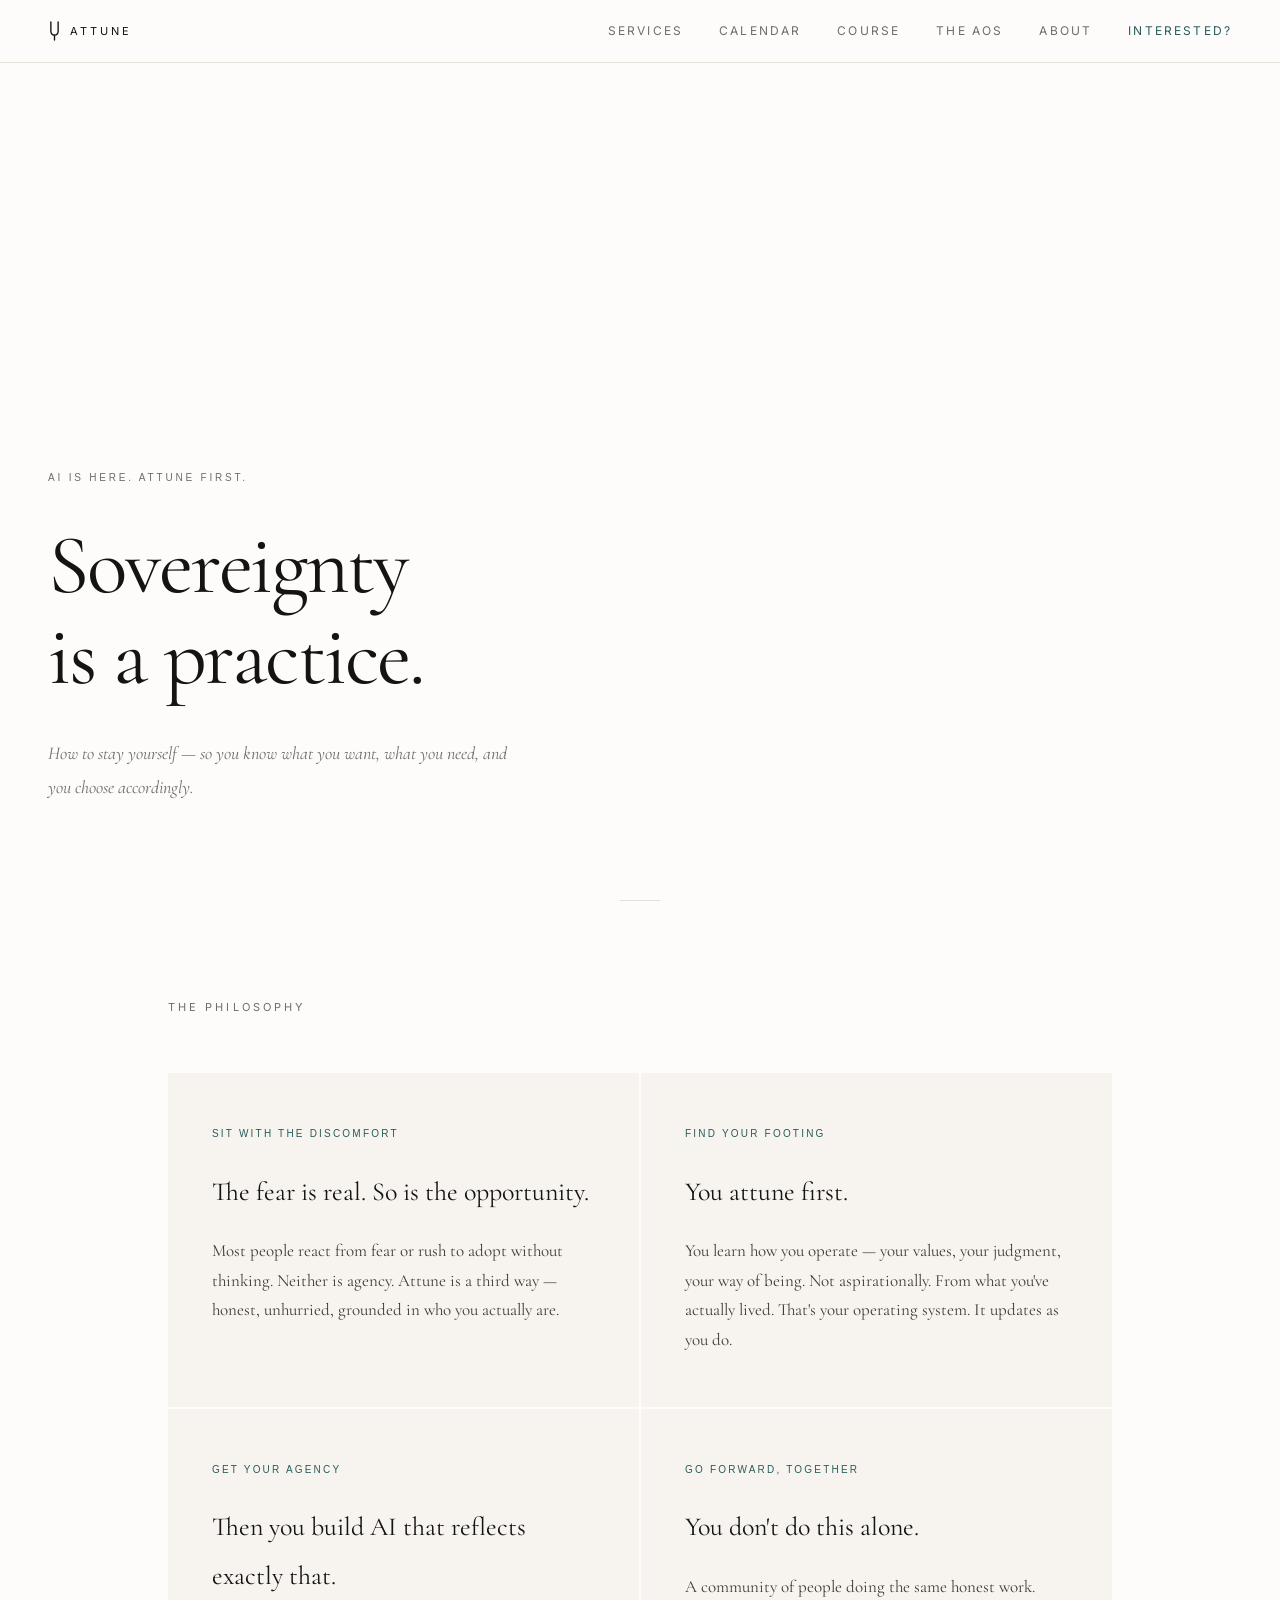
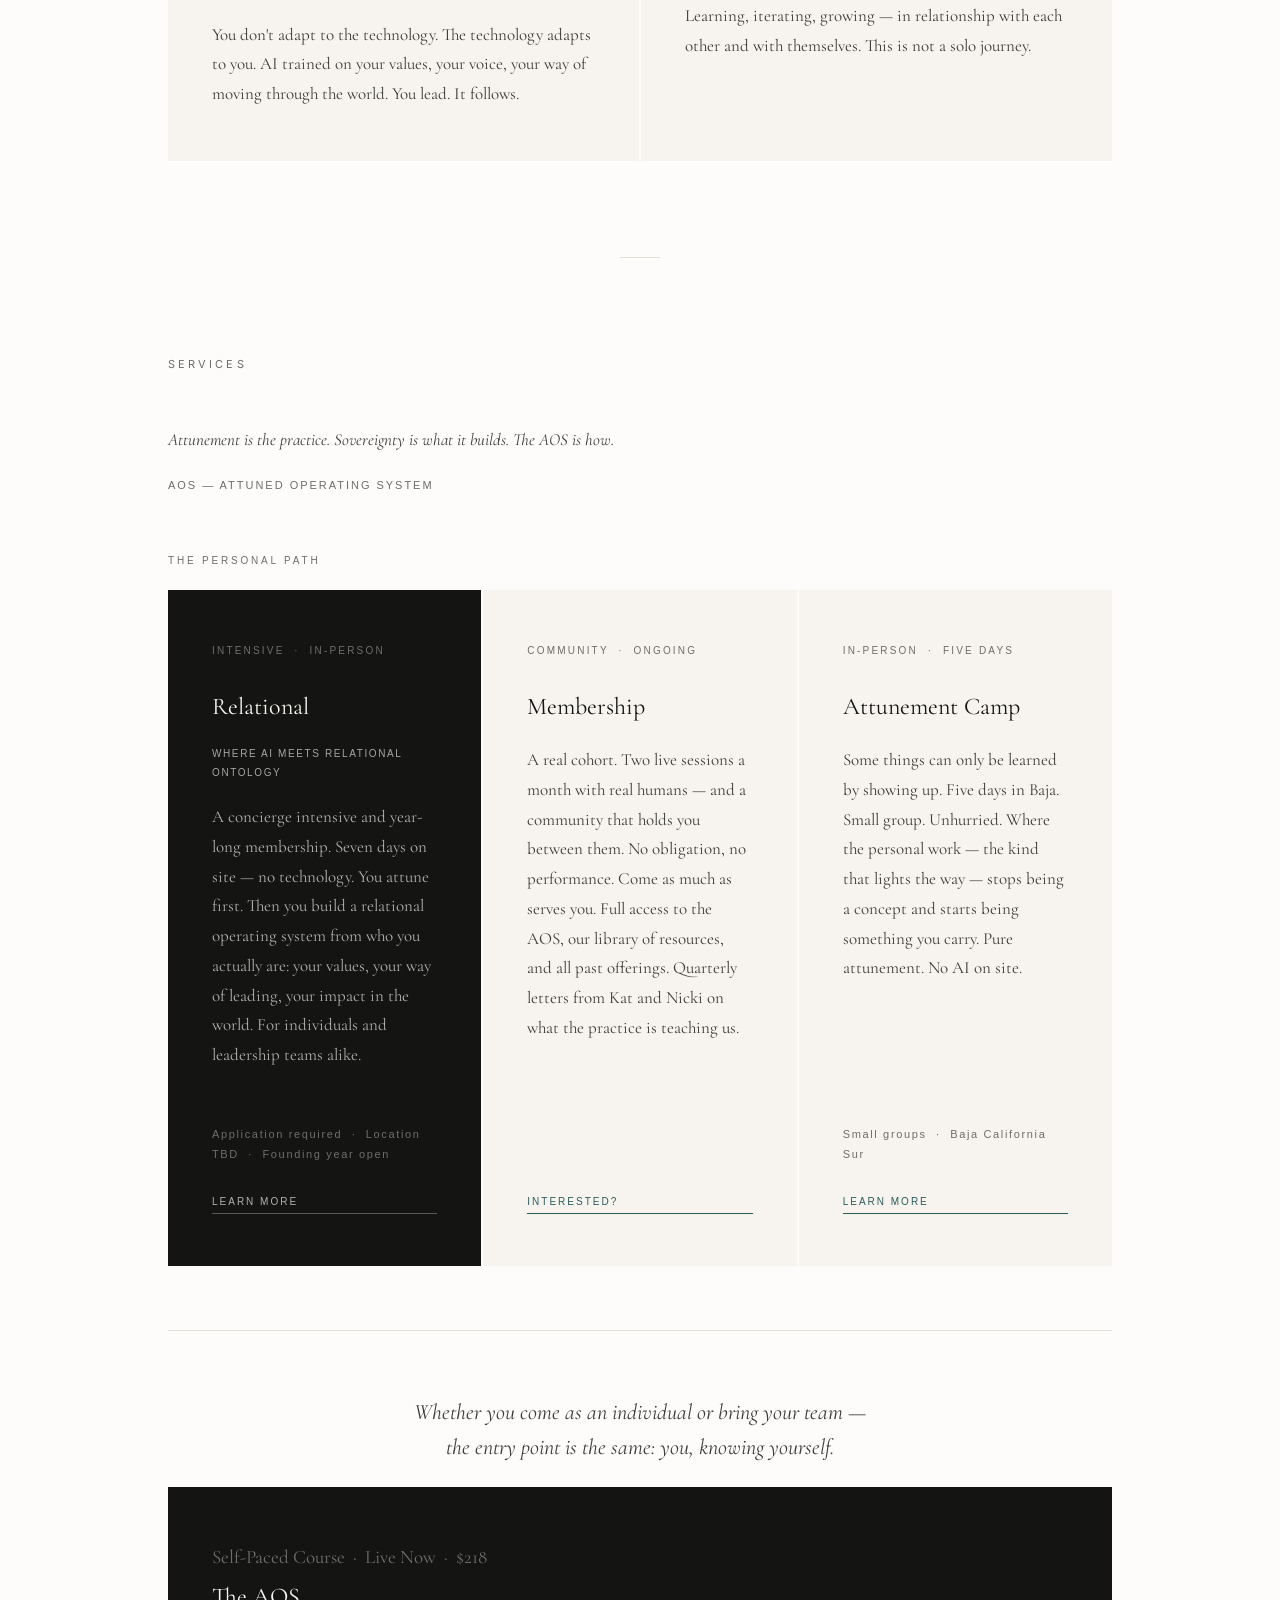
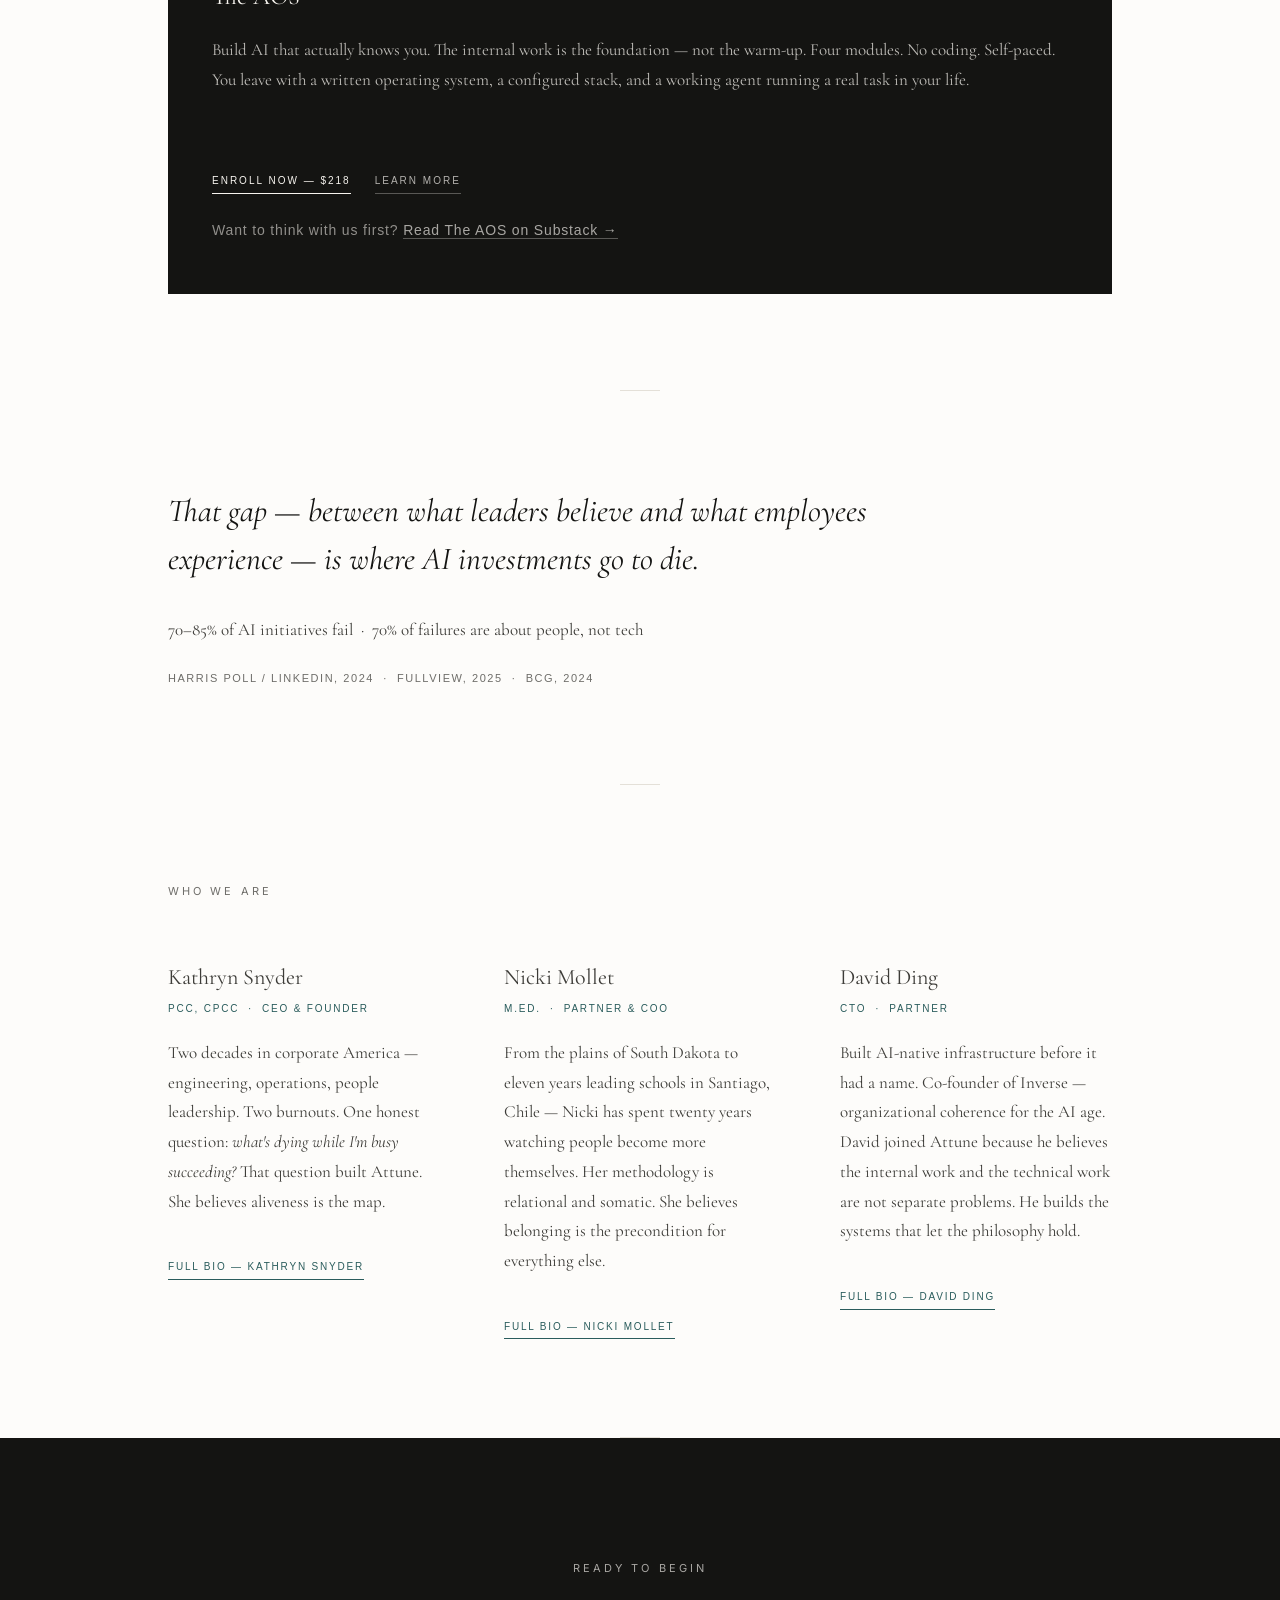
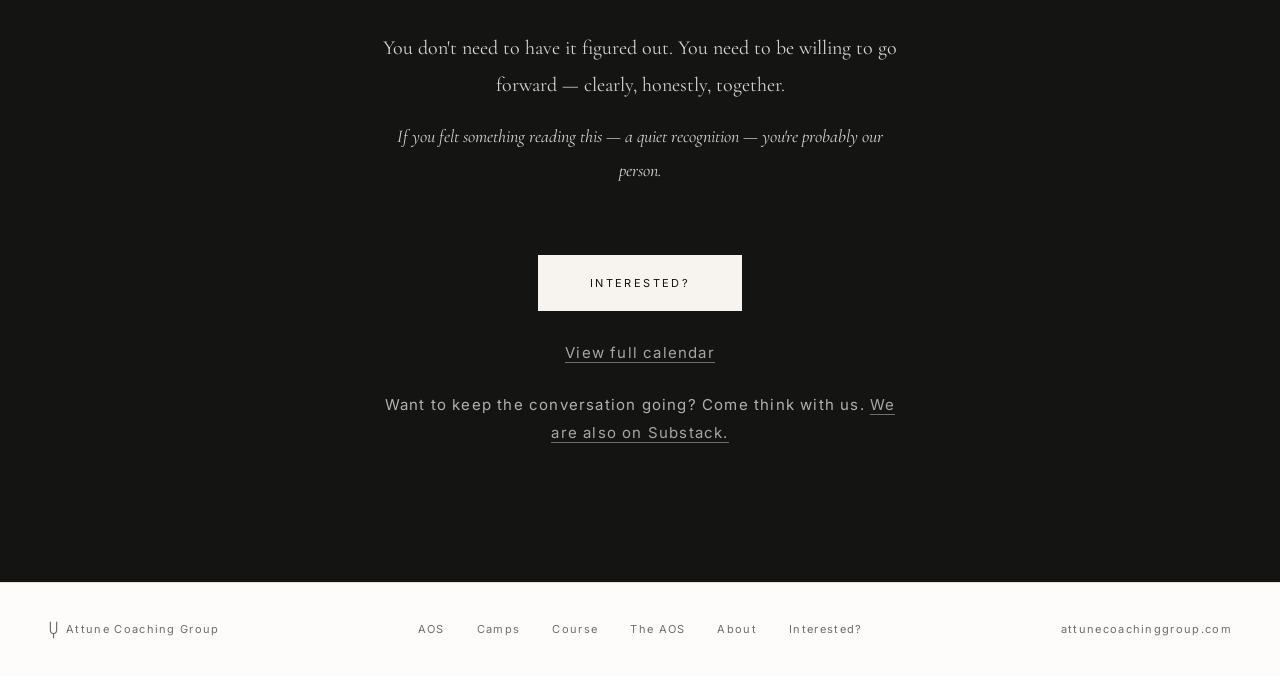
<file: index.html>
<!DOCTYPE html>
<html lang="en">
<head>
  <meta charset="UTF-8">
  <meta name="viewport" content="width=device-width, initial-scale=1.0">
  <meta name="description" content="Attune Coaching Group — AI is here. Attune first. How to stay yourself so you know what you want, what you need, and you choose accordingly.">
  <meta property="og:type" content="website">
  <meta property="og:url" content="https://attunecoachinggroup.com">
  <meta property="og:title" content="Attune — Sovereignty is a practice.">
  <meta property="og:description" content="AI is here. Attune first. Sovereignty is a practice — how to stay yourself so you know what you want, what you need, and you choose accordingly.">
  <meta property="og:image" content="https://attunecoachinggroup.com/images/baja-beach.jpeg">
  <title>Attune — Sovereignty is a practice.</title>
  <link rel="icon" type="image/svg+xml" href="favicon.svg">
  <link rel="stylesheet" href="style.css">
  <style>
    /* HOME-SPECIFIC */
    .hero {
      min-height: 100vh;
      display: flex;
      flex-direction: column;
      justify-content: flex-end;
      padding: 0 48px 96px;
      max-width: 100%;
    }
    @media (max-width: 600px) {
      .hero { padding: 0 24px 72px; }
    }
    .hero-tag {
      font-family: 'Helvetica Neue', Arial, sans-serif;
      font-size: 10px;
      letter-spacing: 0.28em;
      text-transform: uppercase;
      color: var(--muted);
      margin-bottom: 32px;
    }
    .hero h1 { max-width: 900px; }
    .hero-sub {
      font-size: 18px;
      color: var(--muted);
      font-style: italic;
      margin-top: 36px;
      max-width: 480px;
    }

    /* PHILOSOPHY */
    .philosophy-grid {
      display: grid;
      grid-template-columns: 1fr 1fr;
      gap: 2px;
      margin-top: 56px;
    }
    @media (max-width: 680px) { .philosophy-grid { grid-template-columns: 1fr; } }
    .philosophy-card {
      background: var(--cream);
      padding: 52px 44px;
    }
    .philosophy-card .card-label {
      font-family: 'Helvetica Neue', Arial, sans-serif;
      font-size: 10px;
      letter-spacing: 0.22em;
      text-transform: uppercase;
      color: var(--accent);
      margin-bottom: 24px;
      display: block;
    }
    .philosophy-card h3 { font-size: 26px; margin-bottom: 20px; }
    .philosophy-card p { font-size: 17px; color: var(--mid); line-height: 1.75; }

    /* OFFERS */
    .offers-grid {
      display: grid;
      grid-template-columns: 1fr 1fr 1fr;
      gap: 2px;
      margin-top: 56px;
    }
    @media (max-width: 800px) { .offers-grid { grid-template-columns: 1fr; } }
    .offer-card {
      padding: 52px 44px;
      background: var(--cream);
      display: flex;
      flex-direction: column;
    }
    .offer-card.featured { background: var(--dark); color: var(--cream); }
    .offer-card .offer-label {
      font-family: 'Helvetica Neue', Arial, sans-serif;
      font-size: 10px;
      letter-spacing: 0.22em;
      text-transform: uppercase;
      color: var(--muted);
      margin-bottom: 24px;
      display: block;
    }
    .offer-card.featured .offer-label { color: rgba(247,244,239,0.4); }
    .offer-card h3 { font-size: 24px; margin-bottom: 16px; }
    .offer-card p { font-size: 17px; color: var(--mid); line-height: 1.75; flex-grow: 1; }
    .offer-card.featured p { color: rgba(247,244,239,0.7); }
    .offer-price {
      font-family: 'Helvetica Neue', Arial, sans-serif;
      font-size: 11px;
      letter-spacing: 0.15em;
      color: var(--muted);
      margin-top: 32px;
    }
    .offer-card.featured .offer-price { color: rgba(247,244,239,0.4); }
    .offer-link {
      display: inline-block;
      margin-top: 28px;
      font-family: 'Helvetica Neue', Arial, sans-serif;
      font-size: 10px;
      letter-spacing: 0.2em;
      text-transform: uppercase;
      text-decoration: none;
      color: var(--accent);
      border-bottom: 1px solid var(--accent);
      padding-bottom: 2px;
    }
    .offer-card.featured .offer-link { color: rgba(247,244,239,0.7); border-color: rgba(247,244,239,0.3); }
    .offer-link:hover { opacity: 0.6; }
    .offer-subtitle {
      font-family: 'Helvetica Neue', Arial, sans-serif;
      font-size: 10px;
      letter-spacing: 0.16em;
      text-transform: uppercase;
      color: rgba(247,244,239,0.5);
      margin-bottom: 20px;
      display: block;
    }

    /* PATH LABELS */
    .path-row-label {
      font-family: 'Helvetica Neue', Arial, sans-serif;
      font-size: 10px;
      letter-spacing: 0.28em;
      text-transform: uppercase;
      color: var(--muted);
      display: block;
      margin-top: 56px;
      margin-bottom: 20px;
    }
    .offers-grid.cols-2 { grid-template-columns: 1fr 1fr; }
    @media (max-width: 700px) { .offers-grid.cols-2 { grid-template-columns: 1fr; } }
    .offers-grid.cols-3 { grid-template-columns: 1fr 1fr 1fr; }
    @media (max-width: 900px) { .offers-grid.cols-3 { grid-template-columns: 1fr 1fr; } }
    @media (max-width: 560px) { .offers-grid.cols-3 { grid-template-columns: 1fr; } }
    .offers-grid.cols-1 { grid-template-columns: 1fr; }
    .offers-grid.no-top { margin-top: 0; }

    /* MISSION CARD */
    .mission-card {
      margin-top: 2px;
      padding: 52px 44px;
      background: var(--dark);
      color: var(--cream);
      display: flex;
      flex-direction: column;
    }
    .mission-card .offer-label { color: rgba(247,244,239,0.4); }
    .mission-card h3 { font-size: 24px; margin-bottom: 16px; color: var(--cream); }
    .mission-card p { font-size: 17px; color: rgba(247,244,239,0.75); line-height: 1.75; flex-grow: 1; }
    .mission-card .offer-price { color: rgba(247,244,239,0.4); margin-top: 32px; }
    .mission-card .offer-link { color: rgba(247,244,239,0.7); border-color: rgba(247,244,239,0.3); margin-top: 28px; }

    /* TEAM STRIP */
    .team-strip {
      display: grid;
      grid-template-columns: 1fr 1fr 1fr;
      gap: 64px;
      margin-top: 56px;
    }
    @media (max-width: 860px) { .team-strip { grid-template-columns: 1fr 1fr; gap: 48px; } }
    @media (max-width: 560px) { .team-strip { grid-template-columns: 1fr; gap: 48px; } }
    .team-strip .name { font-size: 22px; margin-bottom: 4px; }
    .team-strip .title {
      font-family: 'Helvetica Neue', Arial, sans-serif;
      font-size: 10px;
      letter-spacing: 0.18em;
      text-transform: uppercase;
      color: var(--accent);
      margin-bottom: 20px;
    }
    .team-strip p { font-size: 17px; color: var(--mid); line-height: 1.75; }
    .team-strip a {
      display: inline-block;
      margin-top: 20px;
      font-family: 'Helvetica Neue', Arial, sans-serif;
      font-size: 10px;
      letter-spacing: 0.18em;
      text-transform: uppercase;
      color: var(--accent);
      text-decoration: none;
      border-bottom: 1px solid var(--accent);
      padding-bottom: 2px;
    }

    /* STATS */
    .stats-grid {
      display: grid;
      grid-template-columns: 1fr 1fr 1fr;
      gap: 2px;
      margin-bottom: 64px;
    }
    @media (max-width: 700px) { .stats-grid { grid-template-columns: 1fr; } }
    .stat-block {
      padding: 52px 44px;
      background: var(--cream);
      display: flex;
      flex-direction: column;
    }
    .stat-num {
      font-size: clamp(64px, 8vw, 96px);
      font-family: 'Georgia', serif;
      font-weight: normal;
      line-height: 1;
      letter-spacing: -0.03em;
      color: var(--dark);
      margin-bottom: 20px;
    }
    .stat-label {
      font-size: 16px;
      color: var(--mid);
      line-height: 1.6;
      flex-grow: 1;
    }
    .stat-source {
      font-family: 'Helvetica Neue', Arial, sans-serif;
      font-size: 10px;
      letter-spacing: 0.14em;
      color: var(--muted);
      margin-top: 20px;
    }
    .stats-note {
      font-size: clamp(18px, 2.5vw, 24px);
      font-style: italic;
      color: var(--mid);
      text-align: center;
      max-width: 640px;
      margin: 0 auto;
      line-height: 1.5;
    }
  </style>
</head>
<body>
<a class="skip-link" href="#main-content">Skip to main content</a>

<!-- NAV -->
<nav aria-label="Main navigation">
  <a href="index.html" class="nav-logo"><svg xmlns="http://www.w3.org/2000/svg" width="13" height="20" viewBox="0 0 14 22" fill="none" stroke="currentColor" stroke-width="1.5" stroke-linecap="round" stroke-linejoin="round" aria-hidden="true" focusable="false"><path d="M3 1v10q0 4.5 4 4.5q4 0 4-4.5v-10"/><line x1="7" y1="15.5" x2="7" y2="21"/></svg>Attune</a>
  <div class="nav-links">
    <a href="#work">Services</a>
    <a href="calendar.html">Calendar</a>
    <a href="course.html" class="nav-primary">Course</a>
    <a href="https://nickimollet.substack.com/s/the-aos" target="_blank" rel="noopener">The AOS</a>
    <a href="about.html">About</a>
    <a href="apply.html" class="cta">Interested?</a>
  </div>
</nav>

<!-- HERO -->
<main id="main-content">
<div class="hero">
  <p class="hero-tag">AI is here. Attune first.</p>
  <h1>Sovereignty<br>is a practice.</h1>
  <p class="hero-sub">How to stay yourself — so you know what you want, what you need, and you choose accordingly.</p>
</div>

<div class="divider"></div>

<!-- PHILOSOPHY -->
<section class="wide">
  <span class="label">The Philosophy</span>
  <div class="philosophy-grid">
    <div class="philosophy-card">
      <span class="card-label">Sit with the discomfort</span>
      <h3>The fear is real. So is the opportunity.</h3>
      <p>Most people react from fear or rush to adopt without thinking. Neither is agency. Attune is a third way — honest, unhurried, grounded in who you actually are.</p>
    </div>
    <div class="philosophy-card">
      <span class="card-label">Find your footing</span>
      <h3>You attune first.</h3>
      <p>You learn how you operate — your values, your judgment, your way of being. Not aspirationally. From what you've actually lived. That's your operating system. It updates as you do.</p>
    </div>
    <div class="philosophy-card">
      <span class="card-label">Get your agency</span>
      <h3>Then you build AI that reflects exactly that.</h3>
      <p>You don't adapt to the technology. The technology adapts to you. AI trained on your values, your voice, your way of moving through the world. You lead. It follows.</p>
    </div>
    <div class="philosophy-card">
      <span class="card-label">Go forward, together</span>
      <h3>You don't do this alone.</h3>
      <p>A community of people doing the same honest work. Learning, iterating, growing — in relationship with each other and with themselves. This is not a solo journey.</p>
    </div>
  </div>
</section>

<div class="divider"></div>

<!-- OFFERS -->
<section class="wide" id="work">
  <span class="label">Services</span>

  <p style="font-size: 17px; font-style: italic; color: var(--mid); max-width: 560px; margin-top: 32px; line-height: 1.6;">Attunement is the practice. Sovereignty is what it builds. The AOS is how.</p>
  <p style="font-size: 11px; font-family: 'Helvetica Neue', Arial, sans-serif; letter-spacing: 0.18em; text-transform: uppercase; color: var(--muted); margin-top: 16px;">AOS — Attuned Operating System</p>
  <span class="path-row-label">The Personal Path</span>
  <div class="offers-grid cols-3 no-top">
    <div class="offer-card featured">
      <span class="offer-label">Intensive &nbsp;·&nbsp; In-Person</span>
      <h3>Relational</h3>
      <span class="offer-subtitle">Where AI meets relational ontology</span>
      <p>A concierge intensive and year-long membership. Seven days on site — no technology. You attune first. Then you build a relational operating system from who you actually are: your values, your way of leading, your impact in the world. For individuals and leadership teams alike.</p>
      <span class="offer-price">Application required &nbsp;·&nbsp; Location TBD &nbsp;·&nbsp; Founding year open</span>
      <a href="aos.html" class="offer-link">Learn more</a>
    </div>
    <div class="offer-card">
      <span class="offer-label">Community &nbsp;·&nbsp; Ongoing</span>
      <h3>Membership</h3>
      <p>A real cohort. Two live sessions a month with real humans — and a community that holds you between them. No obligation, no performance. Come as much as serves you. Full access to the AOS, our library of resources, and all past offerings. Quarterly letters from Kat and Nicki on what the practice is teaching us.</p>
      <a href="apply.html" class="offer-link">Interested?</a>
    </div>
    <div class="offer-card">
      <span class="offer-label">In-Person &nbsp;·&nbsp; Five Days</span>
      <h3>Attunement Camp</h3>
      <p>Some things can only be learned by showing up. Five days in Baja. Small group. Unhurried. Where the personal work — the kind that lights the way — stops being a concept and starts being something you carry. Pure attunement. No AI on site.</p>
      <span class="offer-price">Small groups &nbsp;·&nbsp; Baja California Sur</span>
      <a href="camps.html" class="offer-link">Learn more</a>
    </div>
  </div>

  <p style="font-size: 22px; color: var(--mid); font-style: italic; text-align: center; margin-top: 64px; padding-top: 64px; border-top: 1px solid var(--rule); line-height: 1.6;">Whether you come as an individual or bring your team —<br>the entry point is the same: you, knowing yourself.</p>

  <div class="mission-card">
    <span class="offer-label">Self-Paced Course &nbsp;·&nbsp; Live Now &nbsp;·&nbsp; $218</span>
    <h3>The AOS</h3>
    <p>Build AI that actually knows you. The internal work is the foundation — not the warm-up. Four modules. No coding. Self-paced. You leave with a written operating system, a configured stack, and a working agent running a real task in your life.</p>
    <div style="display:flex; gap: 24px; align-items: center; flex-wrap: wrap; margin-top: 28px;">
      <a href="https://nicki-mollet.mykajabi.com/offers/NSTBYwdZ" class="offer-link" style="color: var(--cream); border-color: var(--cream);">Enroll Now — $218</a>
      <a href="course.html" class="offer-link">Learn more</a>
    </div>
    <p style="font-size: 14px; color: rgba(247,244,239,0.55); margin-top: 24px; font-family: 'Helvetica Neue', Arial, sans-serif; letter-spacing: 0.06em;">Want to think with us first? <a href="https://nickimollet.substack.com/s/the-aos" target="_blank" rel="noopener" style="color: rgba(247,244,239,0.65); border-bottom: 1px solid rgba(247,244,239,0.3); text-decoration: none;">Read The AOS on Substack →</a></p>
  </div>
</section>

<div class="divider"></div>

<!-- DATA -->
<section class="wide">
  <p style="font-size: clamp(22px, 3vw, 32px); font-style: italic; color: var(--dark); max-width: 760px; line-height: 1.5; margin-bottom: 32px;">That gap — between what leaders believe and what employees experience — is where AI investments go to die.</p>
  <p style="font-size: 17px; color: var(--mid); line-height: 1.8;">70–85% of AI initiatives fail &nbsp;·&nbsp; 70% of failures are about people, not tech</p>
  <p style="font-family: 'Helvetica Neue', Arial, sans-serif; font-size: 11px; letter-spacing: 0.14em; text-transform: uppercase; color: var(--muted); margin-top: 10px;">Harris Poll / LinkedIn, 2024 &nbsp;·&nbsp; Fullview, 2025 &nbsp;·&nbsp; BCG, 2024</p>
</section>

<div class="divider"></div>

<!-- TEAM -->
<section class="wide">
  <span class="label">Who We Are</span>
  <div class="team-strip">
    <div>
      <p class="name">Kathryn Snyder</p>
      <p class="title">PCC, CPCC &nbsp;·&nbsp; CEO &amp; Founder</p>
      <p>Two decades in corporate America — engineering, operations, people leadership. Two burnouts. One honest question: <em>what's dying while I'm busy succeeding?</em> That question built Attune. She believes aliveness is the map.</p>
      <a href="about.html">Full bio — Kathryn Snyder</a>
    </div>
    <div>
      <p class="name">Nicki Mollet</p>
      <p class="title">M.Ed. &nbsp;·&nbsp; Partner &amp; COO</p>
      <p>From the plains of South Dakota to eleven years leading schools in Santiago, Chile — Nicki has spent twenty years watching people become more themselves. Her methodology is relational and somatic. She believes belonging is the precondition for everything else.</p>
      <a href="about.html">Full bio — Nicki Mollet</a>
    </div>
    <div>
      <p class="name">David Ding</p>
      <p class="title">CTO &nbsp;·&nbsp; Partner</p>
      <p>Built AI-native infrastructure before it had a name. Co-founder of Inverse — organizational coherence for the AI age. David joined Attune because he believes the internal work and the technical work are not separate problems. He builds the systems that let the philosophy hold.</p>
      <a href="about.html">Full bio — David Ding</a>
    </div>
  </div>
</section>

<div class="divider"></div>

<!-- CTA -->
<div class="cta-section">
  <span class="label">Ready to Begin</span>
  <p>You don't need to have it figured out. You need to be willing to go forward — clearly, honestly, together.</p>
  <p style="font-style: italic; font-size: 18px;">If you felt something reading this — a quiet recognition — you're probably our person.</p>
  <a href="apply.html" class="btn btn-light">Interested?</a>
  <p class="note"><a href="calendar.html" style="color: rgba(247,244,239,0.65); text-decoration: none; border-bottom: 1px solid rgba(247,244,239,0.4);">View full calendar</a></p>
  <p class="note" style="margin-top: 24px;">Want to keep the conversation going? Come think with us. <a href="https://nickimollet.substack.com/s/the-aos" target="_blank" rel="noopener" style="color: rgba(247,244,239,0.65); text-decoration: none; border-bottom: 1px solid rgba(247,244,239,0.4);">We are also on Substack.</a></p>
</div>

</main>

<!-- FOOTER -->
<footer>
  <span style="display:inline-flex;align-items:center;gap:7px;"><svg xmlns="http://www.w3.org/2000/svg" width="11" height="18" viewBox="0 0 14 22" fill="none" stroke="currentColor" stroke-width="1.5" stroke-linecap="round" stroke-linejoin="round"><path d="M3 1v10q0 4.5 4 4.5q4 0 4-4.5v-10"/><line x1="7" y1="15.5" x2="7" y2="21"/></svg>Attune Coaching Group</span>
  <div style="display:flex; gap: 32px;">
    <a href="aos.html">AOS</a>
    <a href="camps.html">Camps</a>
    <a href="course.html">Course</a>
    <a href="https://nickimollet.substack.com/s/the-aos" target="_blank" rel="noopener">The AOS</a>
    <a href="about.html">About</a>
    <a href="apply.html">Interested?</a>
  </div>
  <span>attunecoachinggroup.com</span>
</footer>

</body>
</html>
</file>
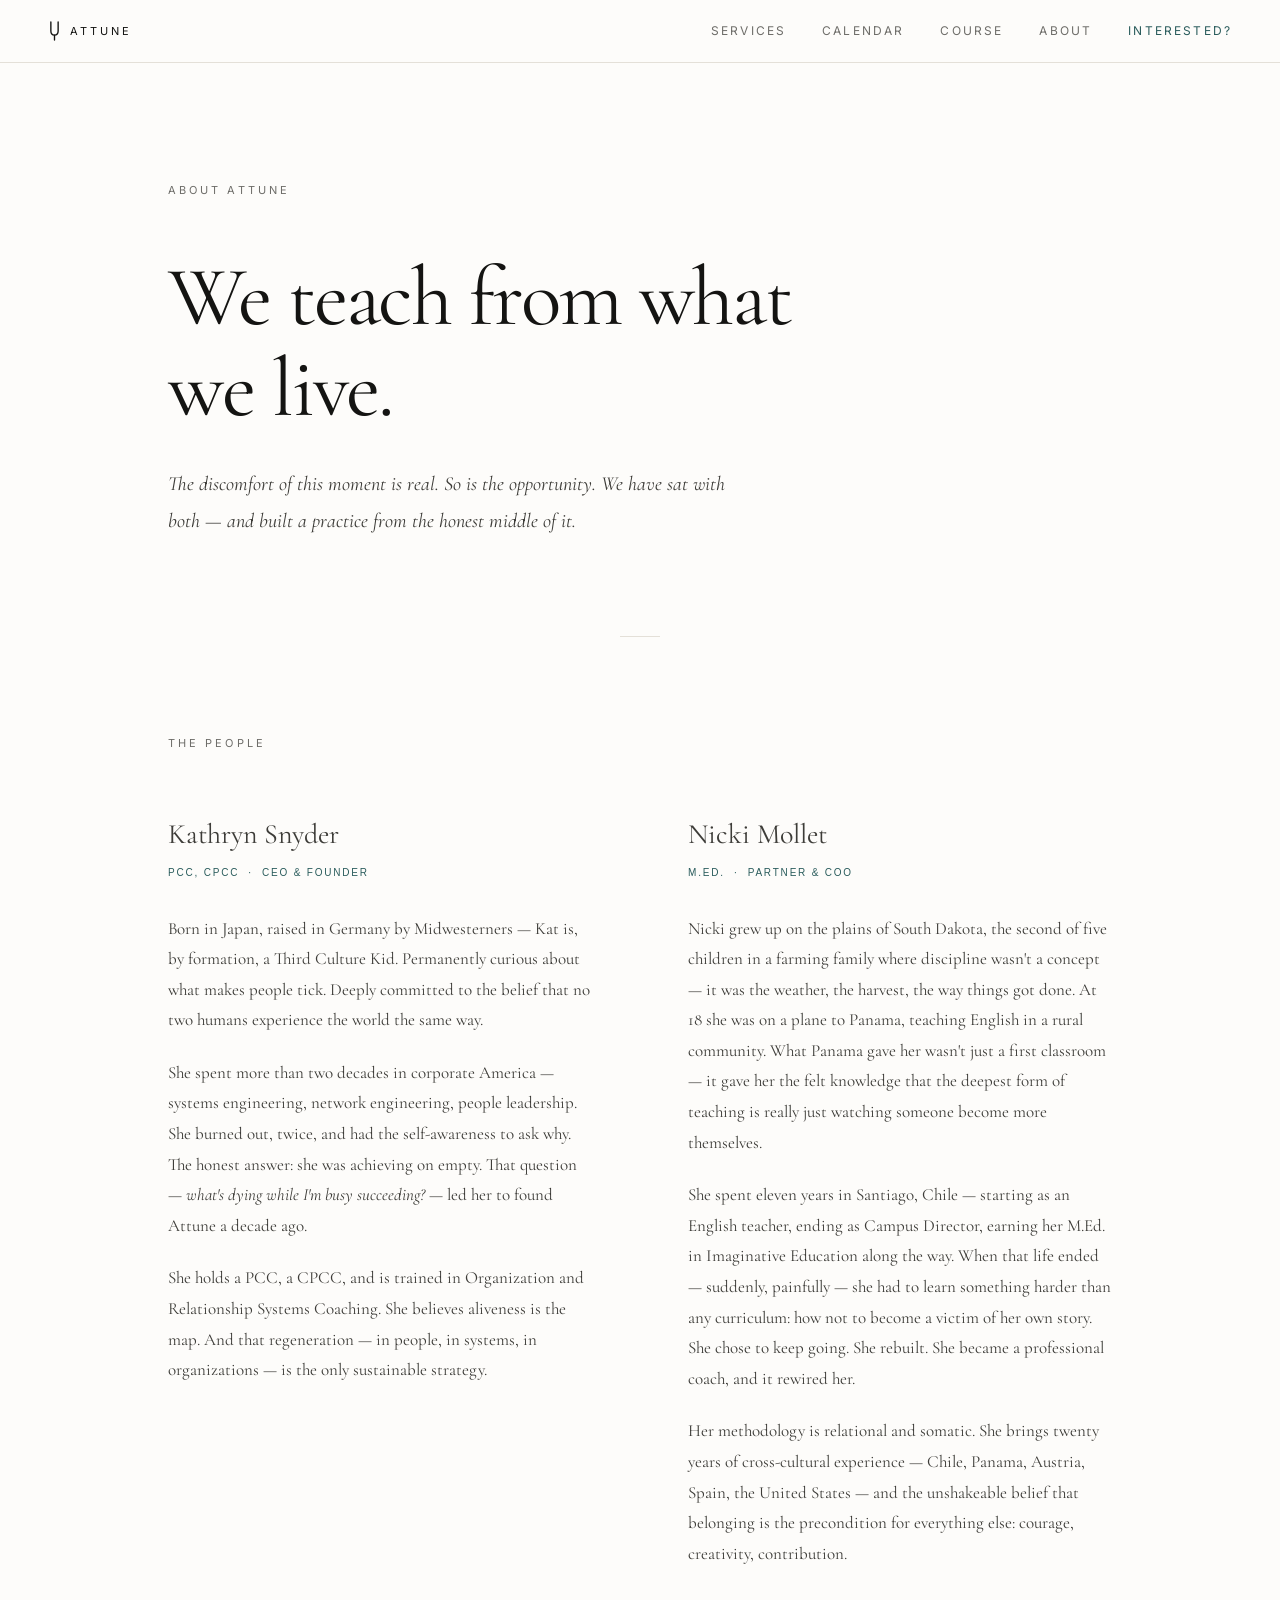
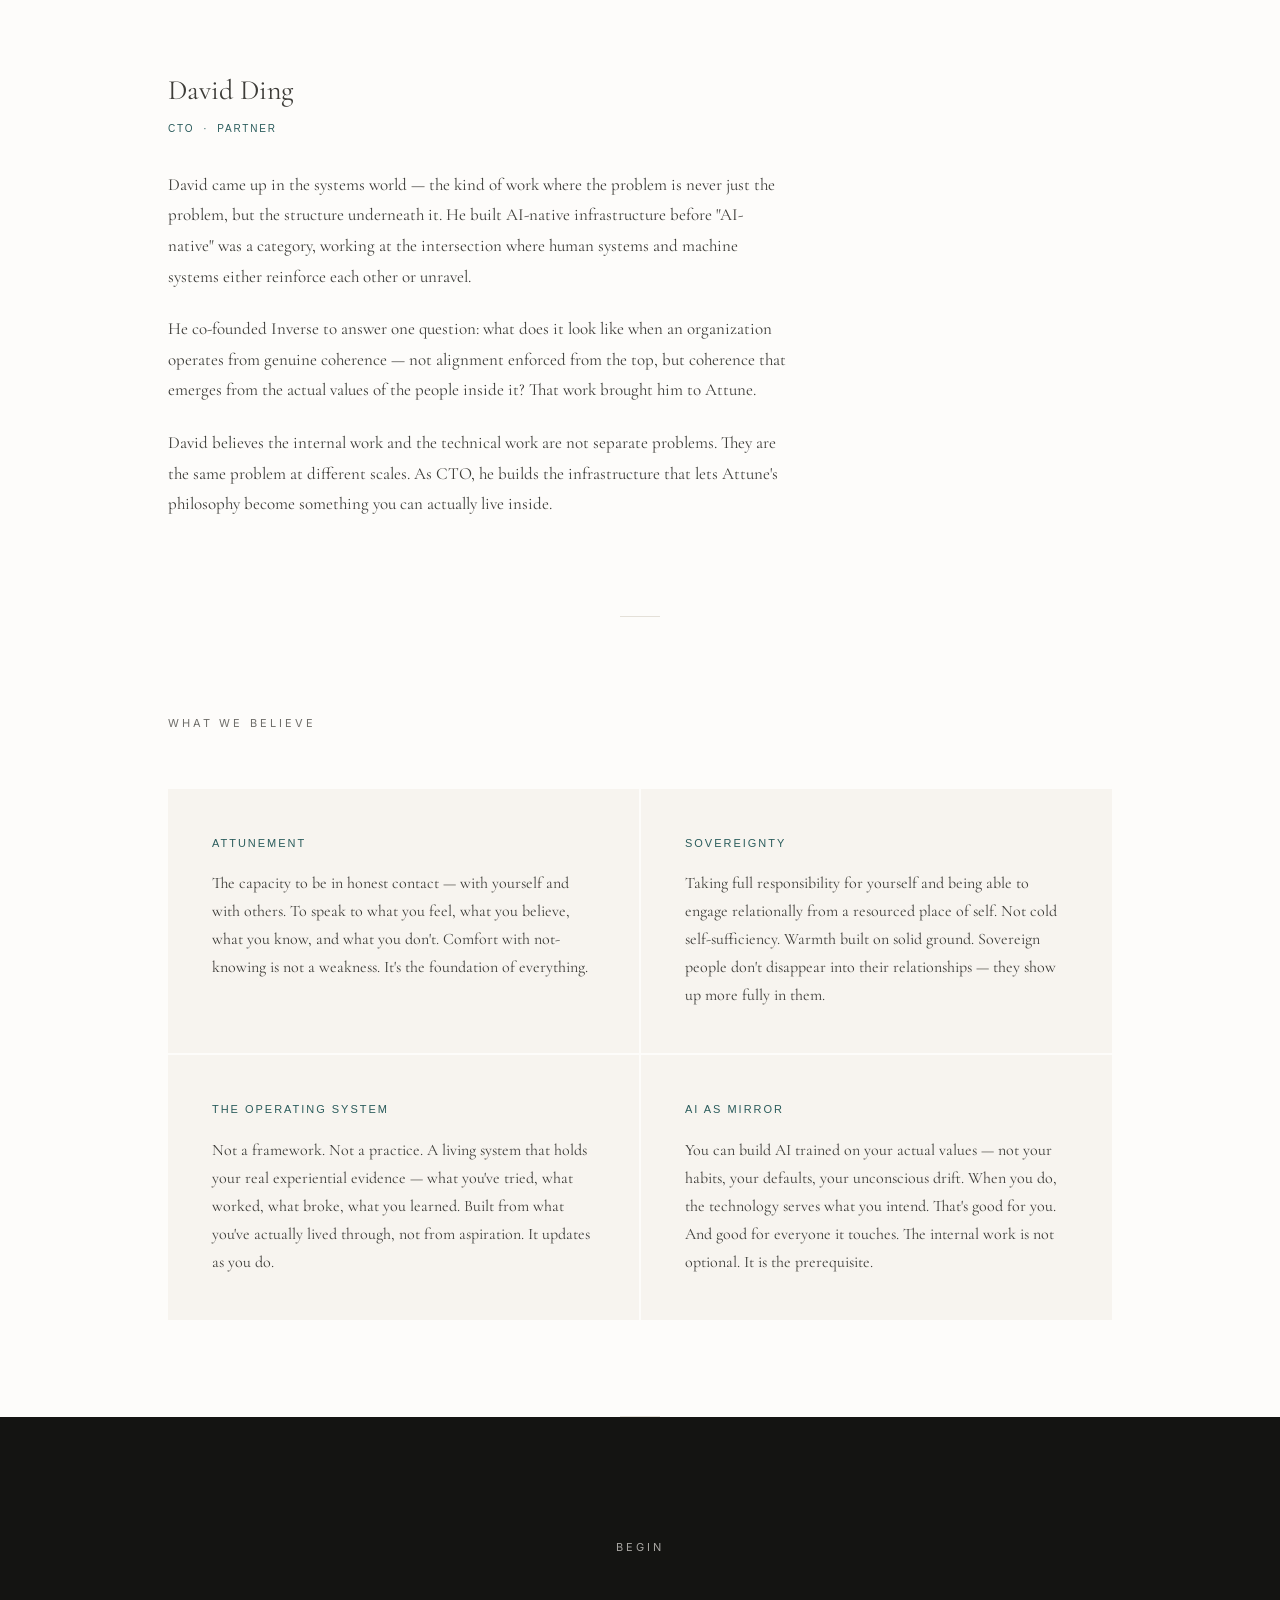
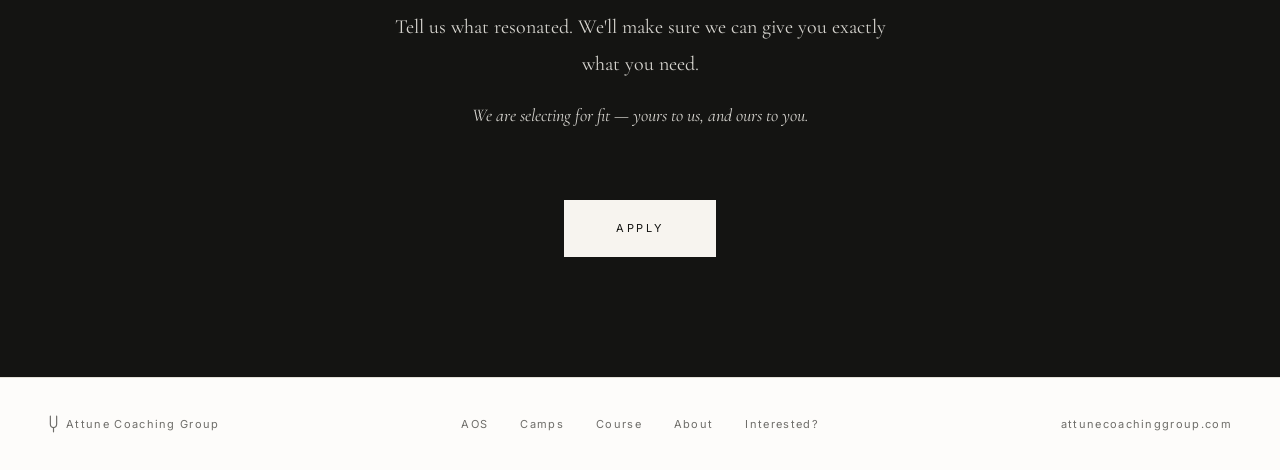
<file: about.html>
<!DOCTYPE html>
<html lang="en">
<head>
  <meta charset="UTF-8">
  <meta name="viewport" content="width=device-width, initial-scale=1.0">
  <meta name="description" content="Meet the Attune team — Kathryn Snyder (CEO), Nicki Mollet (COO), and David Ding (CTO). We teach from what we live.">
  <meta property="og:type" content="website">
  <meta property="og:url" content="https://attunecoachinggroup.com/about.html">
  <meta property="og:title" content="About — Attune">
  <meta property="og:description" content="Meet the Attune team — Kathryn Snyder (CEO), Nicki Mollet (COO), and David Ding (CTO). We teach from what we live.">
  <meta property="og:image" content="https://attunecoachinggroup.com/images/baja-beach.jpeg">
  <title>About — Attune</title>
  <link rel="icon" type="image/svg+xml" href="favicon.svg">
  <link rel="stylesheet" href="style.css">
  <style>
    .about-hero { padding: 180px 48px 96px; max-width: var(--wide); margin: 0 auto; }
    .about-hero h1 { max-width: 700px; }
    .about-hero p { font-size: 20px; color: var(--mid); font-style: italic; max-width: 560px; margin-top: 32px; }
    .team-full { display: grid; grid-template-columns: 1fr 1fr; gap: 96px; margin-top: 56px; }
    @media (max-width: 700px) { .team-full { grid-template-columns: 1fr; gap: 64px; } }
    .team-cto { grid-column: 1 / -1; }
    .team-cto .cto-bio { max-width: 620px; }
    .team-full .name { font-size: 28px; font-weight: normal; margin-bottom: 4px; }
    .team-full .title {
      font-family: 'Helvetica Neue', Arial, sans-serif;
      font-size: 10px; letter-spacing: 0.18em;
      text-transform: uppercase; color: var(--accent); margin-bottom: 32px;
    }
    .team-full p { font-size: 17px; color: var(--mid); line-height: 1.8; }
    .belief-grid { display: grid; grid-template-columns: 1fr 1fr; gap: 2px; margin-top: 56px; }
    @media (max-width: 640px) { .belief-grid { grid-template-columns: 1fr; } }
    .belief { background: var(--cream); padding: 44px; }
    .belief strong { display: block; font-family: 'Helvetica Neue', Arial, sans-serif; font-size: 11px; letter-spacing: 0.18em; text-transform: uppercase; color: var(--accent); margin-bottom: 16px; font-weight: normal; }
    .belief p { font-size: 16px; color: var(--mid); line-height: 1.75; margin: 0; }
  </style>
</head>
<body>
<a class="skip-link" href="#main-content">Skip to main content</a>

<nav aria-label="Main navigation">
  <a href="index.html" class="nav-logo"><svg xmlns="http://www.w3.org/2000/svg" width="13" height="20" viewBox="0 0 14 22" fill="none" stroke="currentColor" stroke-width="1.5" stroke-linecap="round" stroke-linejoin="round" aria-hidden="true" focusable="false"><path d="M3 1v10q0 4.5 4 4.5q4 0 4-4.5v-10"/><line x1="7" y1="15.5" x2="7" y2="21"/></svg>Attune</a>
  <div class="nav-links">
    <a href="index.html#work">Services</a>
    <a href="calendar.html">Calendar</a>
    <a href="course.html">Course</a>
    <a href="about.html">About</a>
    <a href="apply.html" class="cta">Interested?</a>
  </div>
</nav>

<main id="main-content">
<div class="about-hero">
  <span class="label">About Attune</span>
  <h1>We teach from what we live.</h1>
  <p>The discomfort of this moment is real. So is the opportunity. We have sat with both — and built a practice from the honest middle of it.</p>
</div>

<div class="divider"></div>

<section class="wide">
  <span class="label">The People</span>
  <div class="team-full">
    <div>
      <p class="name">Kathryn Snyder</p>
      <p class="title">PCC, CPCC &nbsp;·&nbsp; CEO &amp; Founder</p>
      <p>Born in Japan, raised in Germany by Midwesterners — Kat is, by formation, a Third Culture Kid. Permanently curious about what makes people tick. Deeply committed to the belief that no two humans experience the world the same way.</p>
      <p>She spent more than two decades in corporate America — systems engineering, network engineering, people leadership. She burned out, twice, and had the self-awareness to ask why. The honest answer: she was achieving on empty. That question — <em>what's dying while I'm busy succeeding?</em> — led her to found Attune a decade ago.</p>
      <p>She holds a PCC, a CPCC, and is trained in Organization and Relationship Systems Coaching. She believes aliveness is the map. And that regeneration — in people, in systems, in organizations — is the only sustainable strategy.</p>
    </div>
    <div>
      <p class="name">Nicki Mollet</p>
      <p class="title">M.Ed. &nbsp;·&nbsp; Partner &amp; COO</p>
      <p>Nicki grew up on the plains of South Dakota, the second of five children in a farming family where discipline wasn't a concept — it was the weather, the harvest, the way things got done. At 18 she was on a plane to Panama, teaching English in a rural community. What Panama gave her wasn't just a first classroom — it gave her the felt knowledge that the deepest form of teaching is really just watching someone become more themselves.</p>
      <p>She spent eleven years in Santiago, Chile — starting as an English teacher, ending as Campus Director, earning her M.Ed. in Imaginative Education along the way. When that life ended — suddenly, painfully — she had to learn something harder than any curriculum: how not to become a victim of her own story. She chose to keep going. She rebuilt. She became a professional coach, and it rewired her.</p>
      <p>Her methodology is relational and somatic. She brings twenty years of cross-cultural experience — Chile, Panama, Austria, Spain, the United States — and the unshakeable belief that belonging is the precondition for everything else: courage, creativity, contribution.</p>
    </div>
    <div class="team-cto">
      <p class="name">David Ding</p>
      <p class="title">CTO &nbsp;·&nbsp; Partner</p>
      <div class="cto-bio">
        <p>David came up in the systems world — the kind of work where the problem is never just the problem, but the structure underneath it. He built AI-native infrastructure before "AI-native" was a category, working at the intersection where human systems and machine systems either reinforce each other or unravel.</p>
        <p>He co-founded Inverse to answer one question: what does it look like when an organization operates from genuine coherence — not alignment enforced from the top, but coherence that emerges from the actual values of the people inside it? That work brought him to Attune.</p>
        <p>David believes the internal work and the technical work are not separate problems. They are the same problem at different scales. As CTO, he builds the infrastructure that lets Attune's philosophy become something you can actually live inside.</p>
      </div>
    </div>
  </div>
</section>

<div class="divider"></div>

<section class="wide">
  <span class="label">What We Believe</span>
  <div class="belief-grid">
    <div class="belief">
      <strong>Attunement</strong>
      <p>The capacity to be in honest contact — with yourself and with others. To speak to what you feel, what you believe, what you know, and what you don't. Comfort with not-knowing is not a weakness. It's the foundation of everything.</p>
    </div>
    <div class="belief">
      <strong>Sovereignty</strong>
      <p>Taking full responsibility for yourself and being able to engage relationally from a resourced place of self. Not cold self-sufficiency. Warmth built on solid ground. Sovereign people don't disappear into their relationships — they show up more fully in them.</p>
    </div>
    <div class="belief">
      <strong>The Operating System</strong>
      <p>Not a framework. Not a practice. A living system that holds your real experiential evidence — what you've tried, what worked, what broke, what you learned. Built from what you've actually lived through, not from aspiration. It updates as you do.</p>
    </div>
    <div class="belief">
      <strong>AI as Mirror</strong>
      <p>You can build AI trained on your actual values — not your habits, your defaults, your unconscious drift. When you do, the technology serves what you intend. That's good for you. And good for everyone it touches. The internal work is not optional. It is the prerequisite.</p>
    </div>
  </div>
</section>

<div class="divider"></div>

<div class="cta-section">
  <span class="label">Begin</span>
  <p>Tell us what resonated. We'll make sure we can give you exactly what you need.</p>
  <p style="font-style: italic; font-size: 18px;">We are selecting for fit — yours to us, and ours to you.</p>
  <a href="mailto:nicki@attunecoachinggroup.com,kathryn@attunecoachinggroup.com?subject=Attune%20%E2%80%94%20Let%27s%20connect&body=Hi%20Nicki%20and%20Kat%2C%0A%0AWhat%20resonated%20with%20me%3A%0A%0AWhat%20I%27m%20looking%20for%3A%0A%0A" class="btn btn-light">Apply</a>
</div>

</main>

<footer>
  <span style="display:inline-flex;align-items:center;gap:7px;"><svg xmlns="http://www.w3.org/2000/svg" width="11" height="18" viewBox="0 0 14 22" fill="none" stroke="currentColor" stroke-width="1.5" stroke-linecap="round" stroke-linejoin="round"><path d="M3 1v10q0 4.5 4 4.5q4 0 4-4.5v-10"/><line x1="7" y1="15.5" x2="7" y2="21"/></svg>Attune Coaching Group</span>
  <div style="display:flex; gap: 32px;">
    <a href="aos.html">AOS</a>
    <a href="camps.html">Camps</a>
    <a href="course.html">Course</a>
    <a href="about.html">About</a>
    <a href="apply.html">Interested?</a>
  </div>
  <span>attunecoachinggroup.com</span>
</footer>

</body>
</html>
</file>
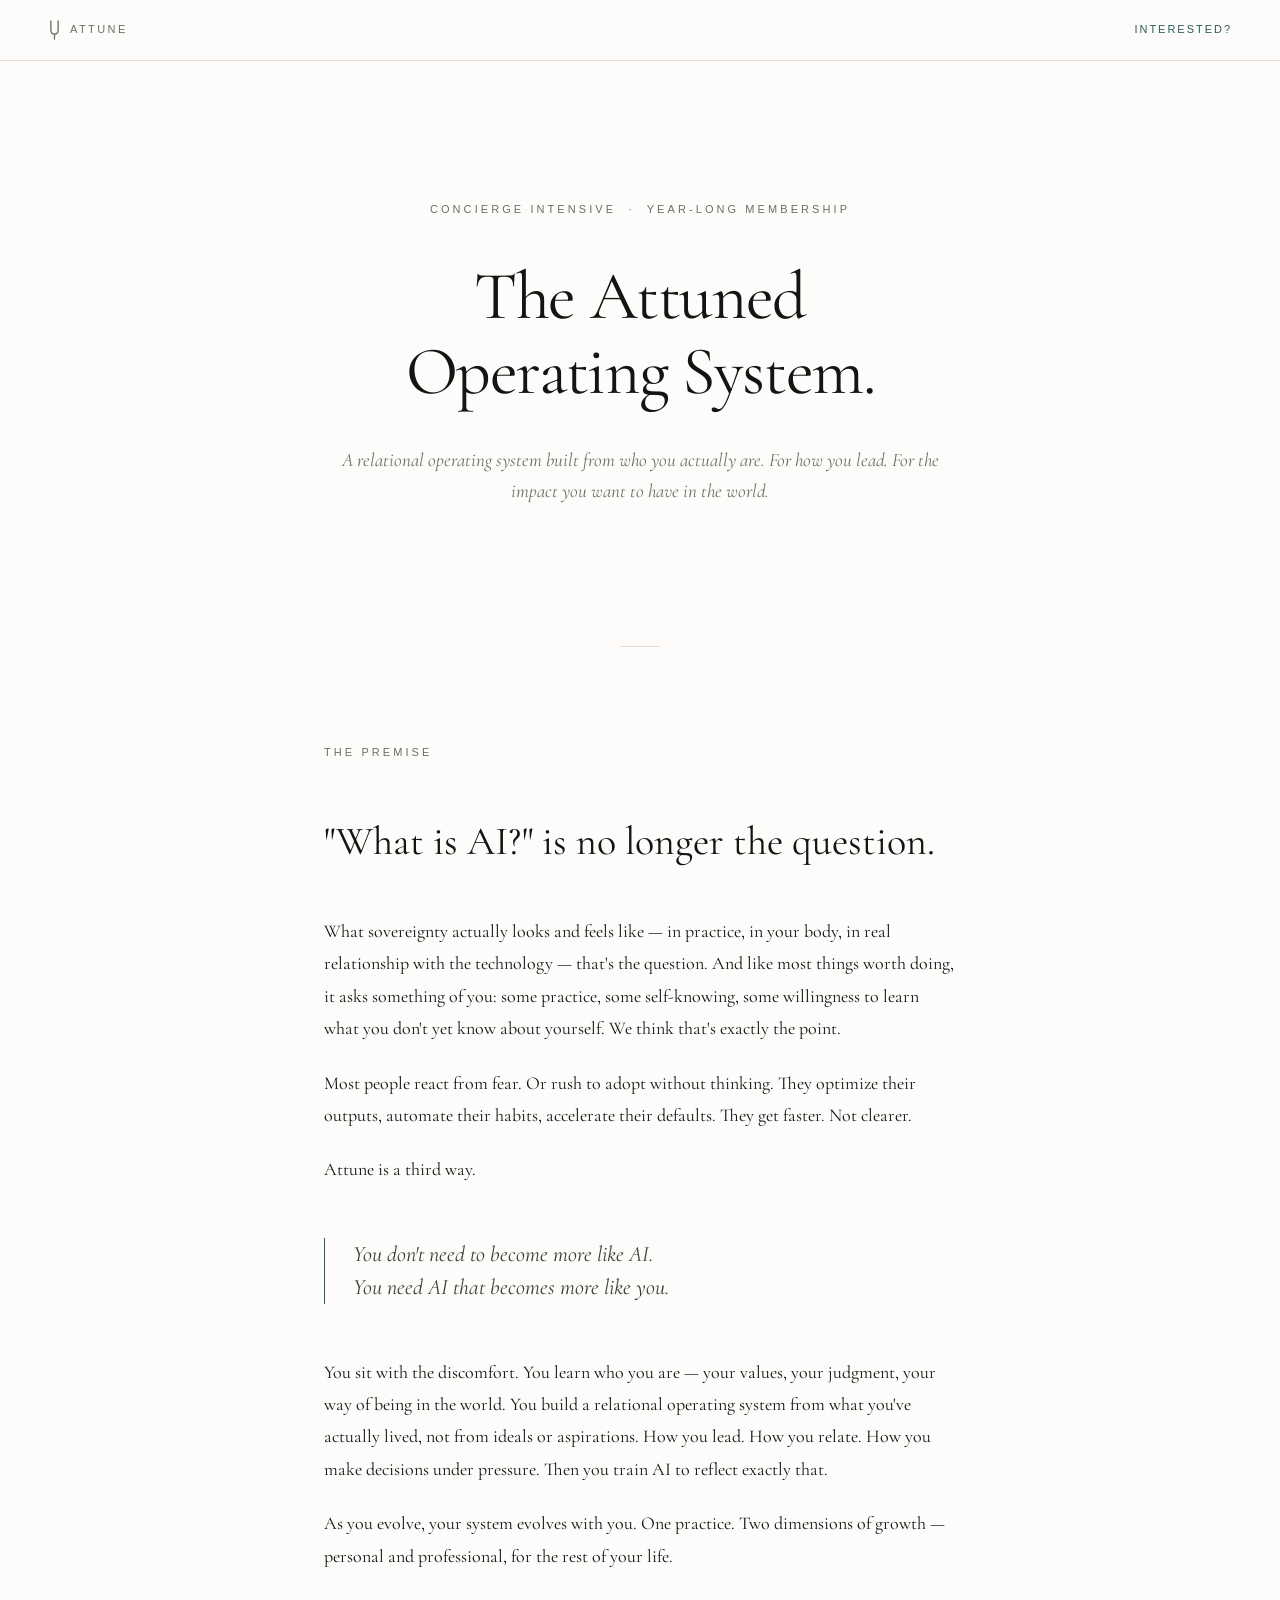
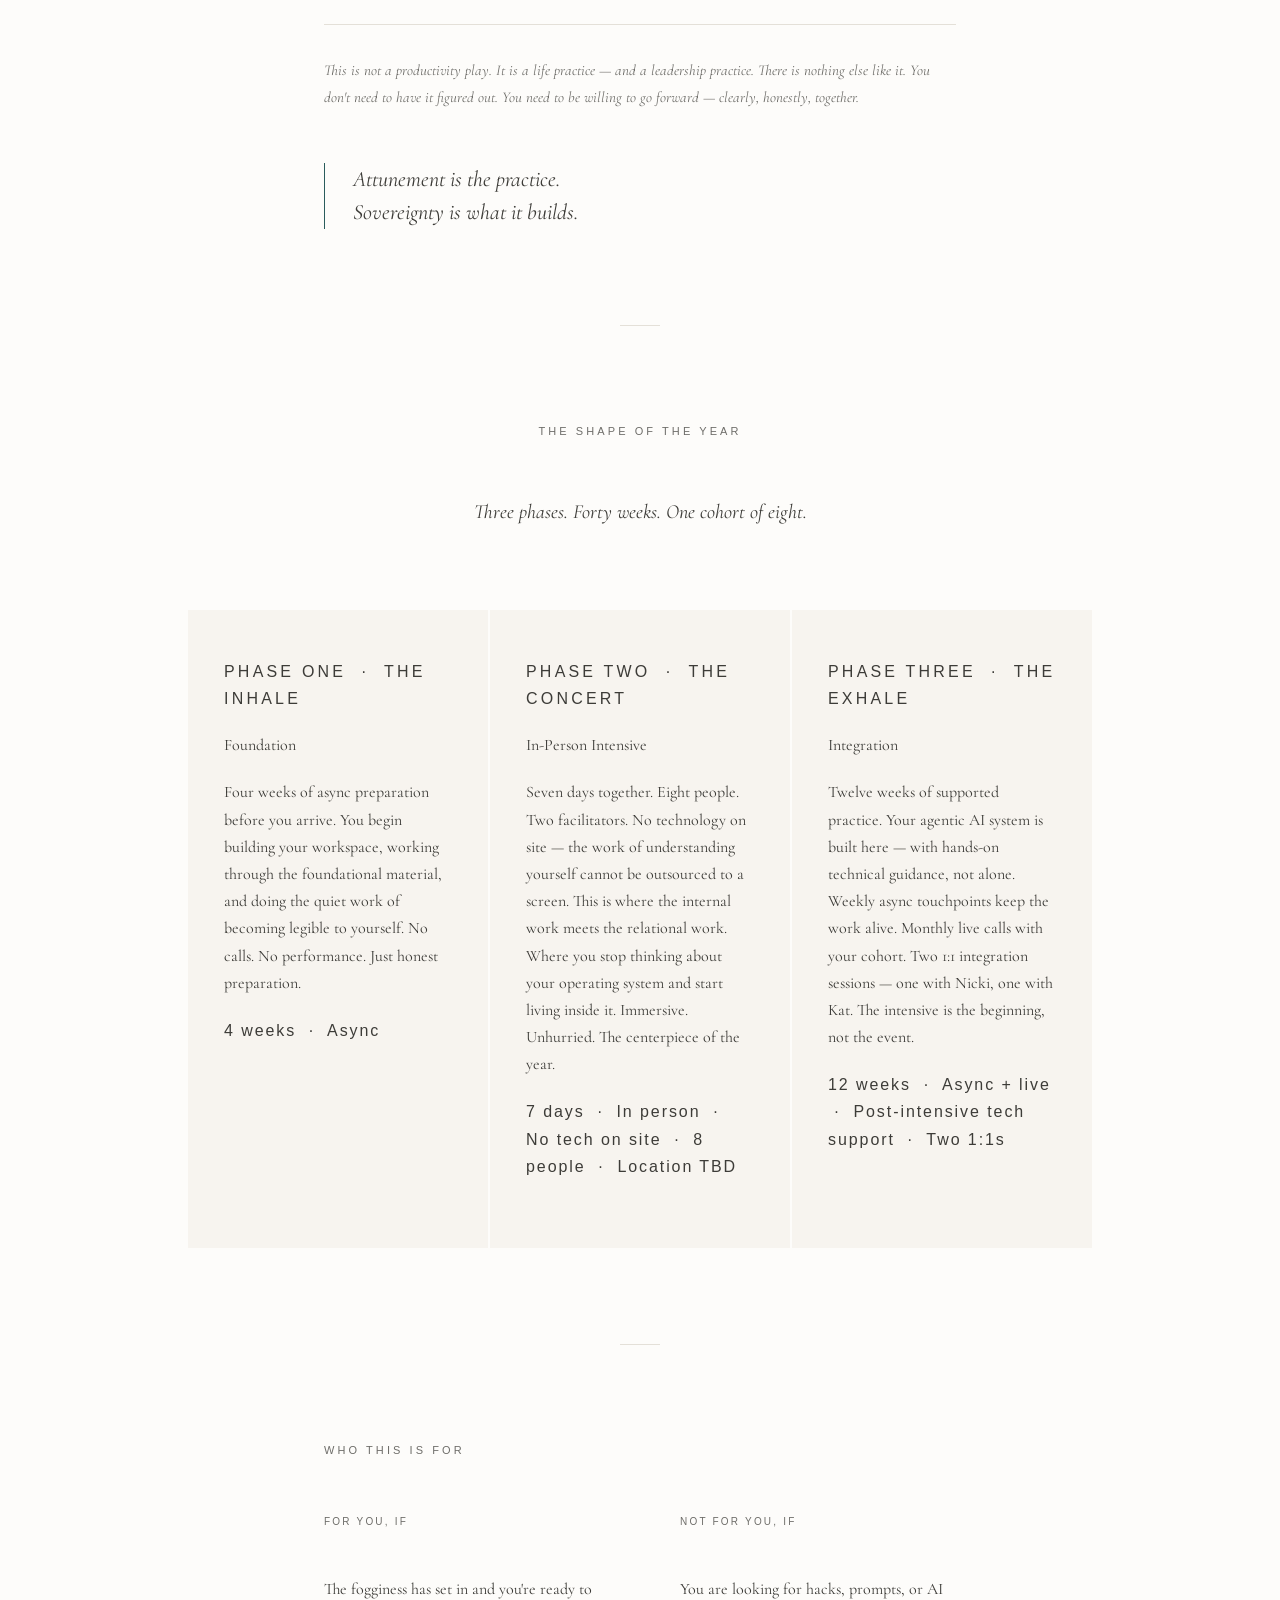
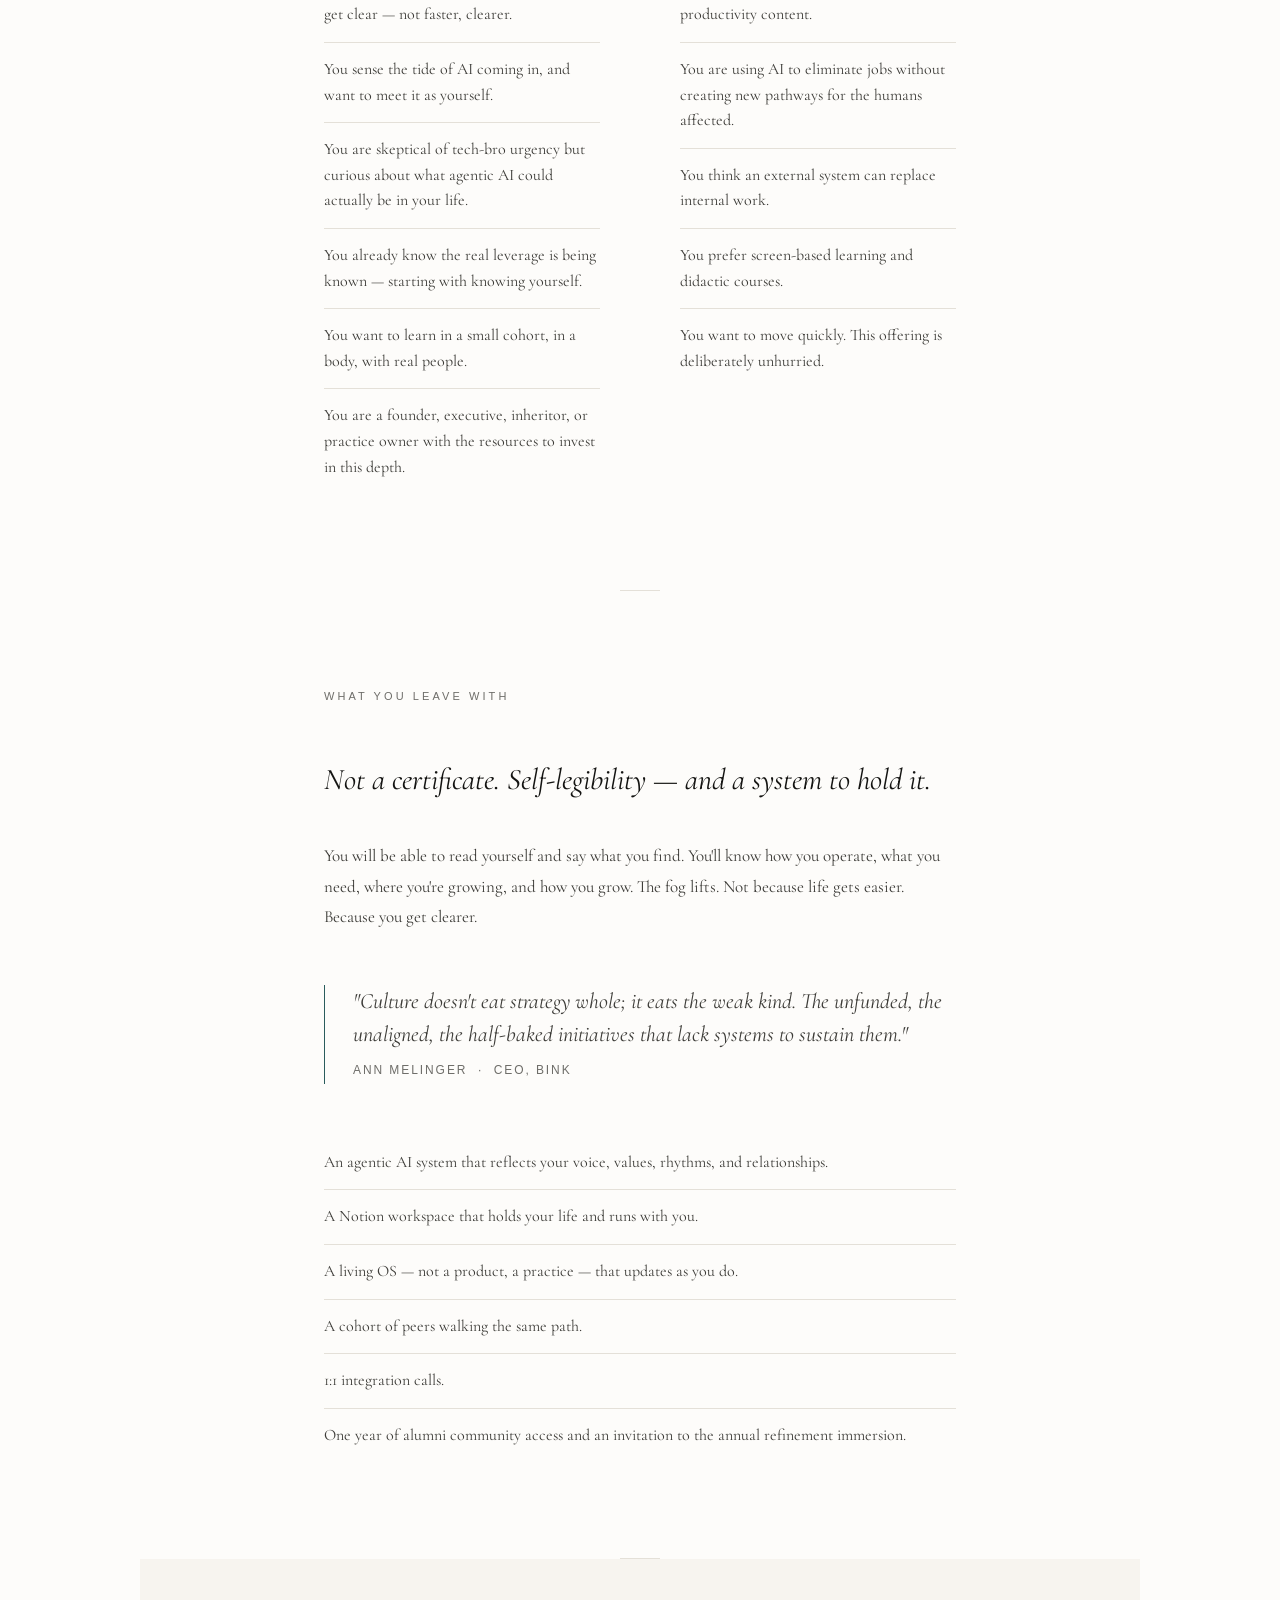
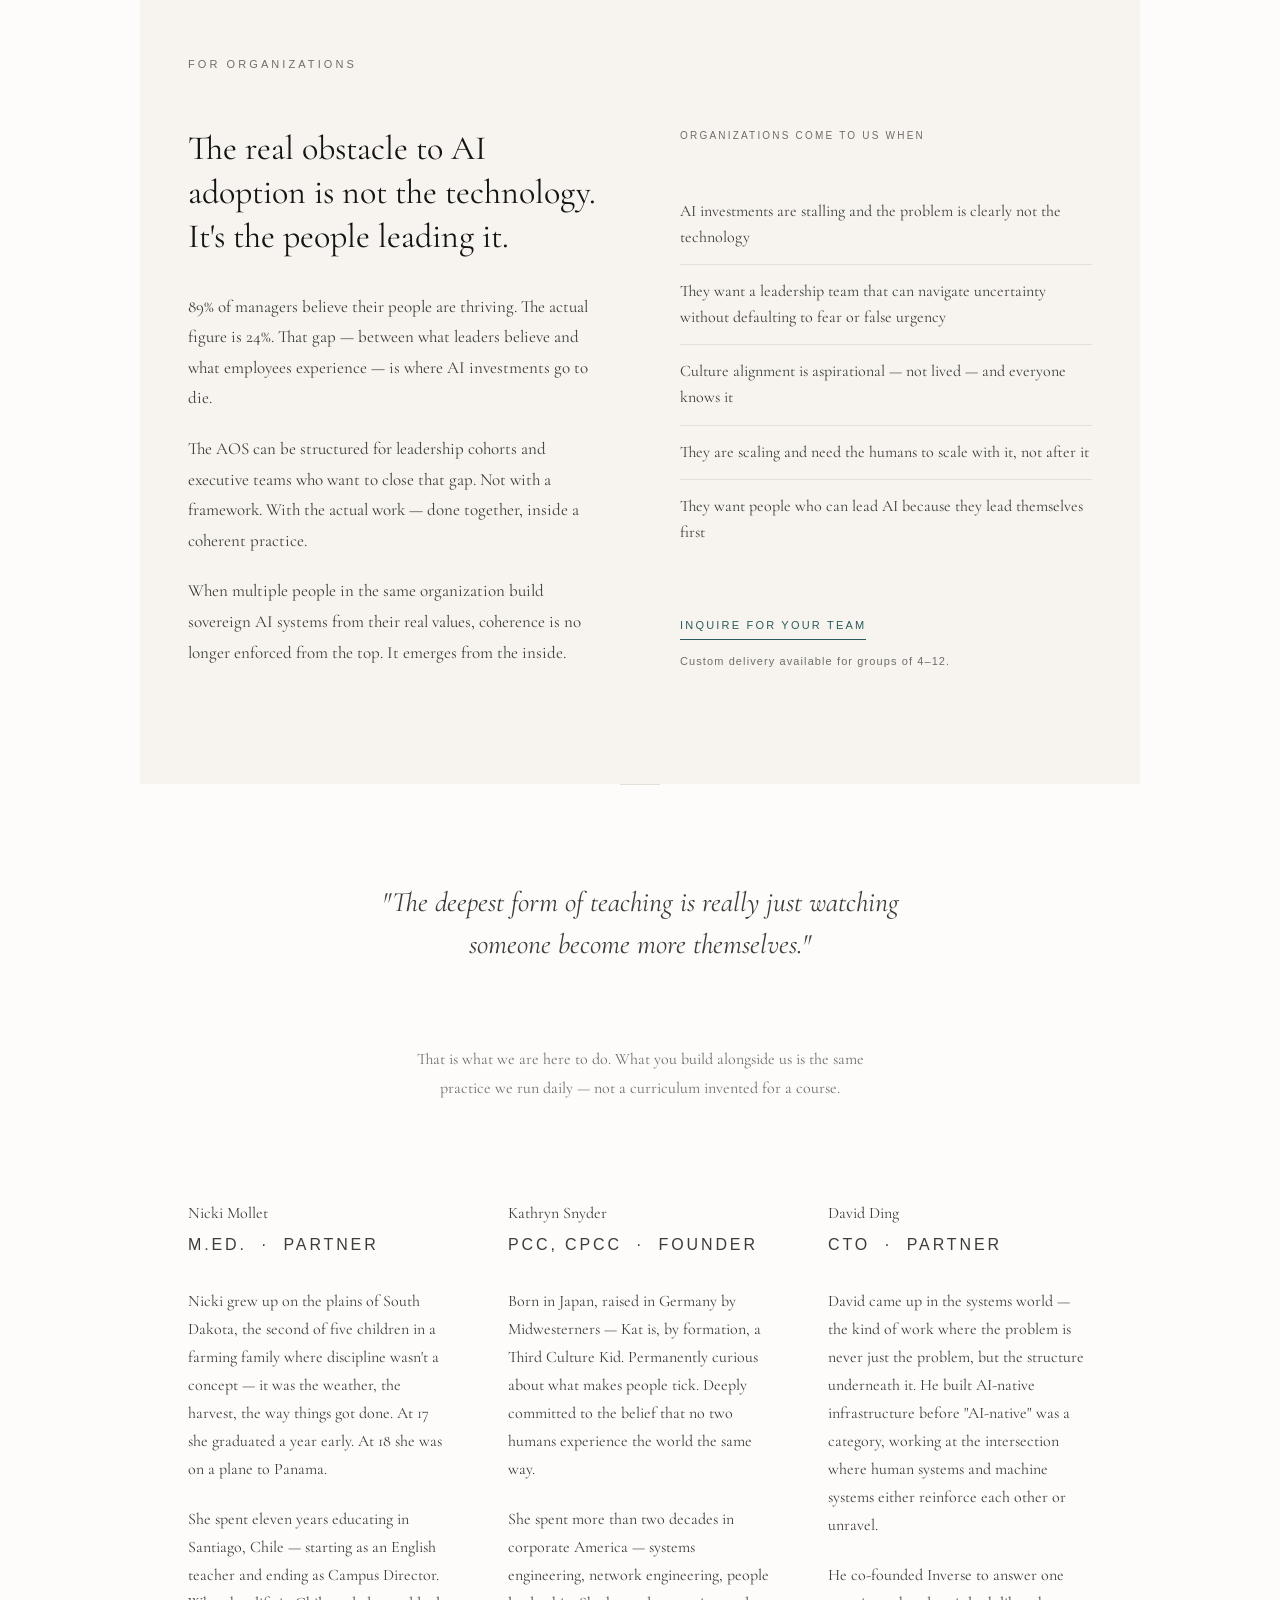
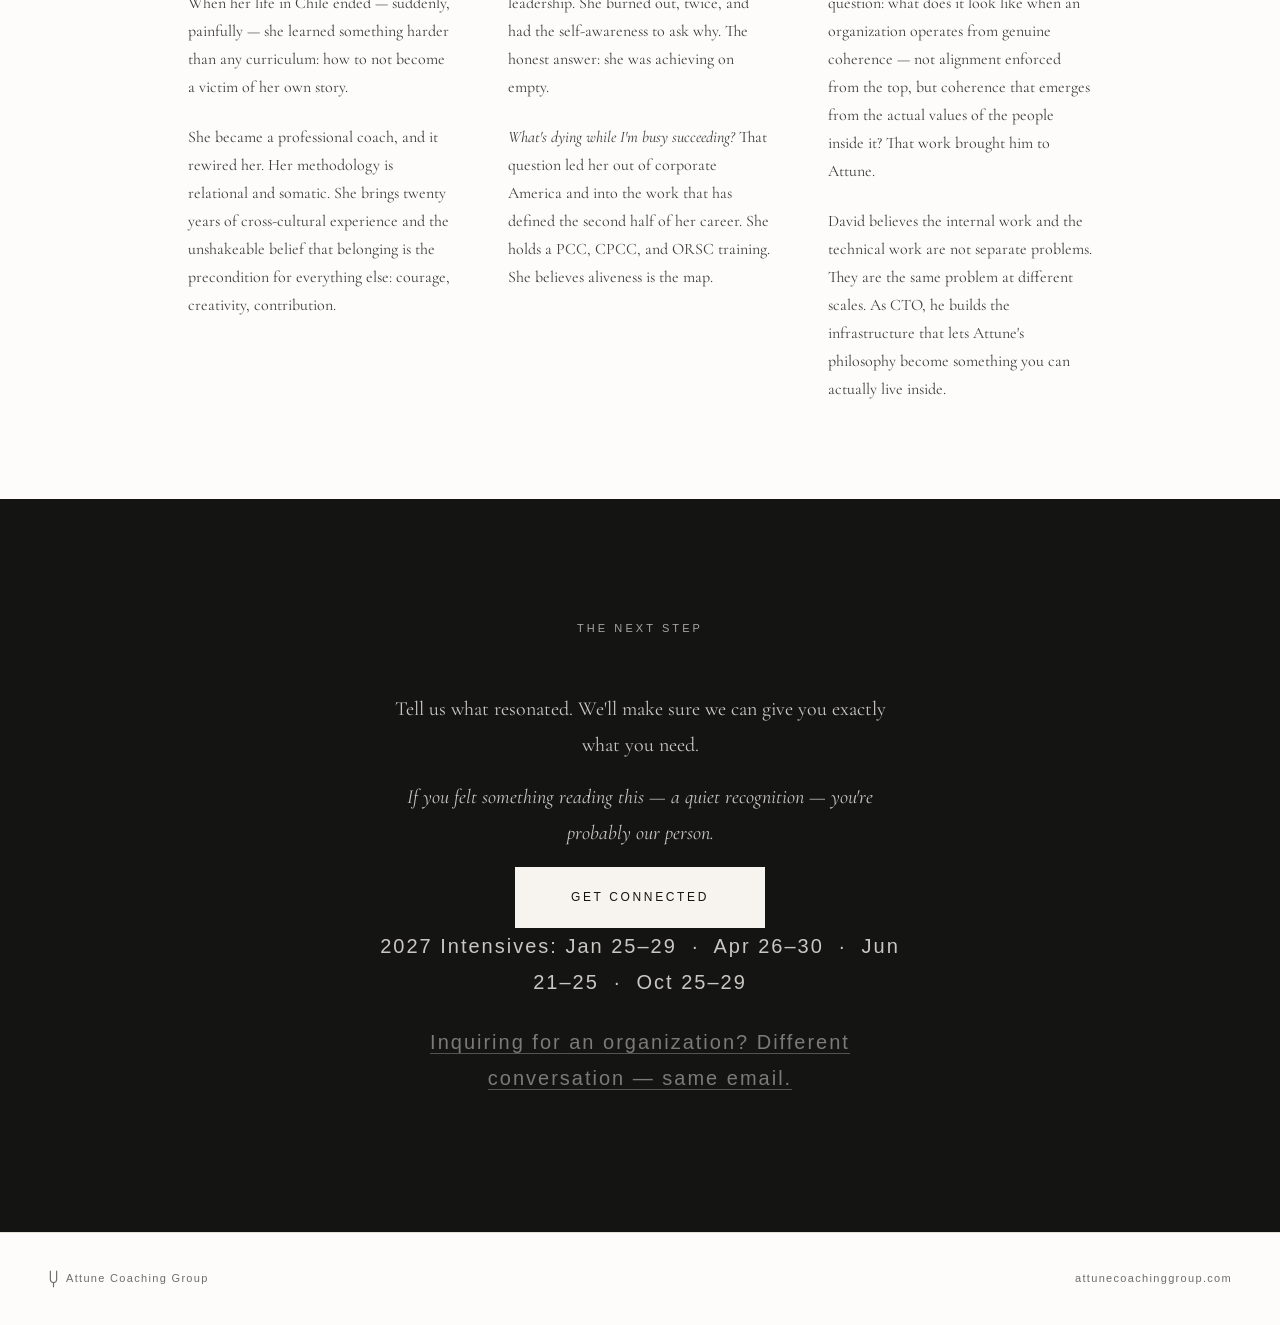
<file: aos.html>
<!DOCTYPE html>
<html lang="en">
<head>
  <meta charset="UTF-8">
  <meta name="viewport" content="width=device-width, initial-scale=1.0">
  <meta name="description" content="The Attuned Operating System — a year-long membership where you build AI that reflects your values, your judgment, your way of being. You lead. It follows.">
  <meta property="og:type" content="website">
  <meta property="og:url" content="https://attunecoachinggroup.com/aos.html">
  <meta property="og:title" content="The Attuned Operating System — Attune">
  <meta property="og:description" content="A year-long membership where you build AI that reflects your values, your judgment, your way of being. You lead. It follows.">
  <meta property="og:image" content="https://attunecoachinggroup.com/images/baja-beach.jpeg">
  <title>The Attuned Operating System — Attune</title>
  <link rel="icon" type="image/svg+xml" href="favicon.svg">
  <link rel="preconnect" href="https://fonts.googleapis.com">
  <link rel="preconnect" href="https://fonts.gstatic.com" crossorigin>
  <link href="https://fonts.googleapis.com/css2?family=Cormorant+Garamond:ital,wght@0,300;0,400;0,500;1,300;1,400;1,500&family=Inter:wght@300;400;500&display=swap" rel="stylesheet">
  <style>
    *, *::before, *::after { box-sizing: border-box; margin: 0; padding: 0; }

    :root {
      --cream: #F7F4EF;
      --white: #FDFCFA;
      --dark: #141412;
      --mid: #3D3C38;
      --muted: #6E6D69;
      --accent: #2A5C5C;
      --rule: #E4E0D8;
      --max: 680px;
      --wide: 1000px;
    }

    html { scroll-behavior: smooth; }

    body {
      background: var(--white);
      color: var(--dark);
      font-family: 'Cormorant Garamond', Georgia, serif;
      font-size: 18px;
      line-height: 1.8;
      -webkit-font-smoothing: antialiased;
    }

    /* NAV */
    nav {
      position: fixed;
      top: 0; left: 0; right: 0;
      z-index: 100;
      padding: 20px 48px;
      display: flex;
      justify-content: space-between;
      align-items: center;
      background: rgba(253,252,250,0.92);
      backdrop-filter: blur(12px);
      border-bottom: 1px solid var(--rule);
    }
    .logo {
      font-family: 'Helvetica Neue', Arial, sans-serif;
      font-size: 11px;
      letter-spacing: 0.22em;
      text-transform: uppercase;
      color: var(--muted);
      text-decoration: none;
      display: inline-flex;
      align-items: center;
      gap: 9px;
    }
    .logo svg { flex-shrink: 0; }
    .nav-cta {
      font-family: 'Helvetica Neue', Arial, sans-serif;
      font-size: 11px;
      letter-spacing: 0.18em;
      text-transform: uppercase;
      color: var(--accent);
      text-decoration: none;
    }
    .nav-cta:hover { opacity: 0.6; }

    /* HERO */
    .hero {
      padding: 200px 24px 140px;
      text-align: center;
      max-width: var(--max);
      margin: 0 auto;
    }
    .eyebrow {
      font-family: 'Helvetica Neue', Arial, sans-serif;
      font-size: 11px;
      letter-spacing: 0.28em;
      text-transform: uppercase;
      color: var(--muted);
      margin-bottom: 40px;
    }
    h1 {
      font-size: clamp(42px, 6vw, 68px);
      font-weight: normal;
      line-height: 1.1;
      letter-spacing: -0.02em;
      margin-bottom: 36px;
      color: var(--dark);
    }
    .hero-sub {
      font-size: 19px;
      color: var(--muted);
      font-style: italic;
      line-height: 1.6;
    }

    /* DIVIDER */
    .divider {
      width: 40px;
      height: 1px;
      background: var(--rule);
      margin: 0 auto;
    }

    /* SECTIONS */
    section {
      max-width: var(--max);
      margin: 0 auto;
      padding: 96px 24px;
    }
    section.wide {
      max-width: var(--wide);
      padding: 96px 48px;
    }

    .label {
      font-family: 'Helvetica Neue', Arial, sans-serif;
      font-size: 11px;
      letter-spacing: 0.28em;
      text-transform: uppercase;
      color: var(--muted);
      margin-bottom: 52px;
      display: block;
    }

    p { margin-bottom: 22px; }
    p:last-child { margin-bottom: 0; }

    /* PREMISE */
    .premise-opener {
      font-size: clamp(28px, 4vw, 40px);
      line-height: 1.3;
      font-weight: normal;
      margin-bottom: 48px;
      color: var(--dark);
    }
    .premise-bold {
      font-size: 22px;
      line-height: 1.5;
      font-style: italic;
      margin: 52px 0;
      padding-left: 28px;
      border-left: 1px solid var(--accent);
      color: var(--mid);
    }
    .premise-note {
      font-size: 15px;
      font-style: italic;
      color: var(--muted);
      margin-top: 52px;
      padding-top: 32px;
      border-top: 1px solid var(--rule);
    }

    /* PHASES */
    .phases-intro {
      font-size: 20px;
      font-style: italic;
      color: var(--mid);
      margin-bottom: 80px;
      text-align: center;
    }
    .phases { display: grid; grid-template-columns: 1fr 1fr 1fr; gap: 2px; }
    @media (max-width: 700px) { .phases { grid-template-columns: 1fr; } }
    .phase {
      padding: 48px 36px;
      background: var(--cream);
    }
    .phase-num {
      font-family: 'Helvetica Neue', Arial, sans-serif;
      font-size: 10px;
      letter-spacing: 0.2em;
      text-transform: uppercase;
      color: var(--muted);
      margin-bottom: 20px;
    }
    .phase-name {
      font-size: 22px;
      font-weight: normal;
      margin-bottom: 20px;
    }
    .phase p { font-size: 16px; color: var(--mid); line-height: 1.7; margin-bottom: 20px; }
    .phase-meta {
      font-family: 'Helvetica Neue', Arial, sans-serif;
      font-size: 11px;
      letter-spacing: 0.12em;
      color: var(--muted);
    }

    /* FOR YOU */
    .for-grid { display: grid; grid-template-columns: 1fr 1fr; gap: 80px; }
    @media (max-width: 640px) { .for-grid { grid-template-columns: 1fr; gap: 48px; } }
    .for-col-label {
      font-family: 'Helvetica Neue', Arial, sans-serif;
      font-size: 10px;
      letter-spacing: 0.22em;
      text-transform: uppercase;
      color: var(--muted);
      margin-bottom: 32px;
      display: block;
    }
    ul { list-style: none; }
    li {
      padding: 14px 0;
      font-size: 16px;
      line-height: 1.6;
      color: var(--mid);
      border-bottom: 1px solid var(--rule);
    }
    li:last-child { border-bottom: none; }

    /* ARTIFACTS */
    .artifacts-lead {
      font-size: clamp(22px, 3vw, 30px);
      font-weight: normal;
      font-style: italic;
      line-height: 1.4;
      margin-bottom: 40px;
      color: var(--dark);
    }
    .outcome {
      font-size: 17px;
      color: var(--mid);
      margin-bottom: 52px;
    }

    /* INVESTMENT */
    .price-block { text-align: center; padding: 80px 0; }
    .price {
      font-size: clamp(64px, 10vw, 100px);
      font-weight: normal;
      line-height: 1;
      letter-spacing: -0.03em;
      margin-bottom: 12px;
      color: var(--dark);
    }
    .price-meta {
      font-family: 'Helvetica Neue', Arial, sans-serif;
      font-size: 11px;
      letter-spacing: 0.18em;
      text-transform: uppercase;
      color: var(--muted);
      margin-bottom: 64px;
    }
    .includes {
      max-width: 480px;
      margin: 0 auto;
      text-align: left;
    }

    /* ORG */
    .org-section { background: var(--cream); }
    .org-grid { display: grid; grid-template-columns: 1fr 1fr; gap: 80px; }
    @media (max-width: 680px) { .org-grid { grid-template-columns: 1fr; gap: 48px; } }
    .org-opener {
      font-size: clamp(24px, 3.5vw, 34px);
      font-weight: normal;
      line-height: 1.3;
      margin-bottom: 32px;
      color: var(--dark);
    }
    .org-body { font-size: 17px; color: var(--mid); line-height: 1.8; }
    .org-body p { margin-bottom: 20px; }
    .org-list { list-style: none; margin-top: 40px; }
    .org-list li {
      padding: 14px 0;
      font-size: 16px;
      line-height: 1.6;
      color: var(--mid);
      border-bottom: 1px solid var(--rule);
    }
    .org-list li:last-child { border-bottom: none; }
    .org-cta-wrap { margin-top: 48px; }
    .org-cta {
      display: inline-block;
      font-family: 'Helvetica Neue', Arial, sans-serif;
      font-size: 11px;
      letter-spacing: 0.2em;
      text-transform: uppercase;
      text-decoration: none;
      color: var(--accent);
      border-bottom: 1px solid var(--accent);
      padding-bottom: 3px;
    }
    .org-cta:hover { opacity: 0.6; }
    .org-note {
      font-family: 'Helvetica Neue', Arial, sans-serif;
      font-size: 11px;
      letter-spacing: 0.1em;
      color: var(--muted);
      margin-top: 12px;
    }

    /* TEAM */
    .pullquote {
      font-size: clamp(20px, 3vw, 28px);
      font-style: italic;
      line-height: 1.5;
      color: var(--mid);
      text-align: center;
      max-width: 580px;
      margin: 0 auto 80px;
    }
    .team-intro {
      font-size: 16px;
      color: var(--muted);
      text-align: center;
      max-width: 480px;
      margin: 0 auto 96px;
    }
    .team-grid { display: grid; grid-template-columns: 1fr 1fr; gap: 80px; }
    @media (max-width: 700px) { .team-grid { grid-template-columns: 1fr; gap: 64px; } }
    .team-name {
      font-size: 24px;
      font-weight: normal;
      margin-bottom: 4px;
    }
    .team-title {
      font-family: 'Helvetica Neue', Arial, sans-serif;
      font-size: 10px;
      letter-spacing: 0.18em;
      text-transform: uppercase;
      color: var(--accent);
      margin-bottom: 28px;
    }
    .team-bio p { font-size: 16px; color: var(--mid); line-height: 1.75; }

    /* CTA */
    .cta-section {
      background: var(--dark);
      color: var(--cream);
      padding: 120px 24px;
      text-align: center;
    }
    .cta-label {
      font-family: 'Helvetica Neue', Arial, sans-serif;
      font-size: 11px;
      letter-spacing: 0.28em;
      text-transform: uppercase;
      color: rgba(247,244,239,0.65);
      margin-bottom: 52px;
      display: block;
    }
    .cta-section p {
      font-size: 20px;
      max-width: 520px;
      margin: 0 auto 16px;
      color: rgba(247,244,239,0.8);
    }
    .cta-recognition {
      font-style: italic;
      font-size: 18px;
      max-width: 460px;
      margin: 0 auto 56px;
      color: rgba(247,244,239,0.8);
    }
    .cta-button {
      display: inline-block;
      font-family: 'Helvetica Neue', Arial, sans-serif;
      font-size: 12px;
      letter-spacing: 0.22em;
      text-transform: uppercase;
      color: var(--dark);
      background: var(--cream);
      padding: 20px 56px;
      text-decoration: none;
      transition: opacity 0.2s;
    }
    .cta-button:hover { opacity: 0.85; }
    .cta-note {
      margin-top: 28px;
      font-family: 'Helvetica Neue', Arial, sans-serif;
      font-size: 12px;
      letter-spacing: 0.1em;
      color: rgba(247,244,239,0.65);
    }

    /* FOOTER */
    footer {
      padding: 36px 48px;
      display: flex;
      justify-content: space-between;
      align-items: center;
      font-family: 'Helvetica Neue', Arial, sans-serif;
      font-size: 11px;
      letter-spacing: 0.12em;
      color: var(--muted);
      border-top: 1px solid var(--rule);
    }
    @media (max-width: 600px) { footer { flex-direction: column; gap: 12px; text-align: center; } }
  </style>
</head>
<body>
<a class="skip-link" href="#main-content" style="position:absolute;top:-56px;left:24px;z-index:999;padding:14px 24px;background:#2A5C5C;color:#fff;font-family:'Helvetica Neue',Arial,sans-serif;font-size:14px;text-decoration:none;border-radius:0 0 4px 4px;transition:top 0.15s ease;">Skip to main content</a>

<!-- NAV -->
<nav aria-label="Main navigation">
  <a href="index.html" class="logo"><svg xmlns="http://www.w3.org/2000/svg" width="13" height="20" viewBox="0 0 14 22" fill="none" stroke="currentColor" stroke-width="1.5" stroke-linecap="round" stroke-linejoin="round" aria-hidden="true" focusable="false"><path d="M3 1v10q0 4.5 4 4.5q4 0 4-4.5v-10"/><line x1="7" y1="15.5" x2="7" y2="21"/></svg>Attune</a>
  <a href="#apply" class="nav-cta">Interested?</a>
</nav>

<!-- HERO -->
<main id="main-content">
<div class="hero">
  <p class="eyebrow">Concierge Intensive &nbsp;·&nbsp; Year-Long Membership</p>
  <h1>The Attuned<br>Operating System.</h1>
  <p class="hero-sub">A relational operating system built from who you actually are. For how you lead. For the impact you want to have in the world.</p>
</div>

<div class="divider"></div>

<!-- PREMISE -->
<section>
  <span class="label">The Premise</span>
  <p class="premise-opener">"What is AI?" is no longer the question.</p>
  <p>What sovereignty actually looks and feels like — in practice, in your body, in real relationship with the technology — that's the question. And like most things worth doing, it asks something of you: some practice, some self-knowing, some willingness to learn what you don't yet know about yourself. We think that's exactly the point.</p>
  <p>Most people react from fear. Or rush to adopt without thinking. They optimize their outputs, automate their habits, accelerate their defaults. They get faster. Not clearer.</p>
  <p>Attune is a third way.</p>
  <div class="premise-bold">
    You don't need to become more like AI.<br>
    You need AI that becomes more like you.
  </div>
  <p>You sit with the discomfort. You learn who you are — your values, your judgment, your way of being in the world. You build a relational operating system from what you've actually lived, not from ideals or aspirations. How you lead. How you relate. How you make decisions under pressure. Then you train AI to reflect exactly that.</p>
  <p>As you evolve, your system evolves with you. One practice. Two dimensions of growth — personal and professional, for the rest of your life.</p>
  <p class="premise-note">This is not a productivity play. It is a life practice — and a leadership practice. There is nothing else like it. You don't need to have it figured out. You need to be willing to go forward — clearly, honestly, together.</p>
  <p class="premise-bold" style="margin-top: 52px;">Attunement is the practice.<br>Sovereignty is what it builds.</p>
</section>

<div class="divider"></div>

<!-- PHASES -->
<section class="wide">
  <span class="label" style="text-align:center; display:block;">The Shape of the Year</span>
  <p class="phases-intro">Three phases. Forty weeks. One cohort of eight.</p>
  <div class="phases">
    <div class="phase">
      <p class="phase-num">Phase One &nbsp;·&nbsp; The Inhale</p>
      <p class="phase-name">Foundation</p>
      <p>Four weeks of async preparation before you arrive. You begin building your workspace, working through the foundational material, and doing the quiet work of becoming legible to yourself. No calls. No performance. Just honest preparation.</p>
      <p class="phase-meta">4 weeks &nbsp;·&nbsp; Async</p>
    </div>
    <div class="phase">
      <p class="phase-num">Phase Two &nbsp;·&nbsp; The Concert</p>
      <p class="phase-name">In-Person Intensive</p>
      <p>Seven days together. Eight people. Two facilitators. No technology on site — the work of understanding yourself cannot be outsourced to a screen. This is where the internal work meets the relational work. Where you stop thinking about your operating system and start living inside it. Immersive. Unhurried. The centerpiece of the year.</p>
      <p class="phase-meta">7 days &nbsp;·&nbsp; In person &nbsp;·&nbsp; No tech on site &nbsp;·&nbsp; 8 people &nbsp;·&nbsp; Location TBD</p>
    </div>
    <div class="phase">
      <p class="phase-num">Phase Three &nbsp;·&nbsp; The Exhale</p>
      <p class="phase-name">Integration</p>
      <p>Twelve weeks of supported practice. Your agentic AI system is built here — with hands-on technical guidance, not alone. Weekly async touchpoints keep the work alive. Monthly live calls with your cohort. Two 1:1 integration sessions — one with Nicki, one with Kat. The intensive is the beginning, not the event.</p>
      <p class="phase-meta">12 weeks &nbsp;·&nbsp; Async + live &nbsp;·&nbsp; Post-intensive tech support &nbsp;·&nbsp; Two 1:1s</p>
    </div>
  </div>
</section>

<div class="divider"></div>

<!-- FOR YOU -->
<section>
  <span class="label">Who This Is For</span>
  <div class="for-grid">
    <div>
      <span class="for-col-label">For you, if</span>
      <ul>
        <li>The fogginess has set in and you're ready to get clear — not faster, clearer.</li>
        <li>You sense the tide of AI coming in, and want to meet it as yourself.</li>
        <li>You are skeptical of tech-bro urgency but curious about what agentic AI could actually be in your life.</li>
        <li>You already know the real leverage is being known — starting with knowing yourself.</li>
        <li>You want to learn in a small cohort, in a body, with real people.</li>
        <li>You are a founder, executive, inheritor, or practice owner with the resources to invest in this depth.</li>
      </ul>
    </div>
    <div>
      <span class="for-col-label">Not for you, if</span>
      <ul>
        <li>You are looking for hacks, prompts, or AI productivity content.</li>
        <li>You are using AI to eliminate jobs without creating new pathways for the humans affected.</li>
        <li>You think an external system can replace internal work.</li>
        <li>You prefer screen-based learning and didactic courses.</li>
        <li>You want to move quickly. This offering is deliberately unhurried.</li>
      </ul>
    </div>
  </div>
</section>

<div class="divider"></div>

<!-- ARTIFACTS -->
<section>
  <span class="label">What You Leave With</span>
  <p class="artifacts-lead">Not a certificate. Self-legibility — and a system to hold it.</p>
  <p class="outcome">You will be able to read yourself and say what you find. You'll know how you operate, what you need, where you're growing, and how you grow. The fog lifts. Not because life gets easier. Because you get clearer.</p>
  <div class="premise-bold">"Culture doesn't eat strategy whole; it eats the weak kind. The unfunded, the unaligned, the half-baked initiatives that lack systems to sustain them."<br><span style="font-style: normal; font-family: 'Helvetica Neue', Arial, sans-serif; font-size: 12px; letter-spacing: 0.16em; text-transform: uppercase; color: var(--muted);">Ann Melinger &nbsp;·&nbsp; CEO, bink</span></div>
  <ul>
    <li>An agentic AI system that reflects your voice, values, rhythms, and relationships.</li>
    <li>A Notion workspace that holds your life and runs with you.</li>
    <li>A living OS — not a product, a practice — that updates as you do.</li>
    <li>A cohort of peers walking the same path.</li>
    <li>1:1 integration calls.</li>
    <li>One year of alumni community access and an invitation to the annual refinement immersion.</li>
  </ul>
</section>

<div class="divider"></div>

<!-- ORGANIZATIONS -->
<section class="wide org-section">
  <span class="label">For Organizations</span>
  <div class="org-grid">
    <div>
      <p class="org-opener">The real obstacle to AI adoption is not the technology. It's the people leading it.</p>
      <div class="org-body">
        <p>89% of managers believe their people are thriving. The actual figure is 24%. That gap — between what leaders believe and what employees experience — is where AI investments go to die.</p>
        <p>The AOS can be structured for leadership cohorts and executive teams who want to close that gap. Not with a framework. With the actual work — done together, inside a coherent practice.</p>
        <p>When multiple people in the same organization build sovereign AI systems from their real values, coherence is no longer enforced from the top. It emerges from the inside.</p>
      </div>
    </div>
    <div>
      <span class="for-col-label">Organizations come to us when</span>
      <ul class="org-list">
        <li>AI investments are stalling and the problem is clearly not the technology</li>
        <li>They want a leadership team that can navigate uncertainty without defaulting to fear or false urgency</li>
        <li>Culture alignment is aspirational — not lived — and everyone knows it</li>
        <li>They are scaling and need the humans to scale with it, not after it</li>
        <li>They want people who can lead AI because they lead themselves first</li>
      </ul>
      <div class="org-cta-wrap">
        <a href="mailto:nicki@attunecoachinggroup.com,kathryn@attunecoachinggroup.com?subject=AOS%20%E2%80%94%20Organization%20Inquiry&body=Hi%20Nicki%20and%20Kat%2C%0A%0AOrganization%20name%3A%0A%0AWhat%20we%27re%20working%20with%3A%0A%0ASize%20of%20group%20we%27re%20considering%3A%0A%0AWhat%20resonated%3A%0A%0A" class="org-cta">Inquire for your team</a>
        <p class="org-note">Custom delivery available for groups of 4–12.</p>
      </div>
    </div>
  </div>
</section>

<div class="divider"></div>

<!-- TEAM -->
<section class="wide">
  <p class="pullquote">"The deepest form of teaching is really just watching someone become more themselves."</p>
  <p class="team-intro">That is what we are here to do. What you build alongside us is the same practice we run daily — not a curriculum invented for a course.</p>
  <div class="team-grid" style="grid-template-columns: 1fr 1fr 1fr; gap: 56px;">
    <div class="team-bio">
      <p class="team-name">Nicki Mollet</p>
      <p class="team-title">M.Ed. &nbsp;·&nbsp; Partner</p>
      <p>Nicki grew up on the plains of South Dakota, the second of five children in a farming family where discipline wasn't a concept — it was the weather, the harvest, the way things got done. At 17 she graduated a year early. At 18 she was on a plane to Panama.</p>
      <p>She spent eleven years educating in Santiago, Chile — starting as an English teacher and ending as Campus Director. When her life in Chile ended — suddenly, painfully — she learned something harder than any curriculum: how to not become a victim of her own story.</p>
      <p>She became a professional coach, and it rewired her. Her methodology is relational and somatic. She brings twenty years of cross-cultural experience and the unshakeable belief that belonging is the precondition for everything else: courage, creativity, contribution.</p>
    </div>
    <div class="team-bio">
      <p class="team-name">Kathryn Snyder</p>
      <p class="team-title">PCC, CPCC &nbsp;·&nbsp; Founder</p>
      <p>Born in Japan, raised in Germany by Midwesterners — Kat is, by formation, a Third Culture Kid. Permanently curious about what makes people tick. Deeply committed to the belief that no two humans experience the world the same way.</p>
      <p>She spent more than two decades in corporate America — systems engineering, network engineering, people leadership. She burned out, twice, and had the self-awareness to ask why. The honest answer: she was achieving on empty.</p>
      <p><em>What's dying while I'm busy succeeding?</em> That question led her out of corporate America and into the work that has defined the second half of her career. She holds a PCC, CPCC, and ORSC training. She believes aliveness is the map.</p>
    </div>
    <div class="team-bio">
      <p class="team-name">David Ding</p>
      <p class="team-title">CTO &nbsp;·&nbsp; Partner</p>
      <p>David came up in the systems world — the kind of work where the problem is never just the problem, but the structure underneath it. He built AI-native infrastructure before "AI-native" was a category, working at the intersection where human systems and machine systems either reinforce each other or unravel.</p>
      <p>He co-founded Inverse to answer one question: what does it look like when an organization operates from genuine coherence — not alignment enforced from the top, but coherence that emerges from the actual values of the people inside it? That work brought him to Attune.</p>
      <p>David believes the internal work and the technical work are not separate problems. They are the same problem at different scales. As CTO, he builds the infrastructure that lets Attune's philosophy become something you can actually live inside.</p>
    </div>
  </div>
</section>

<!-- CTA -->
<div class="cta-section" id="apply">
  <span class="cta-label">The Next Step</span>
  <p>Tell us what resonated. We'll make sure we can give you exactly what you need.</p>
  <p class="cta-recognition">If you felt something reading this — a quiet recognition — you're probably our person.</p>
  <a href="mailto:nicki@attunecoachinggroup.com,kathryn@attunecoachinggroup.com?subject=AOS%20%E2%80%94%20Let%27s%20connect&body=Hi%20Nicki%20and%20Kat%2C%0A%0AWhat%20resonated%20with%20me%3A%0A%0AWhat%20I%27m%20looking%20for%3A%0A%0A" class="cta-button">Get Connected</a>
  <p class="cta-note">2027 Intensives: Jan 25–29 &nbsp;·&nbsp; Apr 26–30 &nbsp;·&nbsp; Jun 21–25 &nbsp;·&nbsp; Oct 25–29</p>
  <p class="cta-note" style="margin-top: 24px; opacity: 0.7;"><a href="mailto:nicki@attunecoachinggroup.com,kathryn@attunecoachinggroup.com?subject=AOS%20%E2%80%94%20Organization%20Inquiry&body=Hi%20Nicki%20and%20Kat%2C%0A%0AOrganization%20name%3A%0A%0AWhat%20we%27re%20working%20with%3A%0A%0ASize%20of%20group%20we%27re%20considering%3A%0A%0AWhat%20resonated%3A%0A%0A" style="color: rgba(247,244,239,0.65); text-decoration: none; border-bottom: 1px solid rgba(247,244,239,0.4);">Inquiring for an organization? Different conversation — same email.</a></p>
</div>

</main>

<!-- FOOTER -->
<footer>
  <span style="display:inline-flex;align-items:center;gap:7px;"><svg xmlns="http://www.w3.org/2000/svg" width="11" height="18" viewBox="0 0 14 22" fill="none" stroke="currentColor" stroke-width="1.5" stroke-linecap="round" stroke-linejoin="round"><path d="M3 1v10q0 4.5 4 4.5q4 0 4-4.5v-10"/><line x1="7" y1="15.5" x2="7" y2="21"/></svg>Attune Coaching Group</span>
  <span>attunecoachinggroup.com</span>
</footer>

</body>
</html>
</file>
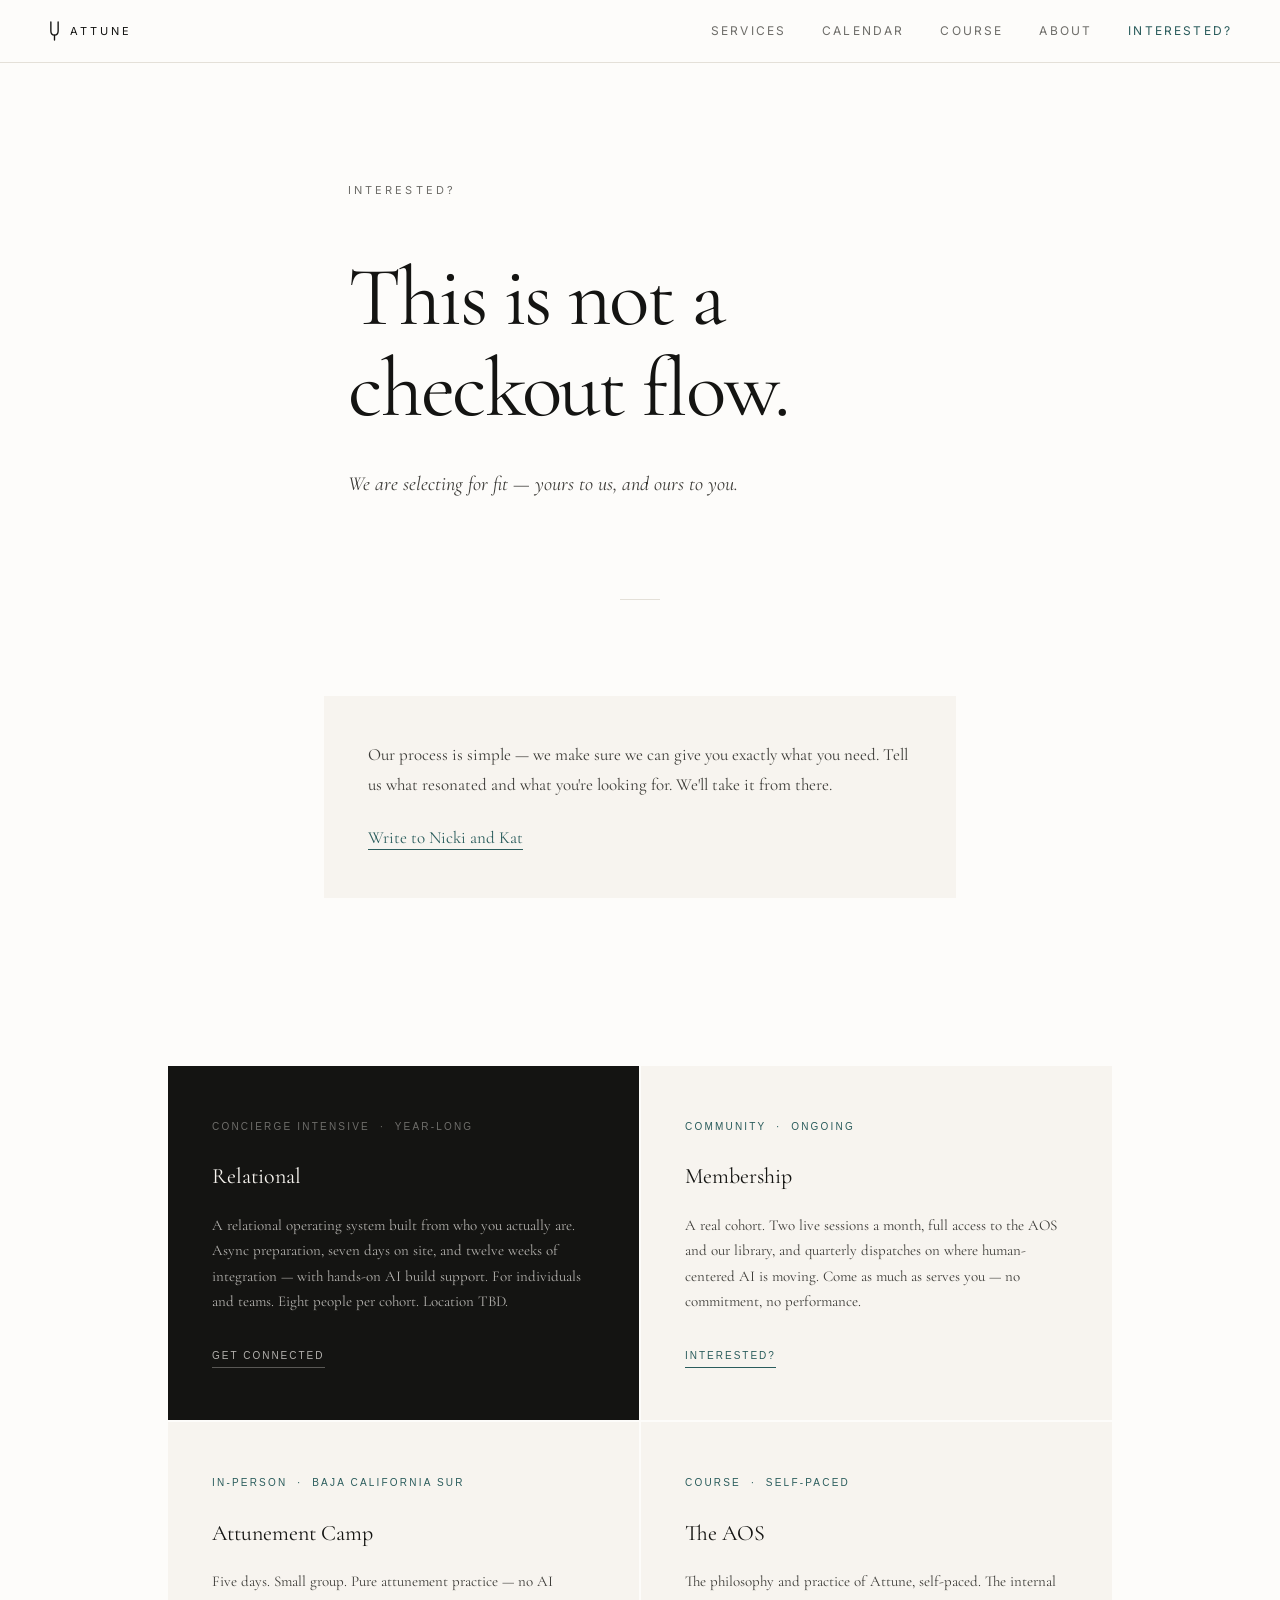
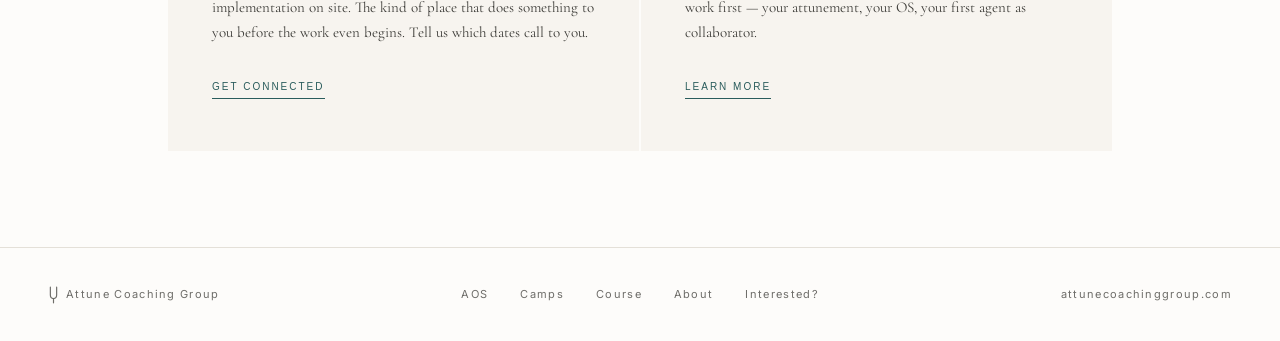
<file: apply.html>
<!DOCTYPE html>
<html lang="en">
<head>
  <meta charset="UTF-8">
  <meta name="viewport" content="width=device-width, initial-scale=1.0">
  <meta name="description" content="Apply to Attune. This is not a checkout flow — we select for fit. Tell us what resonated and what you're looking for.">
  <meta property="og:type" content="website">
  <meta property="og:url" content="https://attunecoachinggroup.com/apply.html">
  <meta property="og:title" content="Apply — Attune">
  <meta property="og:description" content="Apply to Attune. This is not a checkout flow — we select for fit. Tell us what resonated and what you're looking for.">
  <meta property="og:image" content="https://attunecoachinggroup.com/images/baja-beach.jpeg">
  <title>Apply — Attune</title>
  <link rel="icon" type="image/svg+xml" href="favicon.svg">
  <link rel="stylesheet" href="style.css">
  <style>
    .page-hero { padding: 180px 48px 96px; max-width: var(--max); margin: 0 auto; }
    .page-hero h1 { margin-bottom: 32px; }
    .page-hero p { font-size: 20px; color: var(--mid); font-style: italic; }

    .apply-note {
      background: var(--cream);
      padding: 44px;
      margin-bottom: 72px;
      font-size: 17px;
      color: var(--mid);
      line-height: 1.8;
      max-width: var(--max);
      margin-left: auto;
      margin-right: auto;
    }

    .paths-grid {
      display: grid;
      grid-template-columns: 1fr 1fr;
      gap: 2px;
      max-width: var(--wide);
      margin: 0 auto;
      padding: 0 48px 96px;
    }
    @media (max-width: 800px) { .paths-grid { grid-template-columns: 1fr; padding: 0 24px 72px; } }

    .path-card {
      background: var(--cream);
      padding: 52px 44px;
      display: flex;
      flex-direction: column;
    }
    .path-card.featured {
      background: var(--dark);
      color: var(--cream);
    }
    .path-label {
      font-family: 'Helvetica Neue', Arial, sans-serif;
      font-size: 10px;
      letter-spacing: 0.22em;
      text-transform: uppercase;
      color: var(--accent);
      margin-bottom: 20px;
      display: block;
    }
    .path-card.featured .path-label { color: rgba(247,244,239,0.4); }
    .path-card h3 { font-size: 22px; margin-bottom: 16px; }
    .path-card.featured h3 { color: var(--cream); }
    .path-card p { font-size: 15px; color: var(--mid); line-height: 1.7; flex-grow: 1; margin-bottom: 32px; }
    .path-card.featured p { color: rgba(247,244,239,0.7); }
    .path-link {
      font-family: 'Helvetica Neue', Arial, sans-serif;
      font-size: 10px;
      letter-spacing: 0.2em;
      text-transform: uppercase;
      color: var(--accent);
      text-decoration: none;
      border-bottom: 1px solid var(--accent);
      padding-bottom: 2px;
      align-self: flex-start;
    }
    .path-card.featured .path-link { color: rgba(247,244,239,0.7); border-color: rgba(247,244,239,0.3); }
    .path-link:hover { opacity: 0.6; }
  </style>
</head>
<body>
<a class="skip-link" href="#main-content">Skip to main content</a>

<nav aria-label="Main navigation">
  <a href="index.html" class="nav-logo"><svg xmlns="http://www.w3.org/2000/svg" width="13" height="20" viewBox="0 0 14 22" fill="none" stroke="currentColor" stroke-width="1.5" stroke-linecap="round" stroke-linejoin="round" aria-hidden="true" focusable="false"><path d="M3 1v10q0 4.5 4 4.5q4 0 4-4.5v-10"/><line x1="7" y1="15.5" x2="7" y2="21"/></svg>Attune</a>
  <div class="nav-links">
    <a href="index.html#work">Services</a>
    <a href="calendar.html">Calendar</a>
    <a href="course.html">Course</a>
    <a href="about.html">About</a>
    <a href="apply.html" class="cta">Interested?</a>
  </div>
</nav>

<main id="main-content">
<div class="page-hero">
  <span class="label">Interested?</span>
  <h1>This is not a checkout flow.</h1>
  <p>We are selecting for fit — yours to us, and ours to you.</p>
</div>

<div class="divider"></div>

<section>
  <div class="apply-note">
    <p>Our process is simple — we make sure we can give you exactly what you need. Tell us what resonated and what you're looking for. We'll take it from there.</p>
    <p><a href="mailto:nicki@attunecoachinggroup.com,kathryn@attunecoachinggroup.com?subject=Attune%20%E2%80%94%20Let%27s%20connect&body=Hi%20Nicki%20and%20Kat%2C%0A%0AWhat%20resonated%20with%20me%3A%0A%0AWhat%20I%27m%20looking%20for%3A%0A%0A" style="color: var(--accent); text-decoration: none; border-bottom: 1px solid var(--accent); padding-bottom: 1px;">Write to Nicki and Kat</a></p>
  </div>
</section>

<div class="paths-grid">
  <div class="path-card featured">
    <span class="path-label">Concierge Intensive &nbsp;·&nbsp; Year-Long</span>
    <h3>Relational</h3>
    <p>A relational operating system built from who you actually are. Async preparation, seven days on site, and twelve weeks of integration — with hands-on AI build support. For individuals and teams. Eight people per cohort. Location TBD.</p>
    <a href="mailto:nicki@attunecoachinggroup.com,kathryn@attunecoachinggroup.com?subject=Relational%20%E2%80%94%20Let%27s%20connect&body=Hi%20Nicki%20and%20Kat%2C%0A%0AWhat%20resonated%20with%20me%3A%0A%0AWhat%20I%27m%20looking%20for%3A%0A%0A" class="path-link">Get Connected</a>
  </div>
  <div class="path-card">
    <span class="path-label">Community &nbsp;·&nbsp; Ongoing</span>
    <h3>Membership</h3>
    <p>A real cohort. Two live sessions a month, full access to the AOS and our library, and quarterly dispatches on where human-centered AI is moving. Come as much as serves you — no commitment, no performance.</p>
    <a href="mailto:nicki@attunecoachinggroup.com,kathryn@attunecoachinggroup.com?subject=Membership%20%E2%80%94%20Interest&body=Hi%20Nicki%20and%20Kat%2C%0A%0AI%27m%20interested%20in%20the%20Membership.%0A%0AWhat%20resonated%3A%0A%0AWhat%20I%27m%20looking%20for%3A%0A%0A" class="path-link">Interested?</a>
  </div>
  <div class="path-card">
    <span class="path-label">In-Person &nbsp;·&nbsp; Baja California Sur</span>
    <h3>Attunement Camp</h3>
    <p>Five days. Small group. Pure attunement practice — no AI implementation on site. The kind of place that does something to you before the work even begins. Tell us which dates call to you.</p>
    <a href="mailto:nicki@attunecoachinggroup.com,kathryn@attunecoachinggroup.com?subject=Attunement%20Camps%20%E2%80%94%20Let%27s%20connect&body=Hi%20Nicki%20and%20Kat%2C%0A%0AWhat%20resonated%20with%20me%3A%0A%0AWhat%20I%27m%20looking%20for%3A%0A%0A" class="path-link">Get Connected</a>
  </div>
  <div class="path-card">
    <span class="path-label">Course &nbsp;·&nbsp; Self-Paced</span>
    <h3>The AOS</h3>
    <p>The philosophy and practice of Attune, self-paced. The internal work first — your attunement, your OS, your first agent as collaborator.</p>
    <a href="course.html" class="path-link">Learn more</a>
  </div>
</div>

</main>

<footer>
  <span style="display:inline-flex;align-items:center;gap:7px;"><svg xmlns="http://www.w3.org/2000/svg" width="11" height="18" viewBox="0 0 14 22" fill="none" stroke="currentColor" stroke-width="1.5" stroke-linecap="round" stroke-linejoin="round"><path d="M3 1v10q0 4.5 4 4.5q4 0 4-4.5v-10"/><line x1="7" y1="15.5" x2="7" y2="21"/></svg>Attune Coaching Group</span>
  <div style="display:flex; gap: 32px;">
    <a href="aos.html">AOS</a>
    <a href="camps.html">Camps</a>
    <a href="course.html">Course</a>
    <a href="about.html">About</a>
    <a href="apply.html">Interested?</a>
  </div>
  <span>attunecoachinggroup.com</span>
</footer>

</body>
</html>
</file>
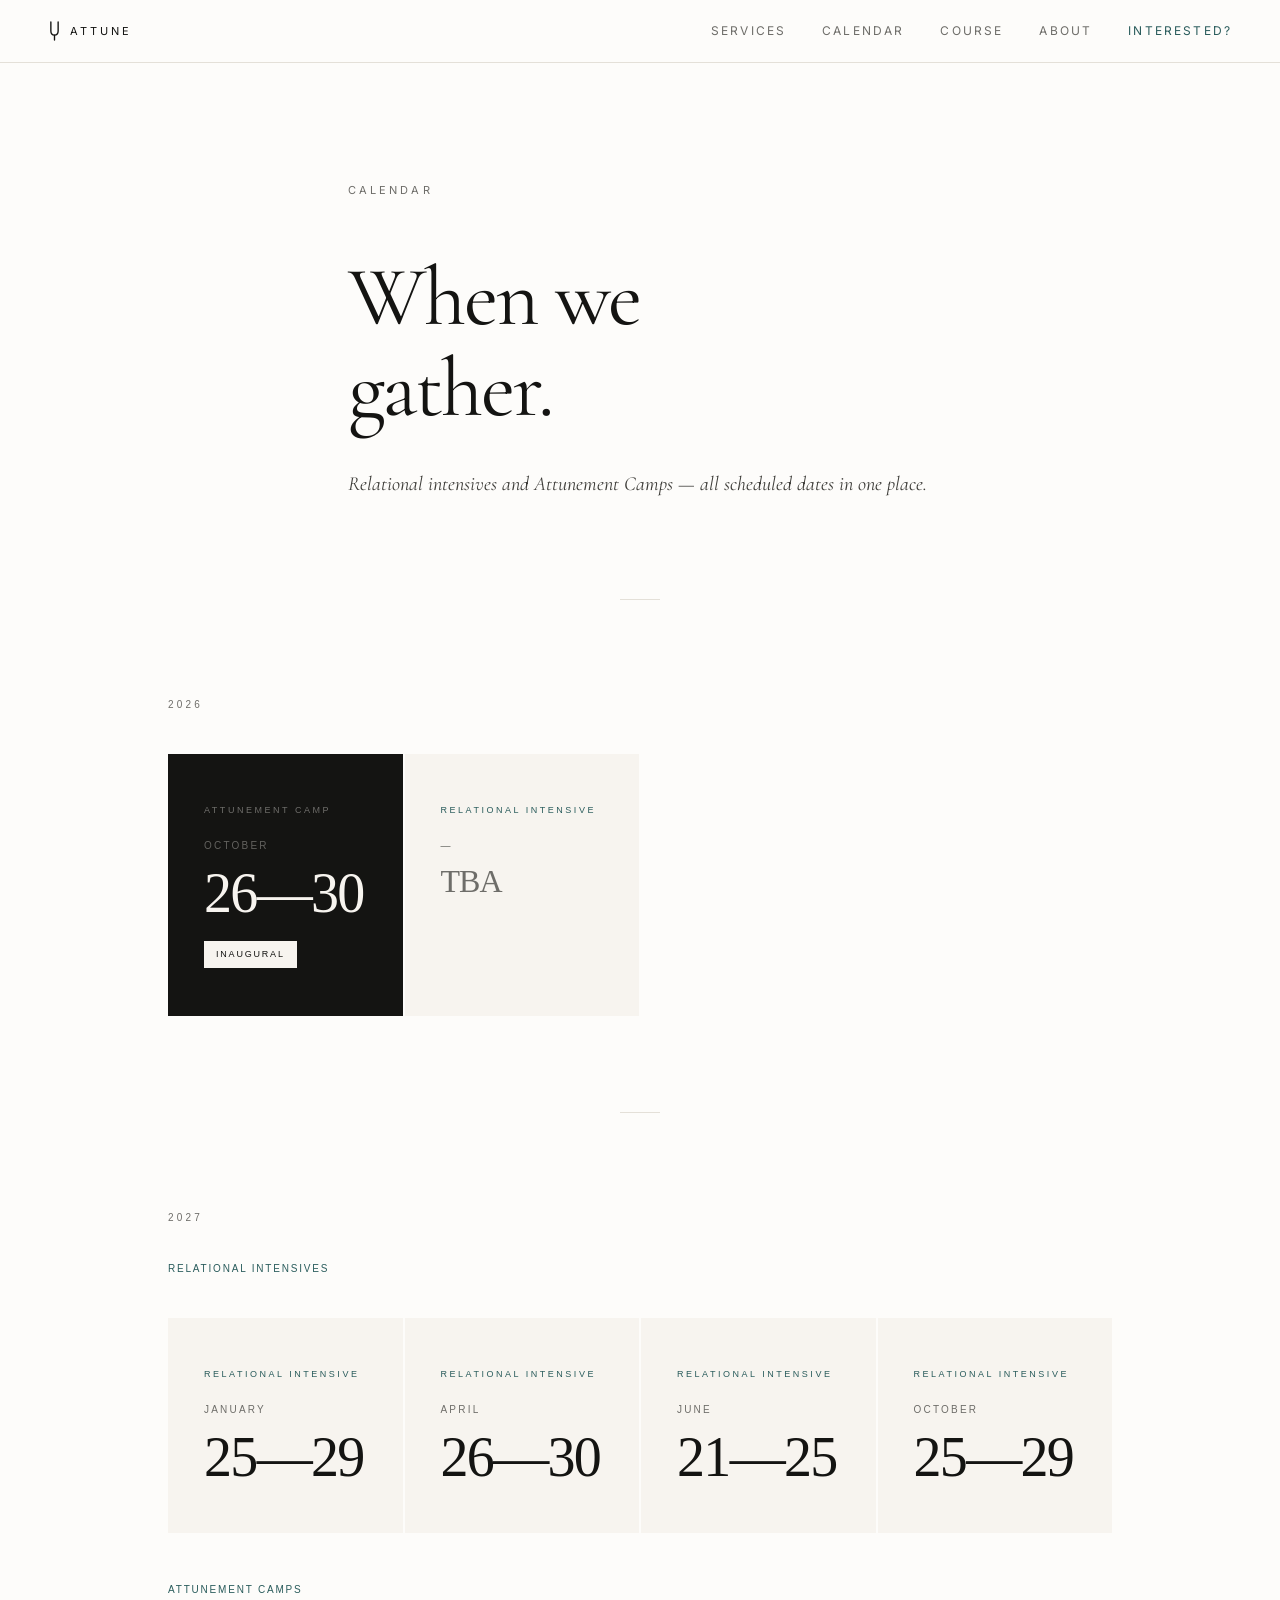
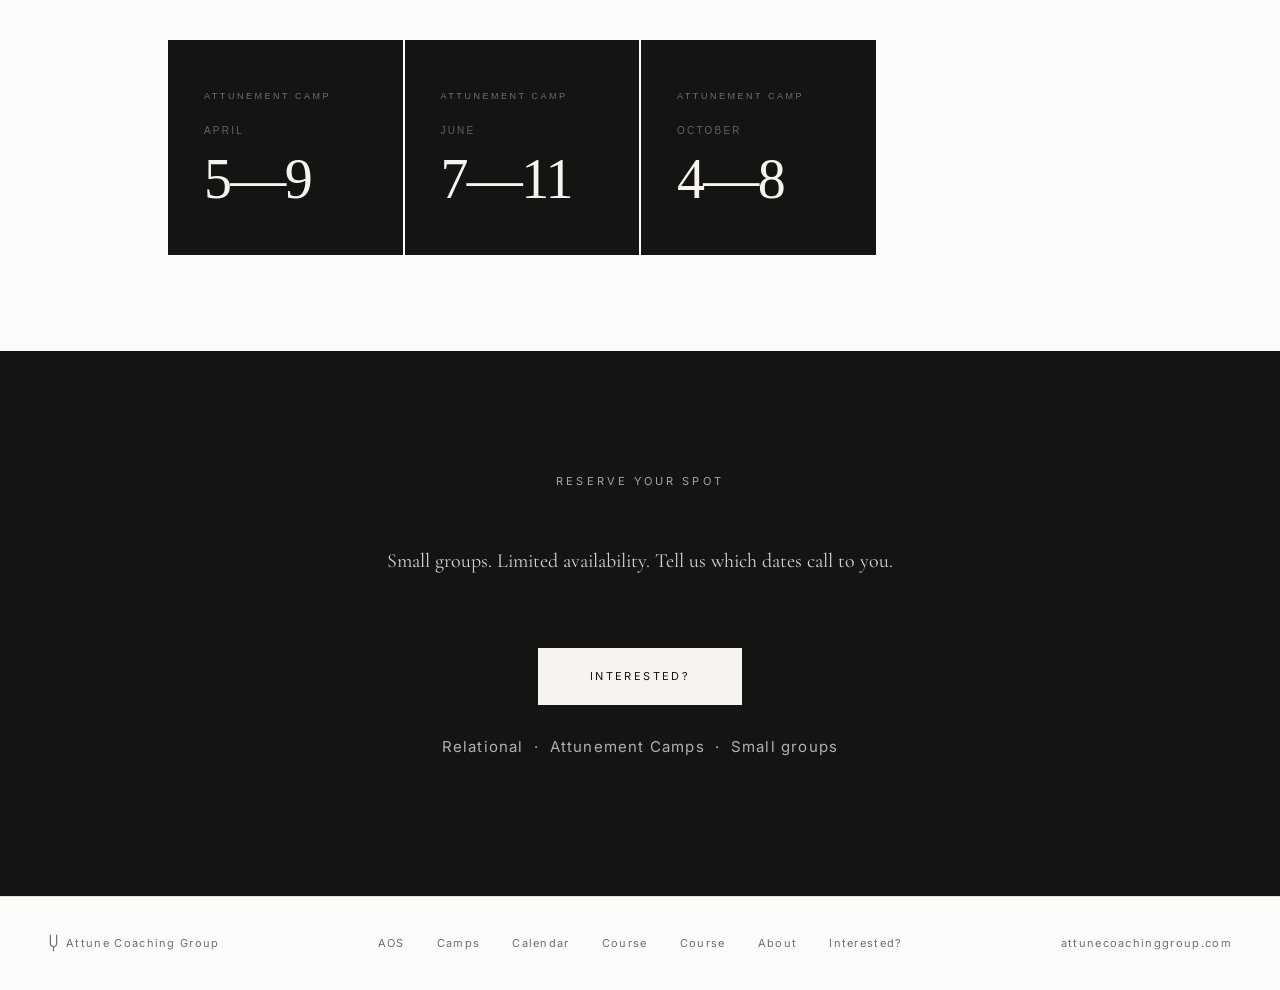
<file: calendar.html>
<!DOCTYPE html>
<html lang="en">
<head>
  <meta charset="UTF-8">
  <meta name="viewport" content="width=device-width, initial-scale=1.0">
  <meta name="description" content="Attune calendar — Relational intensives and Attunement Camps. All scheduled dates in one place.">
  <meta property="og:type" content="website">
  <meta property="og:url" content="https://attunecoachinggroup.com/calendar.html">
  <meta property="og:title" content="Calendar — Attune">
  <meta property="og:description" content="Relational intensives and Attunement Camps — all scheduled dates in one place.">
  <meta property="og:image" content="https://attunecoachinggroup.com/images/baja-beach.jpeg">
  <title>Calendar — Attune</title>
  <link rel="icon" type="image/svg+xml" href="favicon.svg">
  <link rel="stylesheet" href="style.css">
  <style>
    .page-hero { padding: 180px 48px 96px; max-width: var(--max); margin: 0 auto; }
    .page-hero h1 { margin-bottom: 32px; }
    .page-hero p { font-size: 20px; color: var(--mid); font-style: italic; }

    .calendar-year {
      font-family: 'Helvetica Neue', Arial, sans-serif;
      font-size: 10px;
      letter-spacing: 0.32em;
      text-transform: uppercase;
      color: var(--muted);
      margin-bottom: 24px;
      display: block;
    }

    .calendar-grid {
      display: grid;
      grid-template-columns: repeat(4, 1fr);
      gap: 2px;
      margin-top: 40px;
    }
    @media (max-width: 860px) { .calendar-grid { grid-template-columns: 1fr 1fr; } }
    @media (max-width: 480px) { .calendar-grid { grid-template-columns: 1fr; } }

    .cal-card {
      background: var(--cream);
      padding: 48px 36px;
      display: flex;
      flex-direction: column;
      gap: 10px;
    }
    .cal-card.dark {
      background: var(--dark);
    }

    .cal-type {
      font-family: 'Helvetica Neue', Arial, sans-serif;
      font-size: 9px;
      letter-spacing: 0.28em;
      text-transform: uppercase;
      color: var(--accent);
    }
    .cal-card.dark .cal-type { color: rgba(247,244,239,0.4); }

    .cal-month {
      font-family: 'Helvetica Neue', Arial, sans-serif;
      font-size: 10px;
      letter-spacing: 0.22em;
      text-transform: uppercase;
      color: var(--muted);
      margin-top: 8px;
    }
    .cal-card.dark .cal-month { color: rgba(247,244,239,0.35); }

    .cal-dates {
      font-size: clamp(40px, 4.5vw, 56px);
      font-family: 'Georgia', serif;
      font-weight: normal;
      line-height: 1;
      letter-spacing: -0.03em;
      color: var(--dark);
    }
    .cal-card.dark .cal-dates { color: var(--cream); }

    .cal-name {
      font-size: 15px;
      color: var(--mid);
      margin-top: 4px;
      line-height: 1.5;
    }
    .cal-card.dark .cal-name { color: rgba(247,244,239,0.6); }

    .cal-badge {
      display: inline-block;
      align-self: flex-start;
      margin-top: 10px;
      font-family: 'Helvetica Neue', Arial, sans-serif;
      font-size: 9px;
      letter-spacing: 0.2em;
      text-transform: uppercase;
      color: var(--dark);
      background: var(--cream);
      padding: 5px 12px;
    }
  </style>
</head>
<body>
<a class="skip-link" href="#main-content">Skip to main content</a>

<nav aria-label="Main navigation">
  <a href="index.html" class="nav-logo"><svg xmlns="http://www.w3.org/2000/svg" width="13" height="20" viewBox="0 0 14 22" fill="none" stroke="currentColor" stroke-width="1.5" stroke-linecap="round" stroke-linejoin="round" aria-hidden="true" focusable="false"><path d="M3 1v10q0 4.5 4 4.5q4 0 4-4.5v-10"/><line x1="7" y1="15.5" x2="7" y2="21"/></svg>Attune</a>
  <div class="nav-links">
    <a href="index.html#work">Services</a>
    <a href="calendar.html">Calendar</a>
    <a href="course.html">Course</a>
    <a href="about.html">About</a>
    <a href="apply.html" class="cta">Interested?</a>
  </div>
</nav>

<main id="main-content">
<div class="page-hero">
  <span class="label">Calendar</span>
  <h1>When we<br>gather.</h1>
  <p>Relational intensives and Attunement Camps — all scheduled dates in one place.</p>
</div>

<div class="divider"></div>

<!-- 2026 -->
<section class="wide">
  <span class="calendar-year">2026</span>
  <div class="calendar-grid" style="grid-template-columns: 1fr 1fr 1fr 1fr;">

    <div class="cal-card dark">
      <span class="cal-type">Attunement Camp</span>
      <span class="cal-month">October</span>
      <span class="cal-dates">26—30</span>
      <span class="cal-badge">Inaugural</span>
    </div>

    <div class="cal-card">
      <span class="cal-type">Relational Intensive</span>
      <span class="cal-month">— </span>
      <span class="cal-dates" style="font-size:32px; color: var(--muted);">TBA</span>
    </div>

    <div class="cal-card" style="background: transparent;"></div>
    <div class="cal-card" style="background: transparent;"></div>

  </div>
</section>

<div class="divider"></div>

<!-- 2027 -->
<section class="wide">
  <span class="calendar-year">2027</span>

  <span class="calendar-year" style="margin-top: 32px; margin-bottom: 0; letter-spacing: 0.18em; color: var(--accent);">Relational Intensives</span>
  <div class="calendar-grid">
    <div class="cal-card">
      <span class="cal-type">Relational Intensive</span>
      <span class="cal-month">January</span>
      <span class="cal-dates">25—29</span>
    </div>
    <div class="cal-card">
      <span class="cal-type">Relational Intensive</span>
      <span class="cal-month">April</span>
      <span class="cal-dates">26—30</span>
    </div>
    <div class="cal-card">
      <span class="cal-type">Relational Intensive</span>
      <span class="cal-month">June</span>
      <span class="cal-dates">21—25</span>
    </div>
    <div class="cal-card">
      <span class="cal-type">Relational Intensive</span>
      <span class="cal-month">October</span>
      <span class="cal-dates">25—29</span>
    </div>
  </div>

  <span class="calendar-year" style="margin-top: 48px; margin-bottom: 0; letter-spacing: 0.18em; color: var(--accent);">Attunement Camps</span>
  <div class="calendar-grid" style="grid-template-columns: repeat(4, 1fr);">
    <div class="cal-card dark">
      <span class="cal-type">Attunement Camp</span>
      <span class="cal-month">April</span>
      <span class="cal-dates">5—9</span>
    </div>
    <div class="cal-card dark">
      <span class="cal-type">Attunement Camp</span>
      <span class="cal-month">June</span>
      <span class="cal-dates">7—11</span>
    </div>
    <div class="cal-card dark">
      <span class="cal-type">Attunement Camp</span>
      <span class="cal-month">October</span>
      <span class="cal-dates">4—8</span>
    </div>
    <div class="cal-card" style="background: transparent;"></div>
  </div>
</section>

<div class="cta-section">
  <span class="label">Reserve Your Spot</span>
  <p>Small groups. Limited availability. Tell us which dates call to you.</p>
  <a href="apply.html" class="btn btn-light">Interested?</a>
  <p class="note">Relational &nbsp;·&nbsp; Attunement Camps &nbsp;·&nbsp; Small groups</p>
</div>

</main>

<footer>
  <span style="display:inline-flex;align-items:center;gap:7px;"><svg xmlns="http://www.w3.org/2000/svg" width="11" height="18" viewBox="0 0 14 22" fill="none" stroke="currentColor" stroke-width="1.5" stroke-linecap="round" stroke-linejoin="round" aria-hidden="true" focusable="false"><path d="M3 1v10q0 4.5 4 4.5q4 0 4-4.5v-10"/><line x1="7" y1="15.5" x2="7" y2="21"/></svg>Attune Coaching Group</span>
  <div style="display:flex; gap: 32px;">
    <a href="aos.html">AOS</a>
    <a href="camps.html">Camps</a>
    <a href="calendar.html">Calendar</a>
    <a href="course.html">Course</a>
    <a href="course.html">Course</a>
    <a href="about.html">About</a>
    <a href="apply.html">Interested?</a>
  </div>
  <span>attunecoachinggroup.com</span>
</footer>

</body>
</html>
</file>
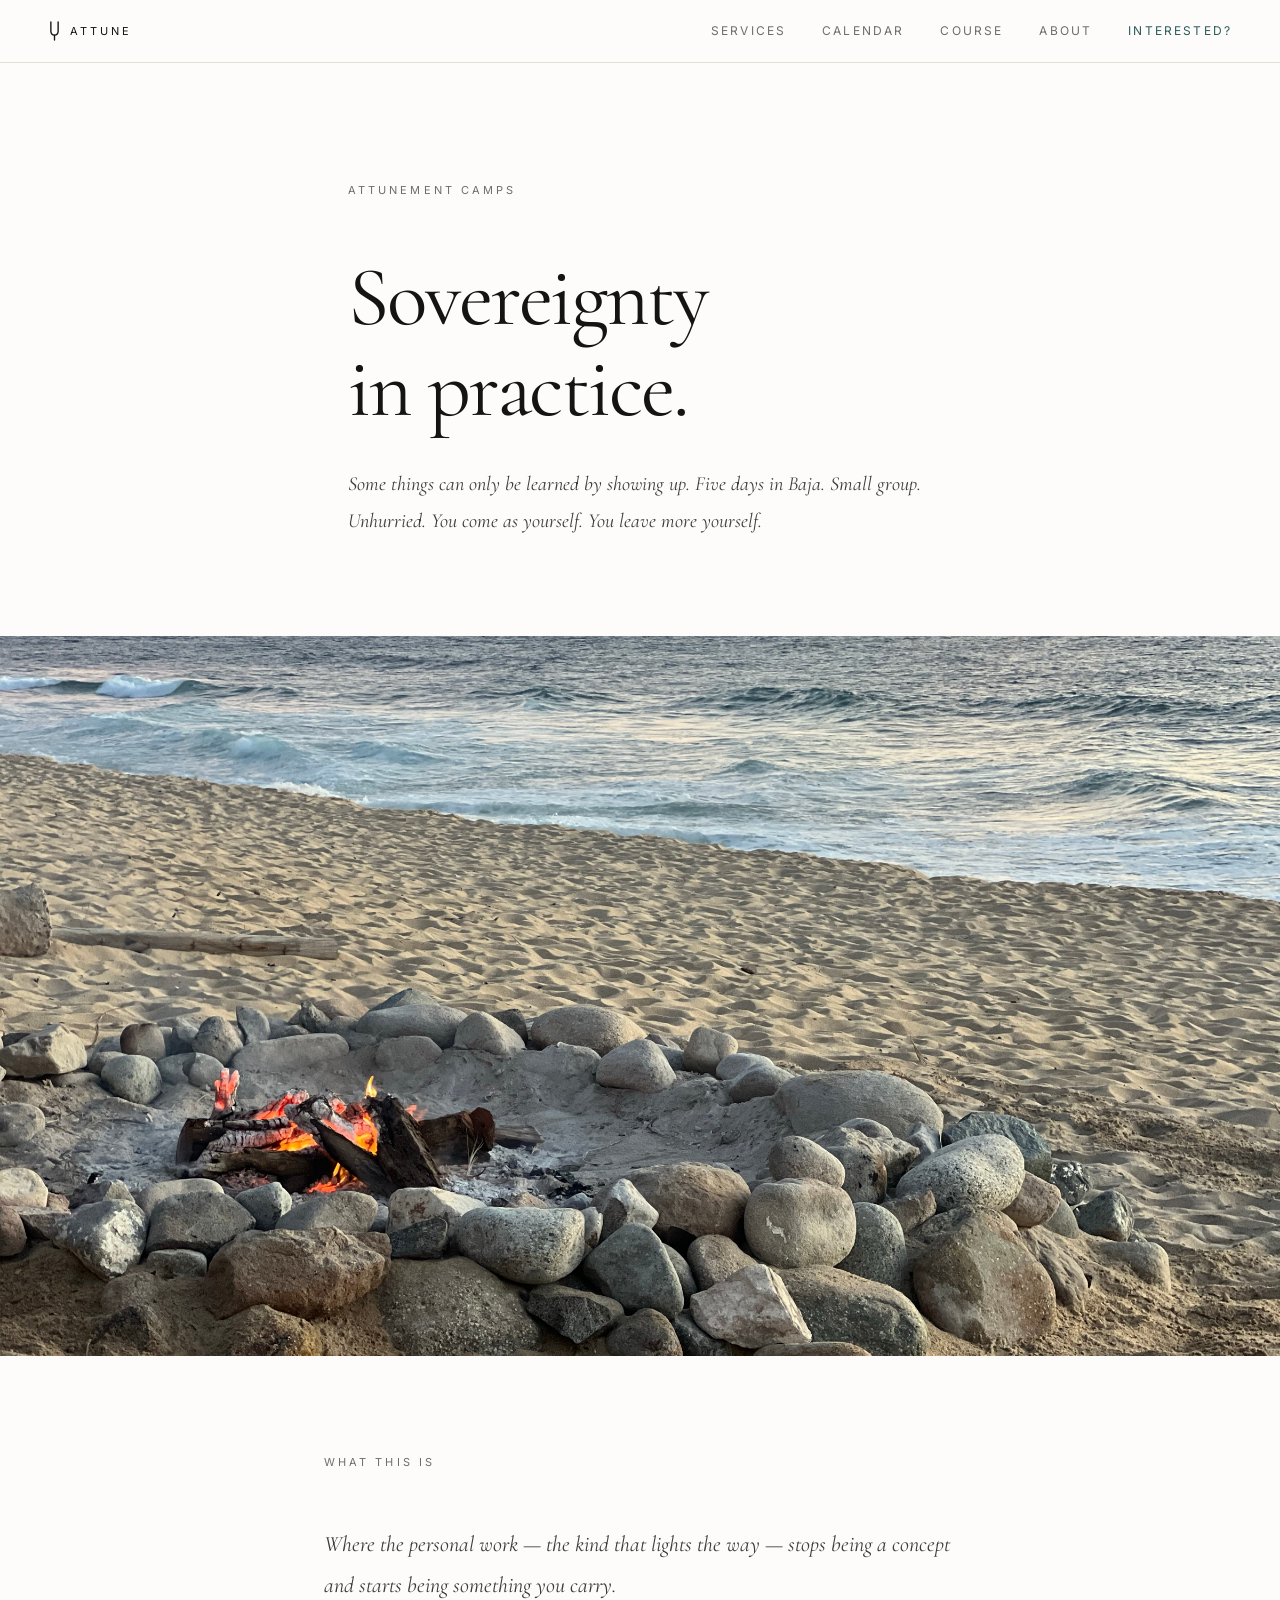
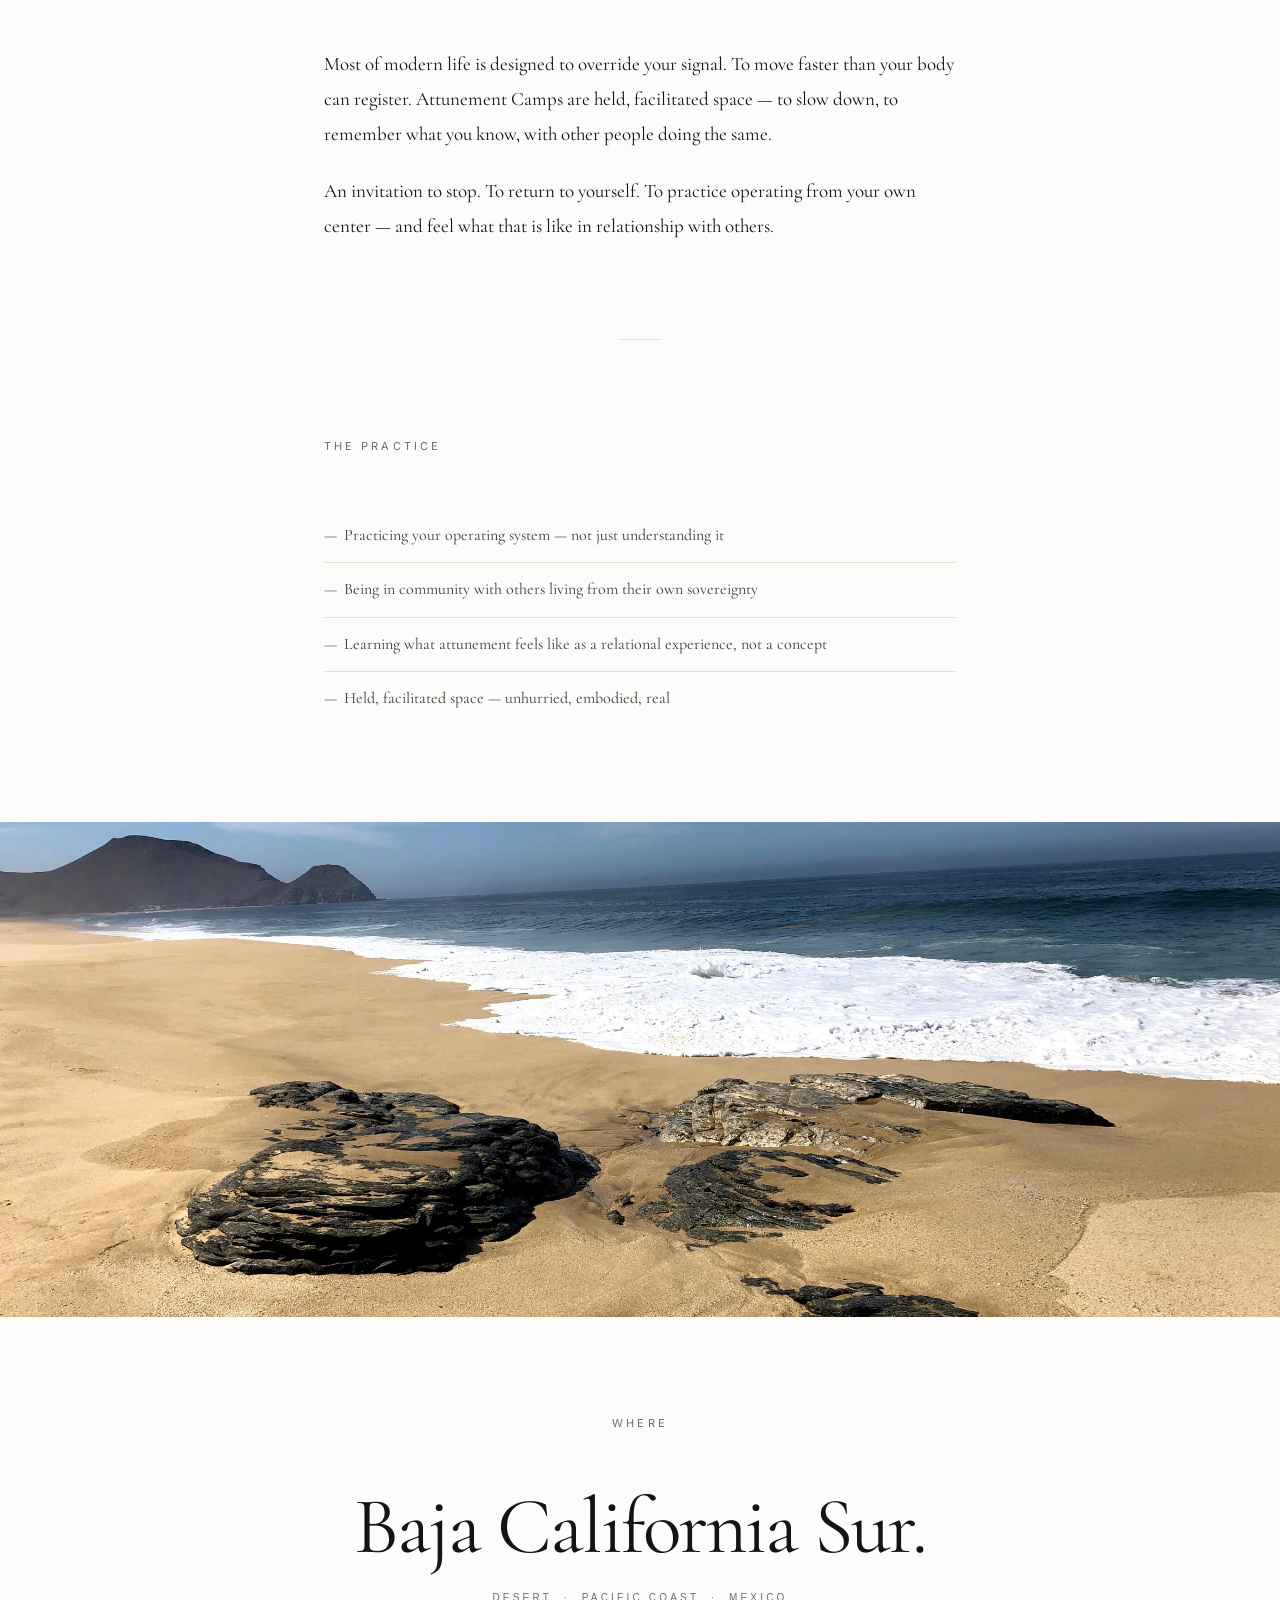
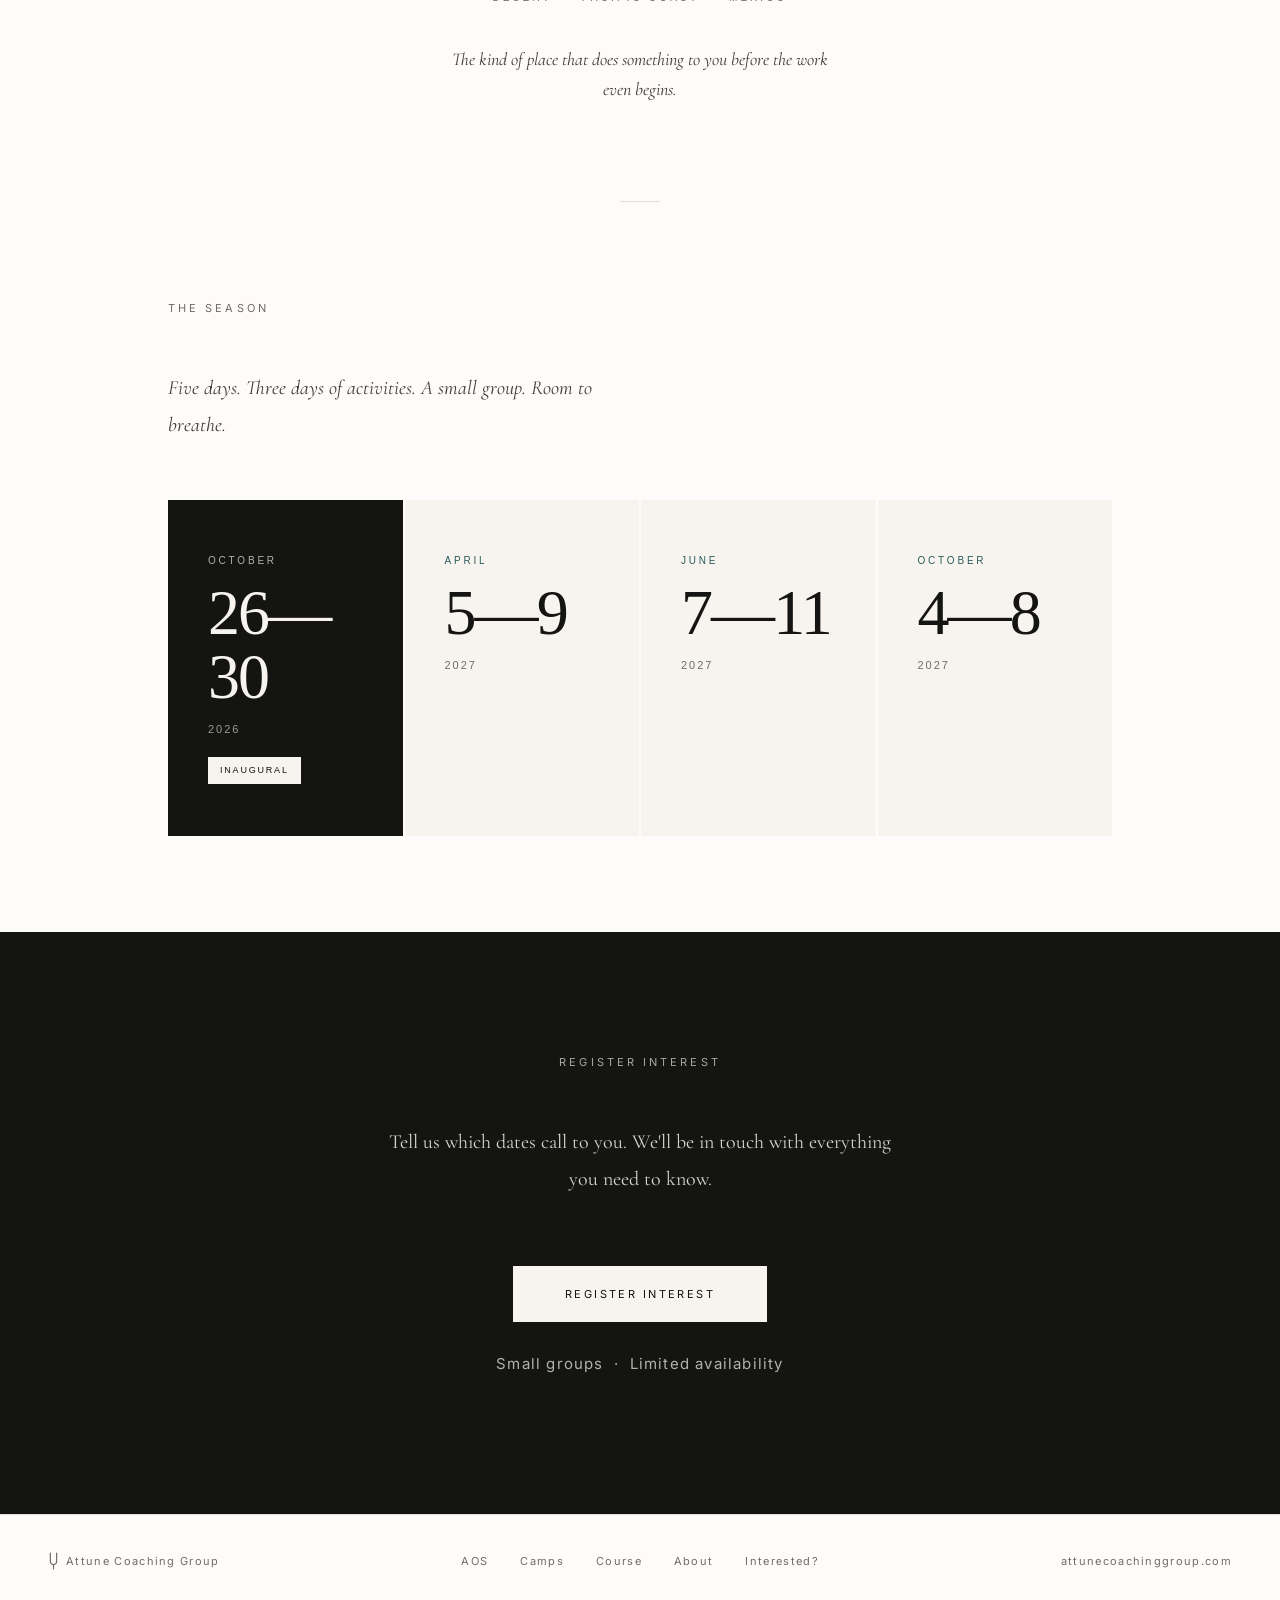
<file: camps.html>
<!DOCTYPE html>
<html lang="en">
<head>
  <meta charset="UTF-8">
  <meta name="viewport" content="width=device-width, initial-scale=1.0">
  <meta name="description" content="Attunement Camps — five days, small group, in-person in Baja California Sur. Where sovereignty stops being a concept and starts being something you live.">
  <meta property="og:type" content="website">
  <meta property="og:url" content="https://attunecoachinggroup.com/camps.html">
  <meta property="og:title" content="Attunement Camps — Attune">
  <meta property="og:description" content="Five days. Small group. Baja California Sur. Where sovereignty stops being a concept and starts being something you live.">
  <meta property="og:image" content="https://attunecoachinggroup.com/images/baja-beach.jpeg">
  <title>Attunement Camps — Attune</title>
  <link rel="icon" type="image/svg+xml" href="favicon.svg">
  <link rel="stylesheet" href="style.css">
  <style>
    .page-hero { padding: 180px 48px 96px; max-width: var(--max); margin: 0 auto; }
    .page-hero h1 { margin-bottom: 32px; }
    .page-hero p { font-size: 20px; color: var(--mid); font-style: italic; }

    /* LOCATION */
    .location-section {
      text-align: center;
      padding: 96px 24px;
    }
    .location-name {
      font-size: clamp(40px, 7vw, 80px);
      font-weight: normal;
      letter-spacing: -0.025em;
      line-height: 1.05;
      margin-bottom: 20px;
    }
    .location-sub {
      font-family: 'Helvetica Neue', Arial, sans-serif;
      font-size: 10px;
      letter-spacing: 0.32em;
      text-transform: uppercase;
      color: var(--muted);
      margin-bottom: 36px;
      display: block;
    }
    .location-detail {
      font-size: 18px;
      color: var(--mid);
      font-style: italic;
      max-width: 380px;
      margin: 0 auto 28px;
      line-height: 1.7;
    }
    .location-private {
      font-family: 'Helvetica Neue', Arial, sans-serif;
      font-size: 10px;
      letter-spacing: 0.22em;
      text-transform: uppercase;
      color: var(--muted);
    }

    /* CALENDAR */
    .dates-grid {
      display: grid;
      grid-template-columns: repeat(4, 1fr);
      gap: 2px;
      margin-top: 56px;
    }
    @media (max-width: 860px) { .dates-grid { grid-template-columns: 1fr 1fr; } }
    @media (max-width: 480px) { .dates-grid { grid-template-columns: 1fr; } }

    .date-card {
      background: var(--cream);
      padding: 52px 40px;
      display: flex;
      flex-direction: column;
      gap: 10px;
    }
    .date-card.inaugural {
      background: var(--dark);
    }
    .date-month {
      font-family: 'Helvetica Neue', Arial, sans-serif;
      font-size: 10px;
      letter-spacing: 0.28em;
      text-transform: uppercase;
      color: var(--accent);
    }
    .date-card.inaugural .date-month { color: rgba(247,244,239,0.7); }

    .date-range {
      font-size: clamp(44px, 5vw, 64px);
      font-family: 'Georgia', serif;
      font-weight: normal;
      line-height: 1;
      letter-spacing: -0.03em;
      color: var(--dark);
    }
    .date-card.inaugural .date-range { color: var(--cream); }

    .date-year {
      font-family: 'Helvetica Neue', Arial, sans-serif;
      font-size: 11px;
      letter-spacing: 0.18em;
      color: var(--muted);
    }
    .date-card.inaugural .date-year { color: rgba(247,244,239,0.6); }

    .date-badge {
      display: inline-block;
      align-self: flex-start;
      margin-top: 8px;
      font-family: 'Helvetica Neue', Arial, sans-serif;
      font-size: 9px;
      letter-spacing: 0.2em;
      text-transform: uppercase;
      color: var(--dark);
      background: var(--cream);
      padding: 5px 12px;
    }

    .photo-strip {
      width: 100%;
      display: block;
      object-fit: cover;
    }
    .photo-strip.tall { height: 80vh; }
    .photo-strip.mid { height: 55vh; }
    @media (max-width: 600px) {
      .photo-strip.tall { height: 60vw; }
      .photo-strip.mid { height: 50vw; }
    }
  </style>
</head>
<body>
<a class="skip-link" href="#main-content">Skip to main content</a>

<nav aria-label="Main navigation">
  <a href="index.html" class="nav-logo"><svg xmlns="http://www.w3.org/2000/svg" width="13" height="20" viewBox="0 0 14 22" fill="none" stroke="currentColor" stroke-width="1.5" stroke-linecap="round" stroke-linejoin="round" aria-hidden="true" focusable="false"><path d="M3 1v10q0 4.5 4 4.5q4 0 4-4.5v-10"/><line x1="7" y1="15.5" x2="7" y2="21"/></svg>Attune</a>
  <div class="nav-links">
    <a href="index.html#work">Services</a>
    <a href="calendar.html">Calendar</a>
    <a href="course.html">Course</a>
    <a href="about.html">About</a>
    <a href="apply.html" class="cta">Interested?</a>
  </div>
</nav>

<main id="main-content">
<div class="page-hero">
  <span class="label">Attunement Camps</span>
  <h1>Sovereignty<br>in practice.</h1>
  <p>Some things can only be learned by showing up. Five days in Baja. Small group. Unhurried. You come as yourself. You leave more yourself.</p>
</div>

<img src="images/campfire-beach.jpeg" alt="Campfire on the beach at dusk, Baja California Sur" class="photo-strip tall">

<section>
  <span class="label">What This Is</span>
  <p style="font-size: 22px; font-style: italic; color: var(--mid); margin-bottom: 40px;">Where the personal work — the kind that lights the way — stops being a concept and starts being something you carry.</p>
  <p>Most of modern life is designed to override your signal. To move faster than your body can register. Attunement Camps are held, facilitated space — to slow down, to remember what you know, with other people doing the same.</p>
  <p>An invitation to stop. To return to yourself. To practice operating from your own center — and feel what that is like in relationship with others.</p>
</section>

<div class="divider"></div>

<section>
  <span class="label">The Practice</span>
  <ul class="dashed">
    <li>Practicing your operating system — not just understanding it</li>
    <li>Being in community with others living from their own sovereignty</li>
    <li>Learning what attunement feels like as a relational experience, not a concept</li>
    <li>Held, facilitated space — unhurried, embodied, real</li>
  </ul>
</section>

<img src="images/baja-beach.jpeg" alt="Wild beach, Baja California Sur" class="photo-strip mid">

<!-- LOCATION -->
<div class="location-section">
  <span class="label">Where</span>
  <p class="location-name">Baja California Sur.</p>
  <span class="location-sub">Desert &nbsp;·&nbsp; Pacific Coast &nbsp;·&nbsp; Mexico</span>
  <p class="location-detail">The kind of place that does something to you before the work even begins.</p>
</div>

<div class="divider"></div>

<!-- CALENDAR -->
<section class="wide">
  <span class="label">The Season</span>
  <p style="font-size: 20px; color: var(--mid); font-style: italic; max-width: 480px;">Five days. Three days of activities. A small group. Room to breathe.</p>
  <div class="dates-grid">
    <div class="date-card inaugural">
      <span class="date-month">October</span>
      <span class="date-range">26—30</span>
      <span class="date-year">2026</span>
      <span class="date-badge">Inaugural</span>
    </div>
    <div class="date-card">
      <span class="date-month">April</span>
      <span class="date-range">5—9</span>
      <span class="date-year">2027</span>
    </div>
    <div class="date-card">
      <span class="date-month">June</span>
      <span class="date-range">7—11</span>
      <span class="date-year">2027</span>
    </div>
    <div class="date-card">
      <span class="date-month">October</span>
      <span class="date-range">4—8</span>
      <span class="date-year">2027</span>
    </div>
  </div>
</section>

<div class="cta-section">
  <span class="label">Register Interest</span>
  <p>Tell us which dates call to you. We'll be in touch with everything you need to know.</p>
  <a href="mailto:nicki@attunecoachinggroup.com,kathryn@attunecoachinggroup.com?subject=Attunement%20Camps%20%E2%80%94%20Let%27s%20connect&body=Hi%20Nicki%20and%20Kat%2C%0A%0AWhat%20resonated%20with%20me%3A%0A%0AWhat%20I%27m%20looking%20for%3A%0A%0A" class="btn btn-light">Register Interest</a>
  <p class="note">Small groups &nbsp;·&nbsp; Limited availability</p>
</div>

</main>

<footer>
  <span style="display:inline-flex;align-items:center;gap:7px;"><svg xmlns="http://www.w3.org/2000/svg" width="11" height="18" viewBox="0 0 14 22" fill="none" stroke="currentColor" stroke-width="1.5" stroke-linecap="round" stroke-linejoin="round"><path d="M3 1v10q0 4.5 4 4.5q4 0 4-4.5v-10"/><line x1="7" y1="15.5" x2="7" y2="21"/></svg>Attune Coaching Group</span>
  <div style="display:flex; gap: 32px;">
    <a href="aos.html">AOS</a>
    <a href="camps.html">Camps</a>
    <a href="course.html">Course</a>
    <a href="about.html">About</a>
    <a href="apply.html">Interested?</a>
  </div>
  <span>attunecoachinggroup.com</span>
</footer>

</body>
</html>
</file>
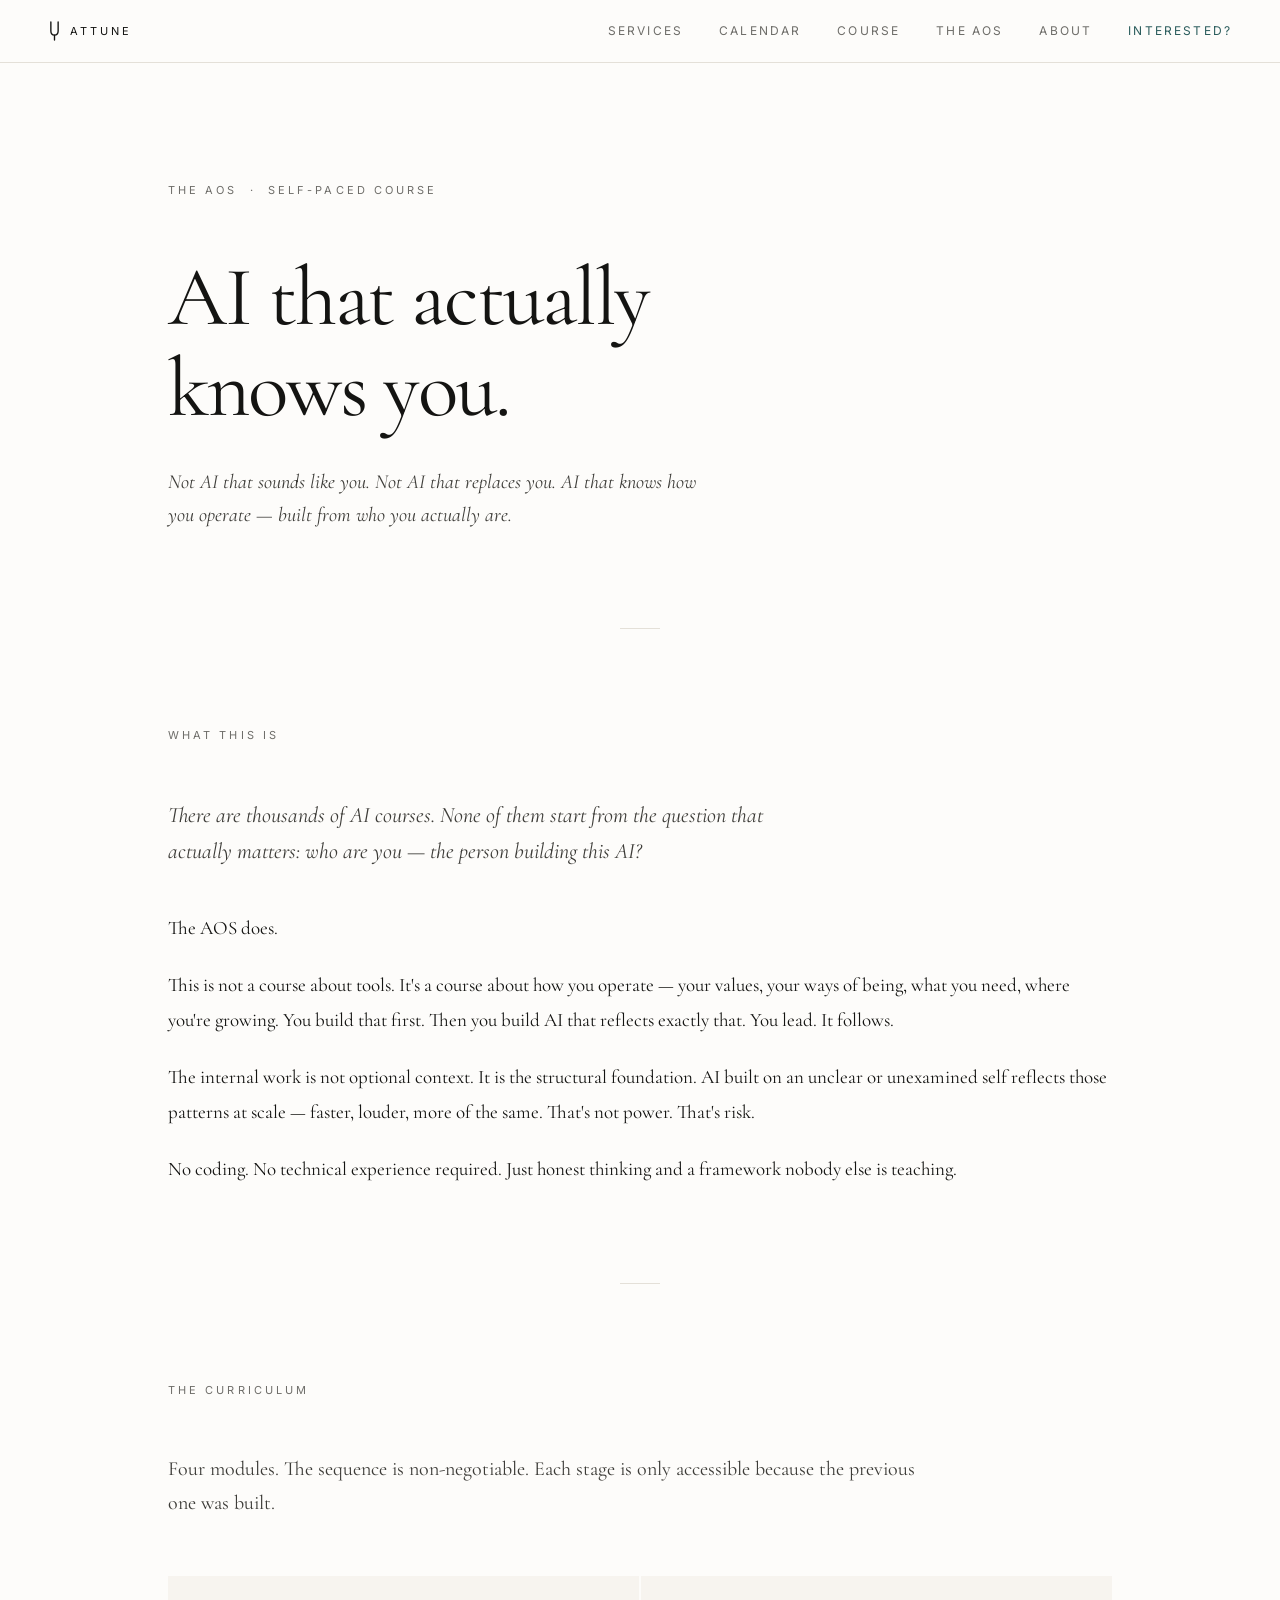
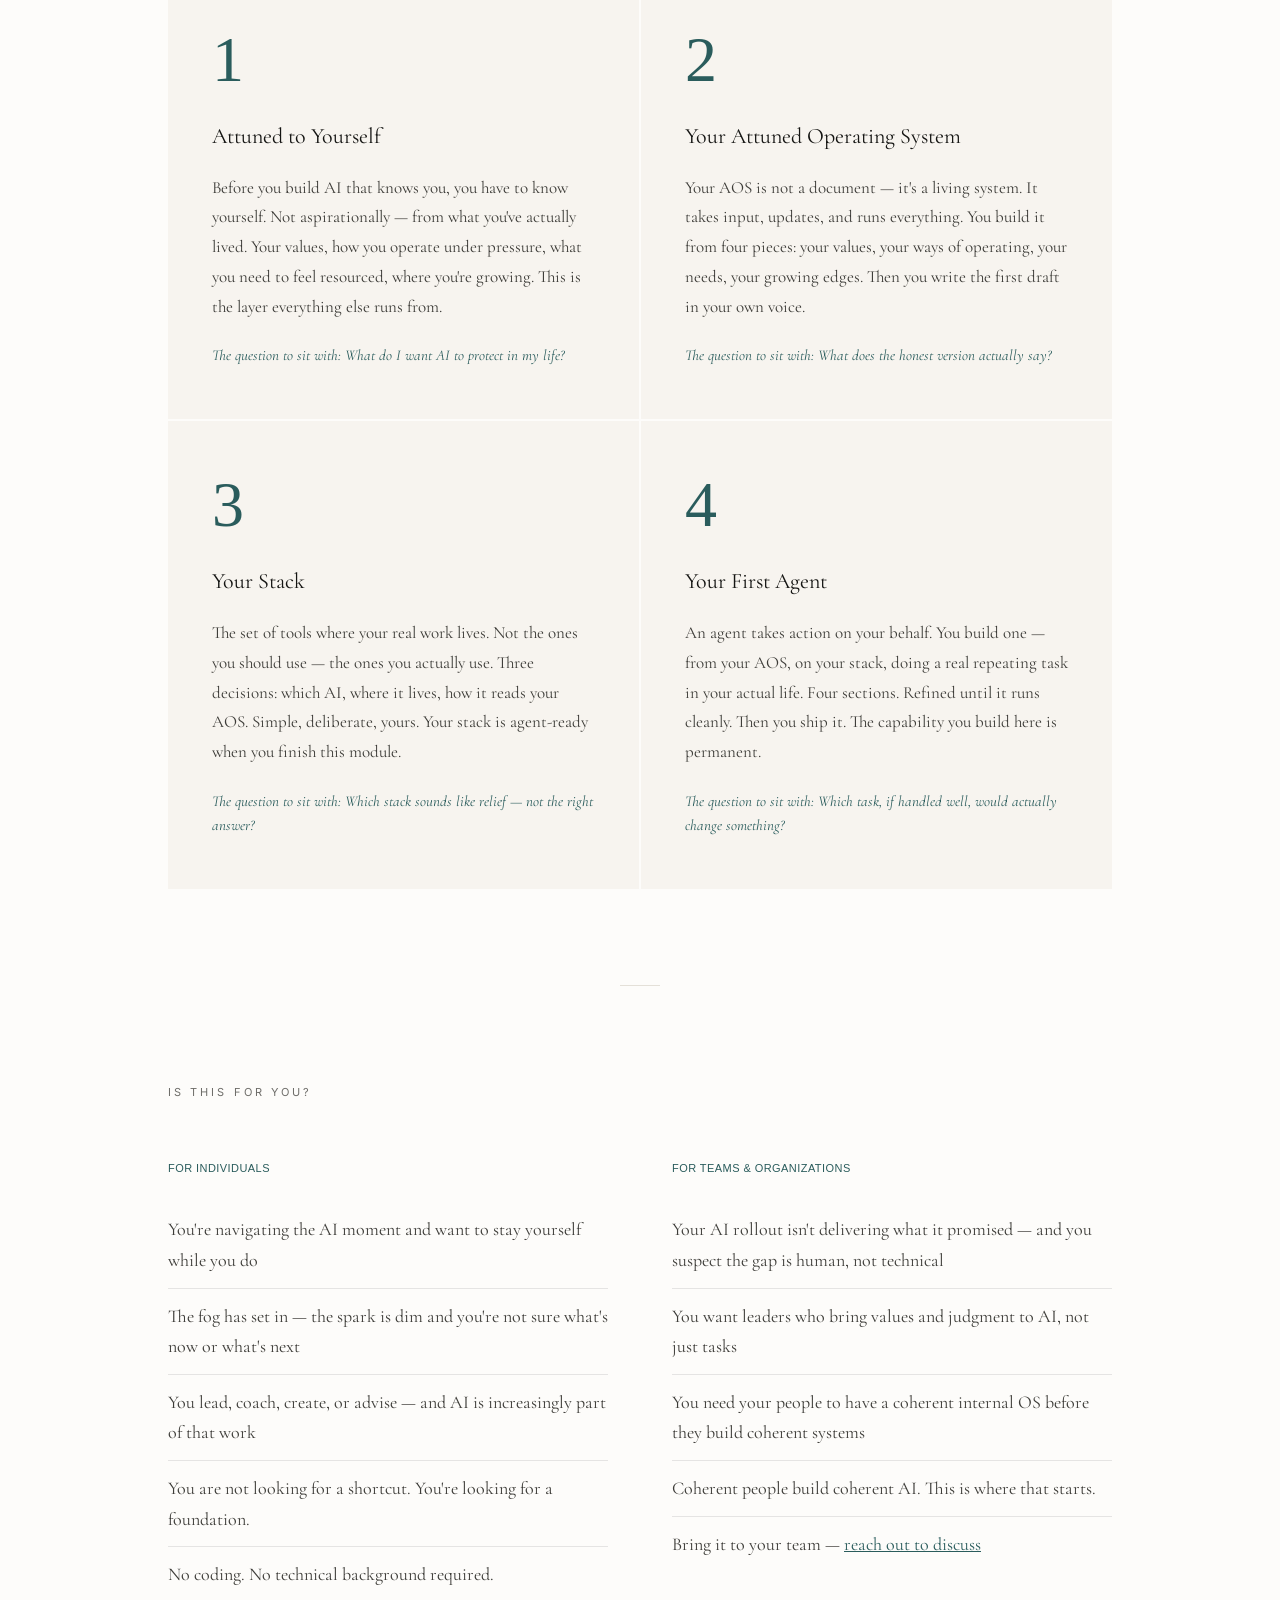
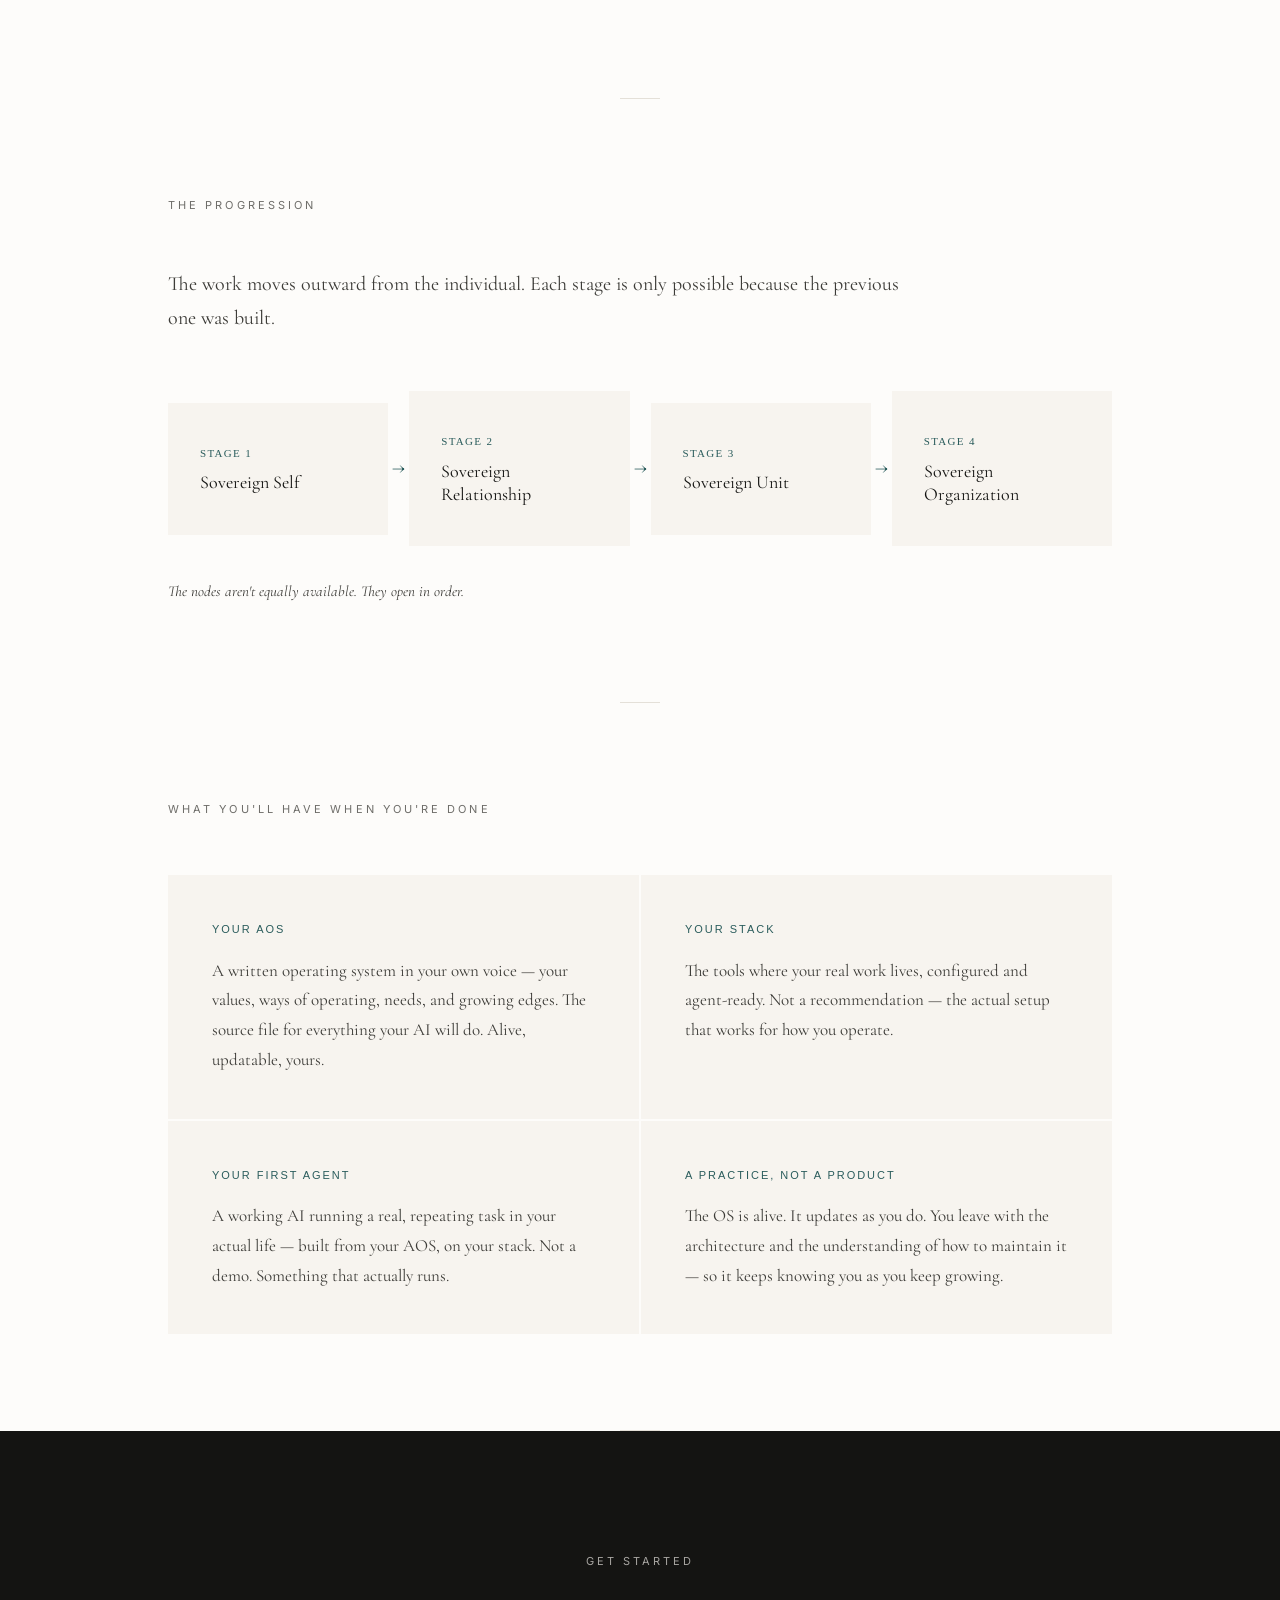
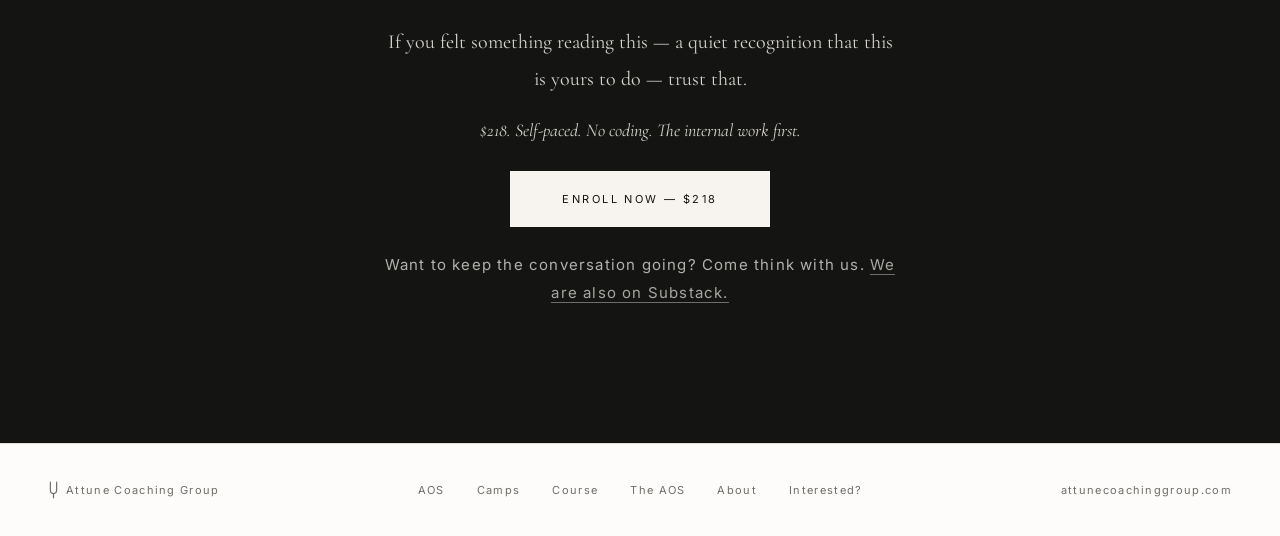
<file: course.html>
<!DOCTYPE html>
<html lang="en">
<head>
  <meta charset="UTF-8">
  <meta name="viewport" content="width=device-width, initial-scale=1.0">
  <meta name="description" content="The AOS — a self-paced course for people ready to build AI that actually knows them. Attunement first. No coding. No prior experience. $218.">
  <meta property="og:type" content="website">
  <meta property="og:url" content="https://attunecoachinggroup.com/course.html">
  <meta property="og:title" content="The AOS — Attune">
  <meta property="og:description" content="Build AI that actually knows you. The internal work is the prerequisite — not the warm-up. Self-paced. No coding required.">
  <meta property="og:image" content="https://attunecoachinggroup.com/images/baja-beach.jpeg">
  <title>The AOS — Attune</title>
  <link rel="icon" type="image/svg+xml" href="favicon.svg">
  <link rel="stylesheet" href="style.css">
  <style>
    /* HERO */
    .course-hero {
      padding: 180px 48px 96px;
      max-width: var(--wide);
      margin: 0 auto;
    }
    @media (max-width: 600px) { .course-hero { padding: 140px 24px 72px; } }
    .course-hero h1 { max-width: 700px; margin-bottom: 32px; }
    .course-hero .hero-sub {
      font-size: 20px;
      color: var(--mid);
      font-style: italic;
      max-width: 540px;
      line-height: 1.65;
    }

    /* MODULE GRID */
    .module-grid {
      display: grid;
      grid-template-columns: 1fr 1fr;
      gap: 2px;
      margin-top: 56px;
    }
    @media (max-width: 680px) { .module-grid { grid-template-columns: 1fr; } }
    .module-card {
      background: var(--cream);
      padding: 52px 44px;
    }
    .module-letter {
      font-family: 'Georgia', serif;
      font-size: 64px;
      font-weight: normal;
      line-height: 1;
      color: var(--accent);
      margin-bottom: 24px;
      letter-spacing: -0.02em;
    }
    .module-card h3 { font-size: 22px; margin-bottom: 16px; }
    .module-card p { font-size: 17px; color: var(--mid); line-height: 1.75; }
    .module-card .module-crux {
      font-size: 15px;
      color: var(--accent);
      font-style: italic;
      margin-top: 20px;
      line-height: 1.6;
    }

    /* FOR YOU SECTION */
    .for-you-grid {
      display: grid;
      grid-template-columns: 1fr 1fr;
      gap: 64px;
      margin-top: 56px;
    }
    @media (max-width: 680px) { .for-you-grid { grid-template-columns: 1fr; gap: 40px; } }
    .for-you-col h3 {
      font-size: 18px;
      margin-bottom: 24px;
      font-family: 'Helvetica Neue', Arial, sans-serif;
      font-weight: normal;
      letter-spacing: 0.04em;
      text-transform: uppercase;
      font-size: 11px;
      color: var(--accent);
    }
    .for-you-col ul { list-style: none; padding: 0; margin: 0; }
    .for-you-col ul li {
      font-size: 18px;
      color: var(--mid);
      line-height: 1.7;
      padding: 12px 0;
      border-bottom: 1px solid rgba(26,24,21,0.1);
    }
    .for-you-col ul li:last-child { border-bottom: none; }

    /* PROGRESSION */
    .progression-strip {
      display: flex;
      align-items: center;
      gap: 0;
      margin-top: 56px;
      flex-wrap: wrap;
    }
    .prog-step {
      flex: 1;
      min-width: 140px;
      padding: 40px 32px;
      background: var(--cream);
    }
    .prog-arrow {
      font-size: 20px;
      color: var(--accent);
      padding: 0 4px;
      flex-shrink: 0;
    }
    @media (max-width: 700px) {
      .progression-strip { flex-direction: column; }
      .prog-arrow { transform: rotate(90deg); padding: 4px 0; }
      .prog-step { width: 100%; min-width: unset; }
    }
    .prog-step .prog-num {
      font-family: 'Georgia', serif;
      font-size: 11px;
      letter-spacing: 0.12em;
      color: var(--accent);
      text-transform: uppercase;
      margin-bottom: 8px;
    }
    .prog-step .prog-title { font-size: 18px; color: var(--dark); line-height: 1.3; }

    /* OUTCOMES */
    .outcomes-grid {
      display: grid;
      grid-template-columns: 1fr 1fr;
      gap: 2px;
      margin-top: 56px;
    }
    @media (max-width: 640px) { .outcomes-grid { grid-template-columns: 1fr; } }
    .outcome-block {
      background: var(--cream);
      padding: 44px;
    }
    .outcome-block strong {
      display: block;
      font-family: 'Helvetica Neue', Arial, sans-serif;
      font-size: 11px;
      letter-spacing: 0.18em;
      text-transform: uppercase;
      color: var(--accent);
      margin-bottom: 16px;
      font-weight: normal;
    }
    .outcome-block p { font-size: 17px; color: var(--mid); line-height: 1.75; margin: 0; }

  </style>
</head>
<body>
<a class="skip-link" href="#main-content">Skip to main content</a>

<nav aria-label="Main navigation">
  <a href="index.html" class="nav-logo"><svg xmlns="http://www.w3.org/2000/svg" width="13" height="20" viewBox="0 0 14 22" fill="none" stroke="currentColor" stroke-width="1.5" stroke-linecap="round" stroke-linejoin="round" aria-hidden="true" focusable="false"><path d="M3 1v10q0 4.5 4 4.5q4 0 4-4.5v-10"/><line x1="7" y1="15.5" x2="7" y2="21"/></svg>Attune</a>
  <div class="nav-links">
    <a href="index.html#work">Services</a>
    <a href="calendar.html">Calendar</a>
    <a href="course.html">Course</a>
    <a href="https://nickimollet.substack.com/s/the-aos" target="_blank" rel="noopener">The AOS</a>
    <a href="about.html">About</a>
    <a href="apply.html" class="cta">Interested?</a>
  </div>
</nav>

<main id="main-content">

<!-- HERO -->
<div class="course-hero">
  <span class="label">The AOS &nbsp;·&nbsp; Self-Paced Course</span>
  <h1>AI that actually<br>knows you.</h1>
  <p class="hero-sub">Not AI that sounds like you. Not AI that replaces you. AI that knows how you operate — built from who you actually are.</p>
</div>

<div class="divider"></div>

<!-- WHAT THIS IS -->
<section class="wide">
  <span class="label">What This Is</span>
  <p style="font-size: 22px; font-style: italic; color: var(--mid); max-width: 640px; line-height: 1.65; margin-bottom: 40px;">There are thousands of AI courses. None of them start from the question that actually matters: <em>who are you — the person building this AI?</em></p>
  <p>The AOS does.</p>
  <p>This is not a course about tools. It's a course about how you operate — your values, your ways of being, what you need, where you're growing. You build that first. Then you build AI that reflects exactly that. You lead. It follows.</p>
  <p>The internal work is not optional context. It is the structural foundation. AI built on an unclear or unexamined self reflects those patterns at scale — faster, louder, more of the same. That's not power. That's risk.</p>
  <p>No coding. No technical experience required. Just honest thinking and a framework nobody else is teaching.</p>
</section>

<div class="divider"></div>

<!-- THE CURRICULUM -->
<section class="wide">
  <span class="label">The Curriculum</span>
  <p style="font-size: 20px; color: var(--mid); max-width: 760px; margin-top: 8px; line-height: 1.7;">Four modules. The sequence is non-negotiable. Each stage is only accessible because the previous one was built.</p>
  <div class="module-grid">
    <div class="module-card">
      <div class="module-letter">1</div>
      <h3>Attuned to Yourself</h3>
      <p>Before you build AI that knows you, you have to know yourself. Not aspirationally — from what you've actually lived. Your values, how you operate under pressure, what you need to feel resourced, where you're growing. This is the layer everything else runs from.</p>
      <p class="module-crux">The question to sit with: What do I want AI to protect in my life?</p>
    </div>
    <div class="module-card">
      <div class="module-letter">2</div>
      <h3>Your Attuned Operating System</h3>
      <p>Your AOS is not a document — it's a living system. It takes input, updates, and runs everything. You build it from four pieces: your values, your ways of operating, your needs, your growing edges. Then you write the first draft in your own voice.</p>
      <p class="module-crux">The question to sit with: What does the honest version actually say?</p>
    </div>
    <div class="module-card">
      <div class="module-letter">3</div>
      <h3>Your Stack</h3>
      <p>The set of tools where your real work lives. Not the ones you should use — the ones you actually use. Three decisions: which AI, where it lives, how it reads your AOS. Simple, deliberate, yours. Your stack is agent-ready when you finish this module.</p>
      <p class="module-crux">The question to sit with: Which stack sounds like relief — not the right answer?</p>
    </div>
    <div class="module-card">
      <div class="module-letter">4</div>
      <h3>Your First Agent</h3>
      <p>An agent takes action on your behalf. You build one — from your AOS, on your stack, doing a real repeating task in your actual life. Four sections. Refined until it runs cleanly. Then you ship it. The capability you build here is permanent.</p>
      <p class="module-crux">The question to sit with: Which task, if handled well, would actually change something?</p>
    </div>
  </div>
</section>

<div class="divider"></div>

<!-- WHO IT'S FOR -->
<section class="wide">
  <span class="label">Is This For You?</span>
  <div class="for-you-grid">
    <div class="for-you-col">
      <h3>For individuals</h3>
      <ul>
        <li>You're navigating the AI moment and want to stay yourself while you do</li>
        <li>The fog has set in — the spark is dim and you're not sure what's now or what's next</li>
        <li>You lead, coach, create, or advise — and AI is increasingly part of that work</li>
        <li>You are not looking for a shortcut. You're looking for a foundation.</li>
        <li>No coding. No technical background required.</li>
      </ul>
    </div>
    <div class="for-you-col">
      <h3>For teams &amp; organizations</h3>
      <ul>
        <li>Your AI rollout isn't delivering what it promised — and you suspect the gap is human, not technical</li>
        <li>You want leaders who bring values and judgment to AI, not just tasks</li>
        <li>You need your people to have a coherent internal OS before they build coherent systems</li>
        <li>Coherent people build coherent AI. This is where that starts.</li>
        <li>Bring it to your team — <a href="apply.html" style="color: var(--accent);">reach out to discuss</a></li>
      </ul>
    </div>
  </div>
</section>

<div class="divider"></div>

<!-- THE PROGRESSION -->
<section class="wide">
  <span class="label">The Progression</span>
  <p style="font-size: 20px; color: var(--mid); max-width: 760px; margin-top: 8px; margin-bottom: 0; line-height: 1.7;">The work moves outward from the individual. Each stage is only possible because the previous one was built.</p>
  <div class="progression-strip">
    <div class="prog-step">
      <div class="prog-num">Stage 1</div>
      <div class="prog-title">Sovereign Self</div>
    </div>
    <div class="prog-arrow">→</div>
    <div class="prog-step">
      <div class="prog-num">Stage 2</div>
      <div class="prog-title">Sovereign Relationship</div>
    </div>
    <div class="prog-arrow">→</div>
    <div class="prog-step">
      <div class="prog-num">Stage 3</div>
      <div class="prog-title">Sovereign Unit</div>
    </div>
    <div class="prog-arrow">→</div>
    <div class="prog-step">
      <div class="prog-num">Stage 4</div>
      <div class="prog-title">Sovereign Organization</div>
    </div>
  </div>
  <p style="font-size: 15px; color: var(--mid); font-style: italic; margin-top: 32px;">The nodes aren't equally available. They open in order.</p>
</section>

<div class="divider"></div>

<!-- WHAT YOU'LL BUILD -->
<section class="wide">
  <span class="label">What You'll Have When You're Done</span>
  <div class="outcomes-grid">
    <div class="outcome-block">
      <strong>Your AOS</strong>
      <p>A written operating system in your own voice — your values, ways of operating, needs, and growing edges. The source file for everything your AI will do. Alive, updatable, yours.</p>
    </div>
    <div class="outcome-block">
      <strong>Your stack</strong>
      <p>The tools where your real work lives, configured and agent-ready. Not a recommendation — the actual setup that works for how you operate.</p>
    </div>
    <div class="outcome-block">
      <strong>Your first agent</strong>
      <p>A working AI running a real, repeating task in your actual life — built from your AOS, on your stack. Not a demo. Something that actually runs.</p>
    </div>
    <div class="outcome-block">
      <strong>A practice, not a product</strong>
      <p>The OS is alive. It updates as you do. You leave with the architecture and the understanding of how to maintain it — so it keeps knowing you as you keep growing.</p>
    </div>
  </div>
</section>

<div class="divider"></div>

<!-- CTA -->
<div class="cta-section">
  <span class="label">Get Started</span>
  <p>If you felt something reading this — a quiet recognition that this is yours to do — trust that.</p>
  <p style="font-style: italic; font-size: 18px;">$218. Self-paced. No coding. The internal work first.</p>
  <a href="https://nicki-mollet.mykajabi.com/offers/NSTBYwdZ" class="btn btn-light" style="display:inline-block;margin-top:8px;">Enroll Now — $218</a>
  <p class="note" style="margin-top: 24px;">Want to keep the conversation going? Come think with us. <a href="https://nickimollet.substack.com/s/the-aos" target="_blank" rel="noopener" style="color: rgba(247,244,239,0.65); text-decoration: none; border-bottom: 1px solid rgba(247,244,239,0.4);">We are also on Substack.</a></p>
</div>

</main>

<footer>
  <span style="display:inline-flex;align-items:center;gap:7px;"><svg xmlns="http://www.w3.org/2000/svg" width="11" height="18" viewBox="0 0 14 22" fill="none" stroke="currentColor" stroke-width="1.5" stroke-linecap="round" stroke-linejoin="round"><path d="M3 1v10q0 4.5 4 4.5q4 0 4-4.5v-10"/><line x1="7" y1="15.5" x2="7" y2="21"/></svg>Attune Coaching Group</span>
  <div style="display:flex; gap: 32px;">
    <a href="aos.html">AOS</a>
    <a href="camps.html">Camps</a>
    <a href="course.html">Course</a>
    <a href="https://nickimollet.substack.com/s/the-aos" target="_blank" rel="noopener">The AOS</a>
    <a href="about.html">About</a>
    <a href="apply.html">Interested?</a>
  </div>
  <span>attunecoachinggroup.com</span>
</footer>

</body>
</html>
</file>
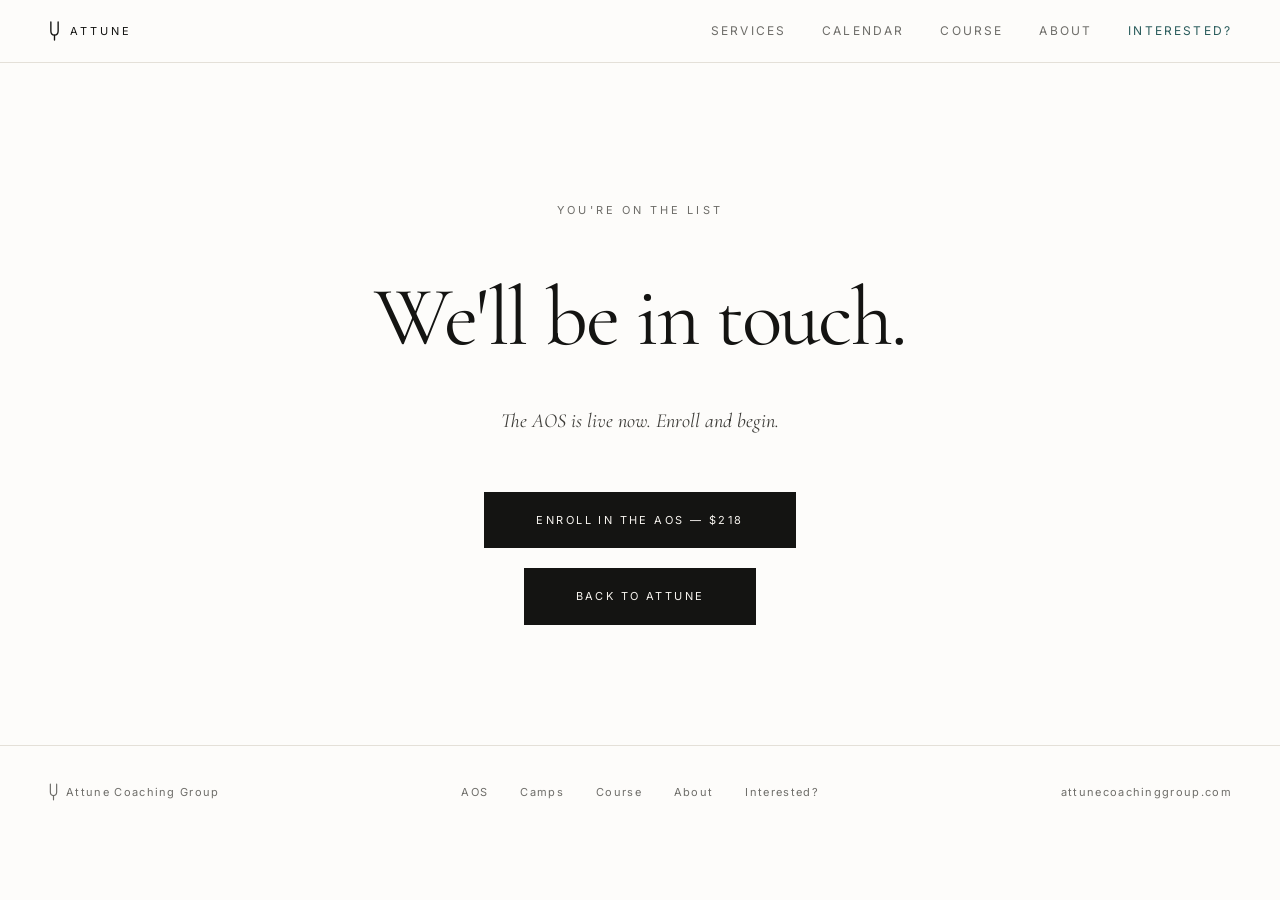
<file: thank-you.html>
<!DOCTYPE html>
<html lang="en">
<head>
  <meta charset="UTF-8">
  <meta name="viewport" content="width=device-width, initial-scale=1.0">
  <title>You're on the list — Attune</title>
  <link rel="icon" type="image/svg+xml" href="favicon.svg">
  <link rel="stylesheet" href="style.css">
</head>
<body>
<a class="skip-link" href="#main-content">Skip to main content</a>

<nav aria-label="Main navigation">
  <a href="index.html" class="nav-logo"><svg xmlns="http://www.w3.org/2000/svg" width="13" height="20" viewBox="0 0 14 22" fill="none" stroke="currentColor" stroke-width="1.5" stroke-linecap="round" stroke-linejoin="round" aria-hidden="true" focusable="false"><path d="M3 1v10q0 4.5 4 4.5q4 0 4-4.5v-10"/><line x1="7" y1="15.5" x2="7" y2="21"/></svg>Attune</a>
  <div class="nav-links">
    <a href="index.html#work">Services</a>
    <a href="calendar.html">Calendar</a>
    <a href="course.html">Course</a>
    <a href="about.html">About</a>
    <a href="apply.html" class="cta">Interested?</a>
  </div>
</nav>

<main id="main-content">
<section style="text-align: center; padding: 200px 24px 120px;">
  <span class="label">You're on the list</span>
  <h1 style="max-width: 560px; margin: 0 auto 40px;">We'll be in touch.</h1>
  <p style="font-size: 20px; color: var(--mid); font-style: italic; max-width: 440px; margin: 0 auto 52px;">The AOS is live now. Enroll and begin.</p>
  <a href="https://nicki-mollet.mykajabi.com/offers/NSTBYwdZ" class="btn btn-dark" style="margin-bottom: 20px;">Enroll in The AOS — $218</a>
  <br><a href="index.html" class="btn btn-dark">Back to Attune</a>
</section>
</main>

<footer>
  <span style="display:inline-flex;align-items:center;gap:7px;"><svg xmlns="http://www.w3.org/2000/svg" width="11" height="18" viewBox="0 0 14 22" fill="none" stroke="currentColor" stroke-width="1.5" stroke-linecap="round" stroke-linejoin="round" aria-hidden="true" focusable="false"><path d="M3 1v10q0 4.5 4 4.5q4 0 4-4.5v-10"/><line x1="7" y1="15.5" x2="7" y2="21"/></svg>Attune Coaching Group</span>
  <div style="display:flex; gap: 32px;">
    <a href="aos.html">AOS</a>
    <a href="camps.html">Camps</a>
    <a href="course.html">Course</a>
    <a href="about.html">About</a>
    <a href="apply.html">Interested?</a>
  </div>
  <span>attunecoachinggroup.com</span>
</footer>

</body>
</html>
</file>
<file: style.css>
@import url('https://fonts.googleapis.com/css2?family=Cormorant+Garamond:ital,wght@0,300;0,400;0,500;1,300;1,400;1,500&family=Inter:wght@300;400;500&display=swap');

*, *::before, *::after { box-sizing: border-box; margin: 0; padding: 0; }

:root {
  --cream: #F7F4EF;
  --white: #FDFCFA;
  --dark: #141412;
  --mid: #3D3C38;
  --muted: #6E6D69;
  --accent: #2A5C5C;
  --rule: #E4E0D8;
  --max: 680px;
  --wide: 1040px;
}

html { scroll-behavior: smooth; }

/* Skip navigation — visible on focus only */
.skip-link {
  position: absolute;
  top: -56px;
  left: 24px;
  z-index: 999;
  padding: 14px 24px;
  background: var(--accent);
  color: #fff;
  font-family: 'Inter', 'Helvetica Neue', Arial, sans-serif;
  font-size: 14px;
  letter-spacing: 0.05em;
  text-decoration: none;
  border-radius: 0 0 4px 4px;
  transition: top 0.15s ease;
}
.skip-link:focus { top: 0; }

/* Keyboard focus — visible and styled */
:focus-visible {
  outline: 2px solid var(--accent);
  outline-offset: 3px;
}
a:focus-visible { border-radius: 1px; }

body {
  background: var(--white);
  color: var(--dark);
  font-family: 'Cormorant Garamond', Georgia, serif;
  font-size: 19px;
  line-height: 1.85;
  -webkit-font-smoothing: antialiased;
}

/* NAV */
nav {
  position: fixed;
  top: 0; left: 0; right: 0;
  z-index: 100;
  padding: 20px 48px;
  display: flex;
  justify-content: space-between;
  align-items: center;
  background: rgba(253,252,250,0.92);
  backdrop-filter: blur(12px);
  border-bottom: 1px solid var(--rule);
}
.nav-logo {
  font-family: 'Inter', 'Helvetica Neue', Arial, sans-serif;
  font-size: 11px;
  letter-spacing: 0.28em;
  text-transform: uppercase;
  color: var(--dark);
  text-decoration: none;
  display: inline-flex;
  align-items: center;
  gap: 9px;
}
.nav-logo svg { flex-shrink: 0; }
.nav-links {
  display: flex;
  gap: 36px;
  align-items: center;
}
.nav-links a {
  font-family: 'Inter', 'Helvetica Neue', Arial, sans-serif;
  font-size: 12px;
  letter-spacing: 0.18em;
  text-transform: uppercase;
  color: var(--muted);
  text-decoration: none;
  transition: color 0.2s;
}
.nav-links a:hover { color: var(--dark); }
.nav-links a.cta { color: var(--accent); }

/* LAYOUT */
section {
  max-width: var(--max);
  margin: 0 auto;
  padding: 96px 24px;
}
section.wide {
  max-width: var(--wide);
  padding: 96px 48px;
}
section.full {
  max-width: 100%;
  padding: 120px 48px;
}
@media (max-width: 600px) {
  nav { padding: 20px 24px; }
  section, section.wide, section.full { padding: 72px 24px; }
  .nav-links a:not(.cta):not(.nav-primary) { display: none; }
  .nav-links { gap: 20px; }
}

/* TYPOGRAPHY */
.label {
  font-family: 'Inter', 'Helvetica Neue', Arial, sans-serif;
  font-size: 11px;
  letter-spacing: 0.28em;
  text-transform: uppercase;
  color: var(--muted);
  margin-bottom: 52px;
  display: block;
}
h1 {
  font-size: clamp(44px, 7vw, 84px);
  font-weight: normal;
  line-height: 1.08;
  letter-spacing: -0.025em;
}
h2 {
  font-size: clamp(28px, 4vw, 44px);
  font-weight: normal;
  line-height: 1.2;
  letter-spacing: -0.01em;
}
h3 {
  font-size: 22px;
  font-weight: normal;
  margin-bottom: 16px;
}
p { margin-bottom: 22px; }
p:last-child { margin-bottom: 0; }
em { font-style: italic; }

/* DIVIDER */
.divider {
  width: 40px;
  height: 1px;
  background: var(--rule);
  margin: 0 auto;
}

/* BUTTONS */
.btn {
  display: inline-block;
  font-family: 'Inter', 'Helvetica Neue', Arial, sans-serif;
  font-size: 11px;
  letter-spacing: 0.22em;
  text-transform: uppercase;
  text-decoration: none;
  padding: 18px 52px;
  transition: opacity 0.2s;
}
.btn-dark { background: var(--dark); color: var(--cream); }
.btn-light { background: var(--cream); color: var(--dark); }
.btn:hover { opacity: 0.75; }

/* CTA SECTION */
.cta-section {
  background: var(--dark);
  color: var(--cream);
  text-align: center;
  padding: 120px 24px;
}
.cta-section .label { color: rgba(247,244,239,0.65); }
.cta-section p { color: rgba(247,244,239,0.85); max-width: 520px; margin: 0 auto 16px; font-size: 20px; }
.cta-section .note { font-size: 15px; font-family: 'Inter', 'Helvetica Neue', Arial, sans-serif; letter-spacing: 0.08em; color: rgba(247,244,239,0.7); margin-top: 28px; }
.cta-section .btn { margin-top: 52px; }

.offer-subtitle {
  font-family: 'Inter', 'Helvetica Neue', Arial, sans-serif;
  font-size: 10px;
  letter-spacing: 0.14em;
  text-transform: uppercase;
  margin-bottom: 20px;
  font-style: normal;
  display: block;
}
.offer-card.featured .offer-subtitle { color: rgba(247,244,239,0.65); }
.offer-card .offer-subtitle { color: var(--muted); }

/* FOOTER */
footer {
  padding: 36px 48px;
  display: flex;
  justify-content: space-between;
  align-items: center;
  font-family: 'Inter', 'Helvetica Neue', Arial, sans-serif;
  font-size: 11px;
  letter-spacing: 0.12em;
  color: var(--muted);
  border-top: 1px solid var(--rule);
}
footer a { color: var(--muted); text-decoration: none; }
footer a:hover { color: var(--dark); }
@media (max-width: 600px) {
  footer { flex-direction: column; gap: 12px; text-align: center; padding: 36px 24px; }
}

/* LISTS */
ul.clean { list-style: none; }
ul.clean li {
  padding: 14px 0;
  font-size: 16px;
  line-height: 1.6;
  color: var(--mid);
  border-bottom: 1px solid var(--rule);
}
ul.clean li:last-child { border-bottom: none; }

ul.dashed { list-style: none; }
ul.dashed li {
  padding: 14px 0 14px 20px;
  font-size: 16px;
  line-height: 1.6;
  color: var(--mid);
  border-bottom: 1px solid var(--rule);
  position: relative;
}
ul.dashed li::before { content: '—'; position: absolute; left: 0; color: var(--accent); }
ul.dashed li:last-child { border-bottom: none; }
</file>
